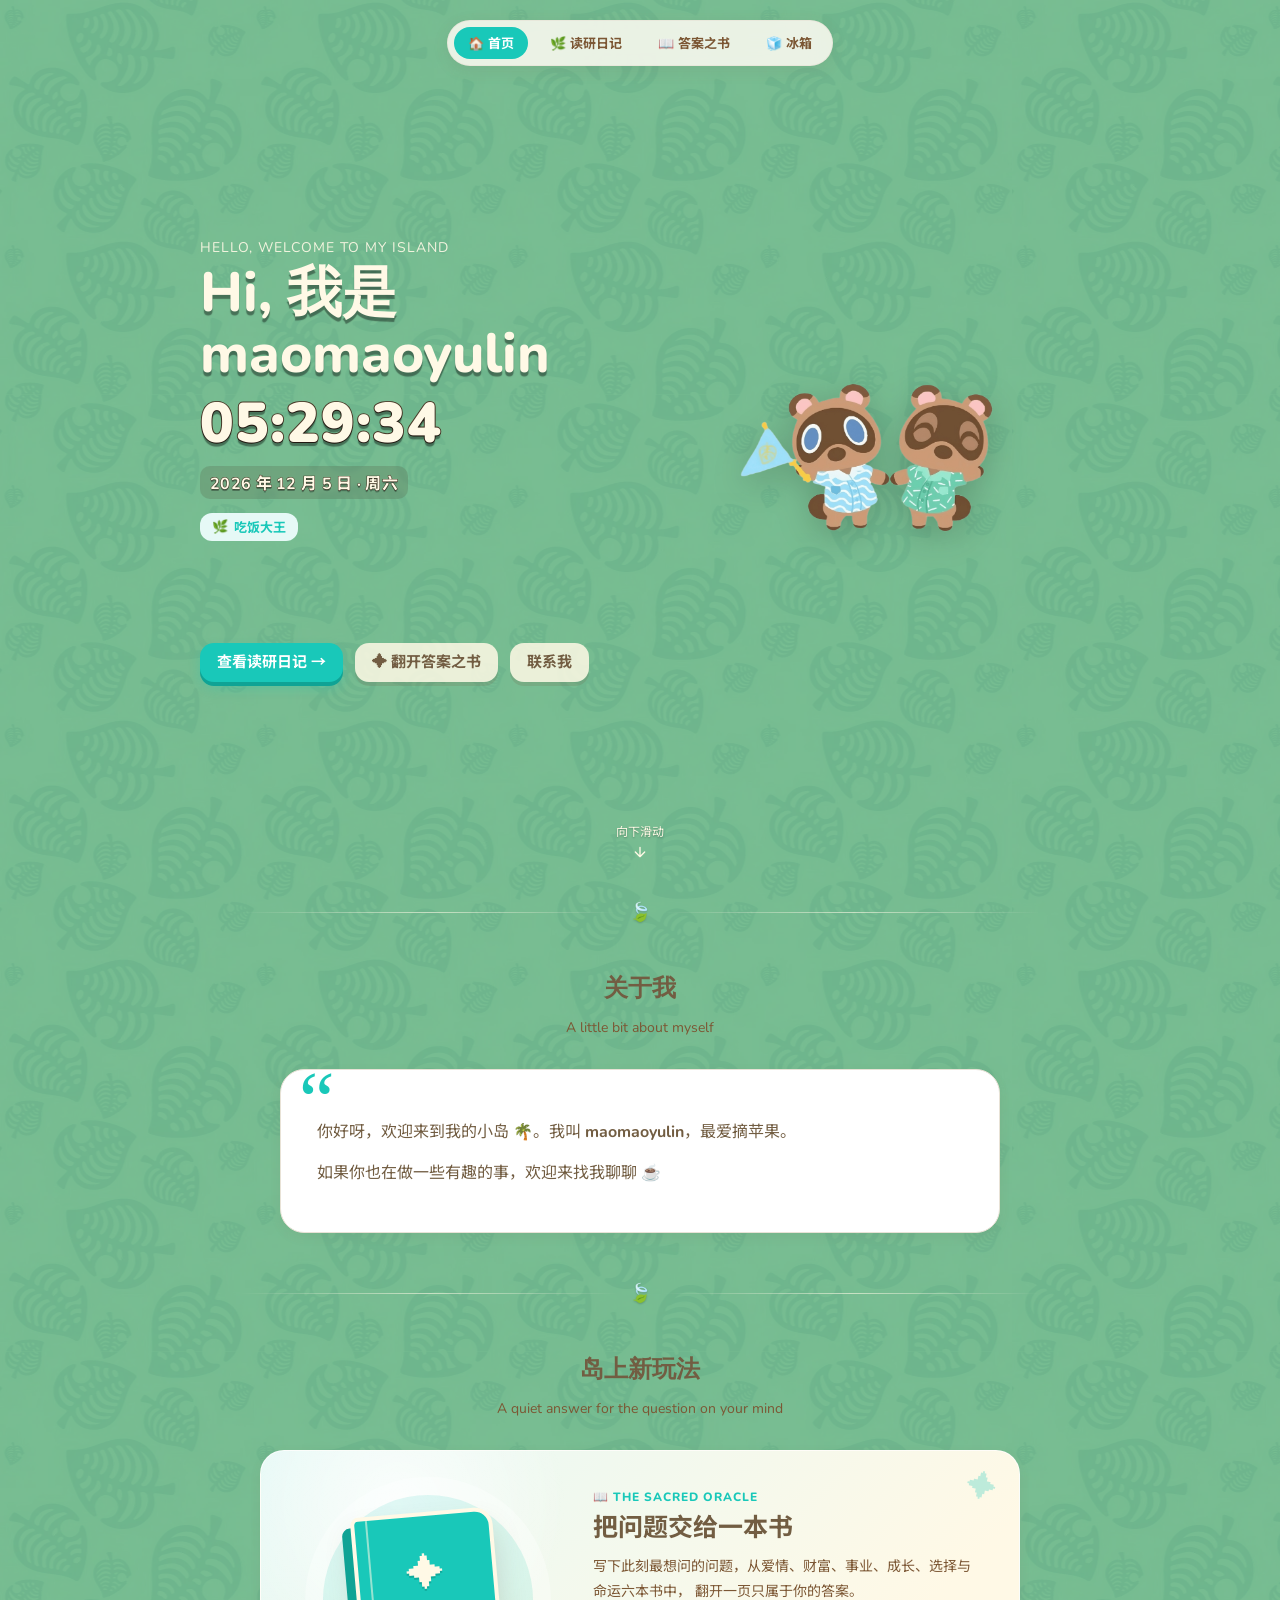
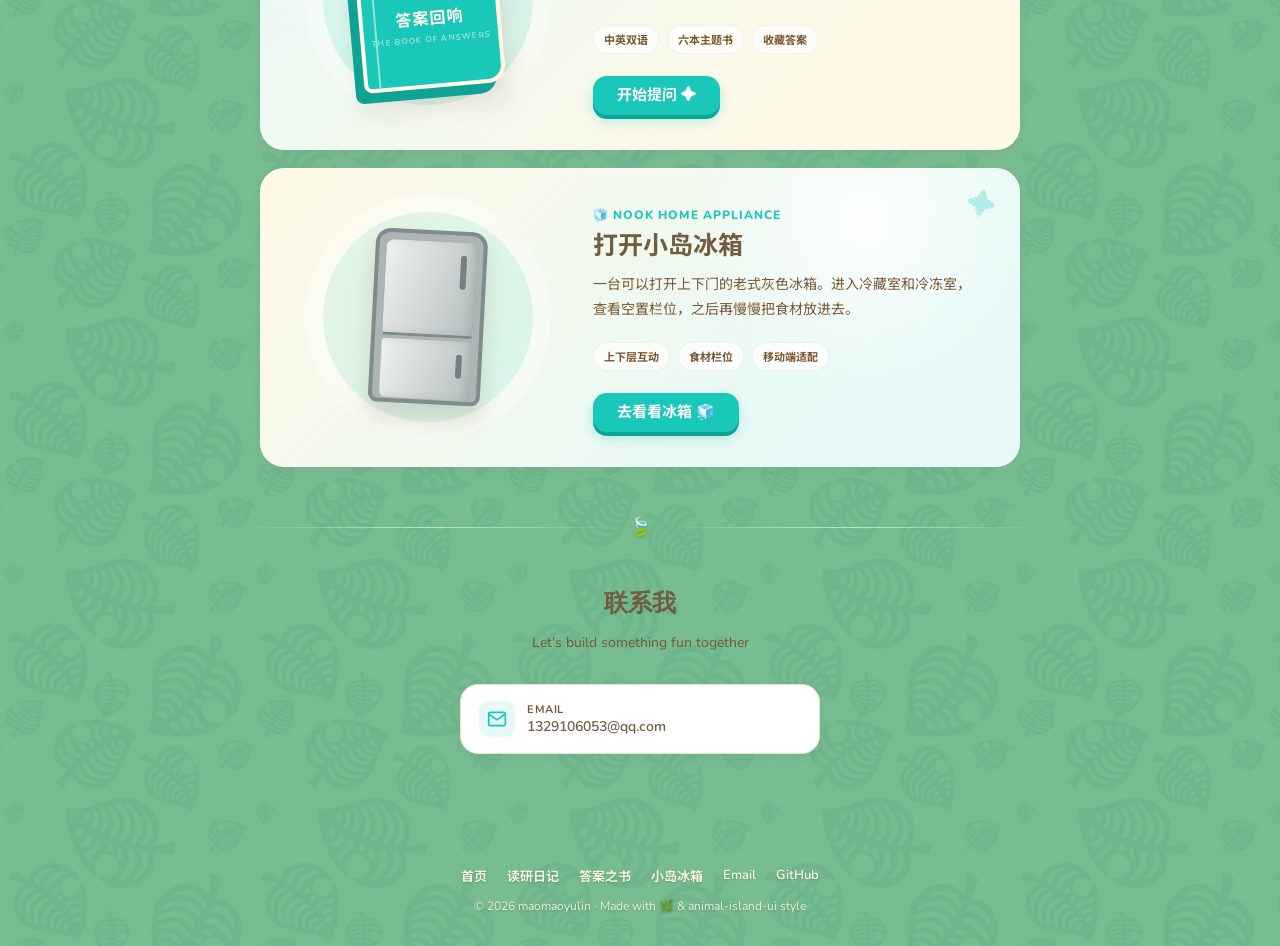
<file: index.html>
<!doctype html>
<html lang="zh-CN">
<head>
    <meta charset="UTF-8" />
    <meta name="viewport" content="width=device-width, initial-scale=1.0" />
    <link rel="icon" href="./assets/favicon.ico" />
    <title>Hi, 我是maomaoyulin</title>

    <!-- Fonts: 与原项目保持一致 -->
    <link rel="preconnect" href="https://fonts.googleapis.com" />
    <link rel="preconnect" href="https://fonts.gstatic.com" crossorigin />
    <link
        href="https://fonts.googleapis.com/css2?family=Nunito:wght@500;700;800;900&family=Noto+Sans+SC:wght@400;500;700&display=swap"
        rel="stylesheet"
    />

    <style>
        /* ============================================
           Design Tokens (与 animal-island-ui 对齐)
           ============================================ */
        :root {
            --animal-primary: #19c8b9;
            --animal-text: #725d42;
            --animal-text-soft: #7c5734;
            --animal-cream: #fff9e6;
            --animal-bg-soft: #faf8f3;
            --animal-border: #e8e2d6;
            --animal-card: #fff;
            --animal-shadow: 0 4px 12px rgba(114, 93, 66, 0.08);
            --animal-shadow-hover: 0 8px 24px rgba(114, 93, 66, 0.15);
            --animal-radius: 18px;
            --animal-radius-lg: 24px;
        }

        * { box-sizing: border-box; }

        html, body {
            margin: 0;
            padding: 0;
            width: 100%;
            min-height: 100vh;
        }

        body {
            font-family: "Nunito", "Noto Sans SC", "Zen Maru Gothic",
                -apple-system, "PingFang SC", "Hiragino Sans GB",
                "Microsoft YaHei", sans-serif;
            color: var(--animal-text);
            background: url("./assets/home_bg.webp") 0 0 / auto repeat, #7DC395;
            animation: bgScroll 80s linear infinite;
            overflow-x: hidden;
        }

        @keyframes bgScroll {
            0%   { background-position: 100% 0%; }
            100% { background-position: 0% 100%; }
        }

        *::-webkit-scrollbar { display: none; }
        html { scrollbar-width: none; }

        a { color: inherit; text-decoration: none; }

        /* ============================================
           Layout
           ============================================ */
        .page {
            width: 100%;
            min-height: 100vh;
            overflow-y: auto;
            overflow-x: hidden;
        }

        .section {
            padding: 48px 40px;
            max-width: 960px;
            margin: 0 auto;
        }

        .section-title {
            font-family: "Nunito", "Zen Maru Gothic", sans-serif;
            font-size: 24px;
            font-weight: 700;
            color: var(--animal-text);
            margin: 0 0 8px;
            text-align: center;
        }

        .section-desc {
            font-size: 14px;
            color: var(--animal-text-soft);
            text-align: center;
            margin-bottom: 32px;
        }

        /* ============================================
           Hero
           ============================================ */
        .hero {
            display: flex;
            flex-direction: column;
            align-items: center;
            justify-content: center;
            min-height: 100vh;
            padding: 60px 40px 40px;
            position: relative;
        }

        .hero-content {
            display: grid;
            grid-template-columns: 1fr 1fr;
            gap: 100px;
            align-items: center;
            max-width: 880px;
            width: 100%;
        }

        .hero-text { text-align: left; }

        .hero-greeting {
            font-size: 14px;
            color: var(--animal-cream);
            opacity: 0.9;
            letter-spacing: 1px;
            margin-bottom: 6px;
        }

        .hero-title {
            font-family: "Nunito", "Zen Maru Gothic", sans-serif;
            font-size: 55px;
            font-weight: 800;
            line-height: 1.1;
            color: #fff9e6;
            text-shadow: 0 4px 1px rgba(0, 0, 0, 0.4);
            margin: 0 0 12px;
        }

        /* ============================================
           Live Clock (描边字样式 — 模仿 maomaoyulin 视觉)
           ============================================ */
        .clock-row {
            display: flex;
            align-items: baseline;
            gap: 14px;
            margin: 4px 0 14px;
            flex-wrap: wrap;
        }
        .clock-time {
            font-family: "Nunito", "Zen Maru Gothic", sans-serif;
            font-size: 56px;
            font-weight: 900;
            line-height: 1;
            color: #fff9e6;
            -webkit-text-stroke: 2px #4a3a28;
            paint-order: stroke fill;
            text-shadow:
                0 4px 1px rgba(0, 0, 0, 0.4),
                0 1px 0 rgba(0, 0, 0, 0.25);
            letter-spacing: 1px;
            font-variant-numeric: tabular-nums;
        }
        .clock-date {
            font-family: "Nunito", "Noto Sans SC", sans-serif;
            font-size: 16px;
            font-weight: 700;
            color: #fff9e6;
            -webkit-text-stroke: 1px #4a3a28;
            paint-order: stroke fill;
            text-shadow: 0 2px 0 rgba(0, 0, 0, 0.3);
            letter-spacing: 0.3px;
            padding: 4px 10px;
            background: rgba(74, 58, 40, 0.18);
            border-radius: 10px;
            backdrop-filter: blur(2px);
        }
        /* 冒号常亮，静态 */

        .hero-role {
            display: inline-flex;
            align-items: center;
            gap: 6px;
            font-size: 13px;
            font-weight: 700;
            padding: 4px 12px;
            border-radius: 12px;
            background: #e6f9f6;
            color: #19c8b9;
            margin-bottom: 18px;
        }

        .hero-subtitle {
            font-size: 17px;
            color: #fff9e6;
            line-height: 1.7;
            margin: 0 0 28px;
            max-width: 520px;
            min-height: 56px;
            text-shadow: 0 1px 2px rgba(0, 0, 0, 0.25);
        }

        .hero-actions {
            display: flex;
            gap: 12px;
            align-items: center;
            flex-wrap: wrap;
        }
        .hero-actions .btn { padding-inline: 17px; }

        .hero-avatar {
            text-align: center;
            position: relative;
        }

        .hero-avatar img {
            width: 320px;
            height: 200px;
            filter: drop-shadow(0 8px 16px rgba(0, 0, 0, 0.18));
            animation: floaty 4s ease-in-out infinite;
        }

        @keyframes floaty {
            0%, 100% { transform: translateY(0); }
            50%      { transform: translateY(-10px); }
        }

        /* ============================================
           Buttons
           ============================================ */
        .btn {
            display: inline-flex;
            align-items: center;
            justify-content: center;
            gap: 6px;
            font-family: inherit;
            font-weight: 700;
            font-size: 15px;
            line-height: 1;
            padding: 12px 24px;
            border-radius: 14px;
            border: none;
            cursor: pointer;
            transition: transform 0.15s ease, box-shadow 0.2s ease,
                background 0.2s ease;
            user-select: none;
        }

        .btn-primary {
            background: var(--animal-primary);
            color: #fff;
            box-shadow: 0 4px 0 #0fa395, 0 6px 12px rgba(25, 200, 185, 0.3);
        }
        .btn-primary:hover {
            transform: translateY(-2px);
            box-shadow: 0 6px 0 #0fa395, 0 10px 20px rgba(25, 200, 185, 0.35);
        }
        .btn-primary:active {
            transform: translateY(2px);
            box-shadow: 0 2px 0 #0fa395, 0 3px 6px rgba(25, 200, 185, 0.3);
        }

        .btn-ghost {
            background: rgba(255, 249, 230, 0.85);
            color: var(--animal-text);
            box-shadow: 0 4px 0 rgba(114, 93, 66, 0.18);
        }
        .btn-ghost:hover {
            transform: translateY(-2px);
            background: #fff;
            box-shadow: 0 6px 0 rgba(114, 93, 66, 0.2);
        }
        .btn-ghost:active {
            transform: translateY(2px);
            box-shadow: 0 2px 0 rgba(114, 93, 66, 0.18);
        }

        /* ============================================
           Scroll Hint
           ============================================ */
        .scroll-hint {
            position: absolute;
            bottom: 40px;
            left: 50%;
            transform: translateX(-50%);
            display: flex;
            flex-direction: column;
            align-items: center;
            gap: 4px;
            cursor: pointer;
            animation: bounce 2s ease-in-out infinite;
        }

        .scroll-hint span {
            color: #fff9e6;
            font-size: 12px;
            text-shadow: 0 1px 2px rgba(0, 0, 0, 0.3);
        }

        @keyframes bounce {
            0%, 100% { transform: translateX(-50%) translateY(0);   opacity: 1; }
            50%      { transform: translateX(-50%) translateY(-8px); opacity: 0.7; }
        }

        /* ============================================
           Cards (用于技能/关于我)
           ============================================ */
        .feature-grid {
            display: grid;
            grid-template-columns: repeat(auto-fit, minmax(200px, 1fr));
            gap: 16px;
        }

        .card {
            background: var(--animal-card);
            border: 1px solid var(--animal-border);
            border-radius: var(--animal-radius);
            padding: 24px 20px;
            text-align: center;
            box-shadow: var(--animal-shadow);
            transition: transform 0.3s ease, box-shadow 0.3s ease;
        }

        .card:hover {
            transform: translateY(-4px);
            box-shadow: var(--animal-shadow-hover);
        }

        .card img {
            width: 42px;
            height: 42px;
            transition: transform 0.3s ease;
        }

        .card:hover img {
            transform: scale(1.1) rotate(-4deg);
            animation: iconBounce 0.4s ease forwards;
        }

        @keyframes iconBounce {
            0%   { transform: scale(1)   rotate(0deg); }
            50%  { transform: scale(1.2) rotate(-5deg); }
            100% { transform: scale(1.1) rotate(-4deg); }
        }

        .card-title {
            font-size: 15px;
            font-weight: 700;
            color: var(--animal-text);
            margin: 12px 0 6px;
        }

        .card-desc {
            font-size: 13px;
            color: var(--animal-text-soft);
            line-height: 1.6;
            display: -webkit-box;
            -webkit-line-clamp: 3;
            -webkit-box-orient: vertical;
            overflow: hidden;
            text-overflow: ellipsis;
        }

        /* ============================================
           Divider
           ============================================ */
        .divider {
            display: flex;
            align-items: center;
            justify-content: center;
            gap: 12px;
            margin: 0 auto;
            max-width: 800px;
        }
        .divider::before,
        .divider::after {
            content: "";
            flex: 1;
            height: 1px;
            background: linear-gradient(
                90deg,
                transparent,
                rgba(255, 249, 230, 0.6),
                transparent
            );
        }
        .divider span {
            color: #fff9e6;
            font-size: 18px;
            text-shadow: 0 1px 2px rgba(0, 0, 0, 0.2);
        }

        /* ============================================
           About
           ============================================ */
        .about-card {
            background: var(--animal-card);
            border: 1px solid var(--animal-border);
            border-radius: var(--animal-radius-lg);
            padding: 32px 36px;
            max-width: 720px;
            margin: 0 auto;
            box-shadow: var(--animal-shadow);
            position: relative;
        }
        .about-card::before {
            content: "“";
            position: absolute;
            top: -10px;
            left: 18px;
            font-size: 80px;
            color: var(--animal-primary);
            line-height: 1;
            font-family: Georgia, serif;
        }
        .about-text {
            font-size: 15px;
            color: var(--animal-text-soft);
            line-height: 1.9;
            margin: 0;
        }
        .about-text p { margin: 0 0 14px; }
        .about-text p:last-child { margin-bottom: 0; }
        .about-text strong {
            color: var(--animal-text);
            background: linear-gradient(transparent 65%, rgba(25, 200, 185, 0.22) 65%);
            padding: 0 2px;
        }

        /* ============================================
           Island Feature · 答案之书
           ============================================ */
        .island-feature {
            display: grid;
            grid-template-columns: minmax(220px, 0.8fr) minmax(300px, 1.2fr);
            align-items: center;
            gap: 36px;
            overflow: hidden;
            background:
                radial-gradient(circle at 18% 18%, rgba(255,255,255,0.78), transparent 25%),
                linear-gradient(135deg, #e6f9f6 0%, #fff9e6 78%);
            border: 1px solid rgba(255, 255, 255, 0.72);
            border-radius: var(--animal-radius-lg);
            padding: 34px 38px;
            max-width: 760px;
            margin: 0 auto;
            box-shadow: var(--animal-shadow);
            position: relative;
        }
        .island-feature::after {
            content: "✦";
            position: absolute;
            right: 22px;
            top: 16px;
            color: rgba(25, 200, 185, 0.28);
            font-size: 30px;
            transform: rotate(12deg);
        }
        .oracle-art {
            min-height: 220px;
            display: grid;
            place-items: center;
            position: relative;
        }
        .oracle-art::before {
            content: "";
            position: absolute;
            width: 210px;
            height: 210px;
            border-radius: 50%;
            background: rgba(25, 200, 185, 0.12);
            box-shadow: 0 0 0 18px rgba(255,255,255,0.3);
        }
        .oracle-book {
            width: 142px;
            height: 176px;
            position: relative;
            z-index: 1;
            border-radius: 8px 18px 18px 8px;
            background: #19c8b9;
            border: 4px solid #fff9e6;
            box-shadow: -9px 10px 0 #0fa395, 0 18px 28px rgba(114,93,66,0.2);
            transform: rotate(-5deg);
            display: flex;
            flex-direction: column;
            align-items: center;
            justify-content: center;
            color: #fff9e6;
        }
        .oracle-book::before {
            content: "";
            position: absolute;
            left: 11px;
            top: 0;
            bottom: 0;
            width: 2px;
            background: rgba(255,249,230,0.55);
        }
        .oracle-book-star {
            font-size: 38px;
            line-height: 1;
            text-shadow: 0 2px 0 rgba(15,163,149,0.8);
        }
        .oracle-book strong {
            margin-top: 12px;
            font-size: 16px;
            letter-spacing: 0.08em;
        }
        .oracle-book small {
            margin-top: 4px;
            font-size: 8px;
            letter-spacing: 0.16em;
            opacity: 0.82;
        }
        .feature-kicker {
            display: inline-flex;
            align-items: center;
            gap: 6px;
            color: var(--animal-primary);
            font-size: 12px;
            font-weight: 800;
            letter-spacing: 0.08em;
            margin-bottom: 8px;
        }
        .feature-copy h3 {
            margin: 0 0 10px;
            color: var(--animal-text);
            font-size: 25px;
            line-height: 1.25;
        }
        .feature-copy p {
            margin: 0 0 20px;
            color: var(--animal-text-soft);
            font-size: 14px;
            line-height: 1.8;
        }

        /* ============================================
           Island Feature · 小岛冰箱
           ============================================ */
        .fridge-feature {
            margin-top: 18px;
            background:
                radial-gradient(circle at 80% 18%, rgba(255,255,255,0.82), transparent 26%),
                linear-gradient(135deg, #fff9e6 0%, #e6f9f6 78%);
        }
        .mini-fridge-art {
            min-height: 220px;
            display: grid;
            place-items: center;
            position: relative;
        }
        .mini-fridge-art::before {
            content: "";
            position: absolute;
            width: 210px;
            height: 210px;
            border-radius: 50%;
            background: rgba(25, 200, 185, 0.1);
            box-shadow: 0 0 0 18px rgba(255,255,255,0.3);
        }
        .mini-fridge {
            position: relative;
            z-index: 1;
            width: 112px;
            height: 174px;
            padding: 7px;
            border: 4px solid #7f8b8c;
            border-radius: 15px 15px 9px 9px;
            background: #aab5b4;
            box-shadow: 0 15px 23px rgba(114,93,66,0.2);
            transform: rotate(3deg);
        }
        .mini-fridge span {
            position: relative;
            display: block;
            border-radius: 8px 8px 3px 3px;
            background: linear-gradient(110deg, #eef1ef, #b6c0bf);
            box-shadow: inset -5px 0 7px rgba(83,93,94,.14);
        }
        .mini-fridge span:first-child { height: 96px; border-bottom: 3px solid #7f8b8c; }
        .mini-fridge span:last-child { height: 59px; margin-top: 3px; border-radius: 3px 3px 6px 6px; }
        .mini-fridge span::after {
            content: "";
            position: absolute;
            right: 9px;
            top: 13px;
            width: 6px;
            height: 34px;
            border-radius: 5px;
            background: #748081;
        }
        .mini-fridge span:last-child::after { height: 24px; }
        .feature-meta {
            display: flex;
            flex-wrap: wrap;
            gap: 8px;
            margin: 0 0 22px;
        }
        .feature-meta span {
            padding: 5px 10px;
            border-radius: 999px;
            background: rgba(255,255,255,0.72);
            color: var(--animal-text-soft);
            font-size: 11px;
            font-weight: 700;
            border: 1px solid rgba(114,93,66,0.08);
        }

        /* ============================================
           Timeline
           ============================================ */
        .timeline {
            position: relative;
            max-width: 720px;
            margin: 0 auto;
            padding-left: 32px;
        }
        .timeline::before {
            content: "";
            position: absolute;
            left: 8px;
            top: 8px;
            bottom: 8px;
            width: 2px;
            background: linear-gradient(180deg, #19c8b9, #5abf98);
            border-radius: 2px;
        }
        .tl-item {
            position: relative;
            padding: 0 0 28px 24px;
        }
        .tl-item:last-child { padding-bottom: 0; }
        .tl-item::before {
            content: "";
            position: absolute;
            left: -28px;
            top: 6px;
            width: 14px;
            height: 14px;
            border-radius: 50%;
            background: #fff;
            border: 3px solid #19c8b9;
            box-shadow: 0 0 0 4px rgba(25, 200, 185, 0.15);
        }
        .tl-period {
            font-size: 12px;
            font-weight: 700;
            color: #19c8b9;
            letter-spacing: 0.5px;
            margin-bottom: 2px;
        }
        .tl-title {
            font-size: 16px;
            font-weight: 700;
            color: var(--animal-text);
            margin: 0 0 2px;
        }
        .tl-company {
            font-size: 13px;
            color: var(--animal-text-soft);
            font-weight: 600;
            margin-bottom: 6px;
        }
        .tl-desc {
            font-size: 13px;
            color: var(--animal-text-soft);
            line-height: 1.7;
            margin: 0;
        }

        /* ============================================
           Contact
           ============================================ */
        .contact-grid {
            display: grid;
            grid-template-columns: repeat(auto-fit, minmax(220px, 1fr));
            gap: 14px;
            max-width: 720px;
            margin: 0 auto;
        }
        .contact-card {
            display: flex;
            align-items: center;
            gap: 12px;
            background: var(--animal-card);
            border: 1px solid var(--animal-border);
            border-radius: var(--animal-radius);
            padding: 16px 18px;
            box-shadow: var(--animal-shadow);
            transition: transform 0.2s ease, box-shadow 0.2s ease;
        }
        .contact-card:hover {
            transform: translateY(-2px);
            box-shadow: var(--animal-shadow-hover);
        }
        .contact-icon {
            flex-shrink: 0;
            width: 36px;
            height: 36px;
            border-radius: 10px;
            background: #e6f9f6;
            color: #19c8b9;
            display: flex;
            align-items: center;
            justify-content: center;
        }
        .contact-icon svg { width: 20px; height: 20px; }
        .contact-text { display: flex; flex-direction: column; }
        .contact-label {
            font-size: 11px;
            color: var(--animal-text-soft);
            text-transform: uppercase;
            letter-spacing: 0.5px;
            font-weight: 700;
        }
        .contact-value {
            font-size: 14px;
            color: var(--animal-text);
            font-weight: 600;
        }

        /* ============================================
           Footer
           ============================================ */
        .footer {
            padding: 32px 40px;
            text-align: center;
            font-size: 12px;
            color: rgba(255, 249, 230, 0.9);
            margin-top: 32px;
            text-shadow: 0 1px 2px rgba(0, 0, 0, 0.2);
        }
        .footer-links {
            display: flex;
            justify-content: center;
            gap: 20px;
            margin-bottom: 12px;
        }
        .footer-link {
            font-size: 13px;
            color: #fff9e6;
            cursor: pointer;
            font-weight: 600;
            transition: opacity 0.2s ease;
        }
        .footer-link:hover { opacity: 0.7; }

        /* ============================================
           Top Nav
           ============================================ */
        .top-nav {
            position: fixed;
            top: 20px;
            left: 50%;
            transform: translateX(-50%);
            z-index: 50;
            display: flex;
            gap: 8px;
            background: rgba(255, 252, 244, 0.85);
            backdrop-filter: blur(12px);
            -webkit-backdrop-filter: blur(12px);
            border: 1px solid rgba(232, 226, 214, 0.6);
            border-radius: 999px;
            padding: 6px;
            box-shadow: 0 4px 16px rgba(114, 93, 66, 0.1);
            white-space: nowrap;
        }
        .top-nav a {
            display: inline-flex;
            align-items: center;
            gap: 6px;
            padding: 6px 14px;
            border-radius: 999px;
            font-size: 13px;
            font-weight: 700;
            color: var(--animal-text-soft);
            transition: background 0.2s ease, color 0.2s ease;
        }
        .top-nav a:hover { background: #f0e8d8; color: var(--animal-text); }
        .top-nav a.active {
            background: var(--animal-primary);
            color: #fff;
        }

        /* ============================================
           Responsive
           ============================================ */
        @media (max-width: 768px) {
            .hero-content {
                grid-template-columns: 1fr;
                gap: 24px;
                text-align: center;
            }
            .hero-text { text-align: center; }
            .hero-title { font-size: 38px; }
            .hero-subtitle { font-size: 14px; margin: 0 auto 24px; }
            .hero-actions { justify-content: center; }
            .hero-avatar img { width: 200px; height: 124px; }
            .section { padding: 32px 16px; }
            .about-card { padding: 24px 20px; }
            .top-nav { top: 12px; font-size: 12px; }
            .top-nav a { padding: 5px 10px; }
            .island-feature {
                grid-template-columns: 1fr;
                gap: 8px;
                padding: 26px 22px 28px;
                text-align: center;
            }
            .oracle-art { min-height: 190px; }
            .mini-fridge-art { min-height: 190px; }
            .feature-meta { justify-content: center; }
            .feature-copy .btn { width: 100%; }
        }

        @media (max-width: 390px) {
            .top-nav { gap: 2px; padding: 5px; }
            .top-nav a { gap: 3px; padding: 5px 7px; font-size: 11px; }
        }
    </style>
</head>
<body>
    <!-- 顶部导航 -->
    <nav class="top-nav">
        <a href="./index.html" class="active">🏠 首页</a>
        <a href="./diary.html">🌿 读研日记</a>
        <a href="./book-of-answers/">📖 答案之书</a>
        <a href="./fridge.html">🧊 冰箱</a>
    </nav>

    <div class="page">
        <!-- Hero -->
        <section class="hero">
            <div class="hero-content">
                <div class="hero-text">
                    <div class="hero-greeting">HELLO, WELCOME TO MY ISLAND</div>
                    <h1 class="hero-title">Hi, 我是<br />maomaoyulin</h1>

                    <!-- Live clock — 描边字样式 -->
                    <div class="clock-row">
                        <div class="clock-time" id="clockTime">--:--:--</div>
                        <div class="clock-date" id="clockDate">--</div>
                    </div>

                    <span class="hero-role">
                        <span>🌿</span> 吃饭大王
                    </span>
                    <p class="hero-subtitle" id="typewriter"></p>
                    <div class="hero-actions">
                        <a class="btn btn-primary" href="./diary.html">
                            查看读研日记 →
                        </a>
                        <a class="btn btn-ghost" href="./book-of-answers/">
                            ✦ 翻开答案之书
                        </a>
                        <a class="btn btn-ghost" href="#contact">
                            联系我
                        </a>
                    </div>
                </div>
                <div class="hero-avatar">
                    <img
                        src="./assets/animal_icon.png"
                        alt="avatar"
                        decoding="async"
                    />
                </div>
            </div>

            <div class="scroll-hint" onclick="window.scrollTo({ top: window.innerHeight, behavior: 'smooth' })">
                <span>向下滑动</span>
                <svg width="16" height="16" viewBox="0 0 24 24" fill="none">
                    <path
                        d="M12 5v14M5 12l7 7 7-7"
                        stroke="#fff9e6"
                        stroke-width="2"
                        stroke-linecap="round"
                        stroke-linejoin="round"
                    />
                </svg>
            </div>
        </section>

        <div class="divider"><span>🍃</span></div>

        <!-- 关于我 -->
        <section class="section" id="about">
            <h2 class="section-title">关于我</h2>
            <p class="section-desc">A little bit about myself</p>
            <div class="about-card">
                <p class="about-text">
                    <p>你好呀，欢迎来到我的小岛 🌴。我叫 <strong>maomaoyulin</strong>，最爱摘苹果。</p>
                    <p>如果你也在做一些有趣的事，欢迎来找我聊聊 ☕️</p>
                </p>
            </div>
        </section>

        <div class="divider"><span>🍃</span></div>

        <!-- 岛上新玩法 -->
        <section class="section" id="book-of-answers">
            <h2 class="section-title">岛上新玩法</h2>
            <p class="section-desc">A quiet answer for the question on your mind</p>
            <article class="island-feature">
                <div class="oracle-art" aria-hidden="true">
                    <div class="oracle-book">
                        <span class="oracle-book-star">✦</span>
                        <strong>答案回响</strong>
                        <small>THE BOOK OF ANSWERS</small>
                    </div>
                </div>
                <div class="feature-copy">
                    <span class="feature-kicker">📖 THE SACRED ORACLE</span>
                    <h3>把问题交给一本书</h3>
                    <p>
                        写下此刻最想问的问题，从爱情、财富、事业、成长、选择与命运六本书中，
                        翻开一页只属于你的答案。
                    </p>
                    <div class="feature-meta" aria-label="功能特点">
                        <span>中英双语</span>
                        <span>六本主题书</span>
                        <span>收藏答案</span>
                    </div>
                    <a class="btn btn-primary" href="./book-of-answers/">
                        开始提问 ✦
                    </a>
                </div>
            </article>
            <article class="island-feature fridge-feature">
                <div class="mini-fridge-art" aria-hidden="true">
                    <div class="mini-fridge"><span></span><span></span></div>
                </div>
                <div class="feature-copy">
                    <span class="feature-kicker">🧊 NOOK HOME APPLIANCE</span>
                    <h3>打开小岛冰箱</h3>
                    <p>一台可以打开上下门的老式灰色冰箱。进入冷藏室和冷冻室，查看空置栏位，之后再慢慢把食材放进去。</p>
                    <div class="feature-meta">
                        <span>上下层互动</span>
                        <span>食材栏位</span>
                        <span>移动端适配</span>
                    </div>
                    <a class="btn btn-primary" href="./fridge.html">去看看冰箱 🧊</a>
                </div>
            </article>
        </section>

        <div class="divider"><span>🍃</span></div>

    
        <!-- 联系 -->
 <section class="section" id="contact">
            <h2 class="section-title">联系我</h2>
            <p class="section-desc">Let's build something fun together</p>
            
            <div class="contact-grid" style="display: flex; justify-content: center;">
                
                <a class="contact-card" href="mailto:1329106053@qq.com" style="width: 100%; max-width: 360px; box-sizing: border-box;">
                    <div class="contact-icon">
                        <svg viewBox="0 0 24 24" fill="none" stroke="currentColor" stroke-width="2">
                            <path d="M4 4h16c1.1 0 2 .9 2 2v12c0 1.1-.9 2-2 2H4c-1.1 0-2-.9-2-2V6c0-1.1.9-2 2-2z"/>
                            <polyline points="22,6 12,13 2,6"/>
                        </svg>
                    </div>
                    <div class="contact-text">
                        <span class="contact-label">Email</span>
                        <span class="contact-value">1329106053@qq.com</span>
                    </div>
                </a>
            </div>
        </section>

        <!-- Footer -->
        <footer class="footer">
            <div class="footer-links">
                <a class="footer-link" href="./index.html">首页</a>
                <a class="footer-link" href="./diary.html">读研日记</a>
                <a class="footer-link" href="./book-of-answers/">答案之书</a>
                <a class="footer-link" href="./fridge.html">小岛冰箱</a>
                <a class="footer-link" href="mailto:1329106053@qq.com">Email</a>
                <a class="footer-link" href="https://github.com" target="_blank" rel="noopener">GitHub</a>
            </div>
            <div>© 2026 maomaoyulin · Made with 🌿 & animal-island-ui style</div>
        </footer>
    </div>

    <script>
        // ============================================
        // 实时时间 + 日期 (描边字样式)
        // ============================================
        (function () {
            const tEl = document.getElementById("clockTime");
            const dEl = document.getElementById("clockDate");
            if (!tEl || !dEl) return;

            const WEEK = ["周日", "周一", "周二", "周三", "周四", "周五", "周六"];

            const pad = (n) => String(n).padStart(2, "0");

            function render() {
                const d = new Date();
                const hh = pad(d.getHours());
                const mm = pad(d.getMinutes());
                const ss = pad(d.getSeconds());
                tEl.innerHTML = `${hh}<span class="colon">:</span>${mm}<span class="colon">:</span>${ss}`;

                const y = d.getFullYear();
                const m = d.getMonth() + 1;
                const day = d.getDate();
                const w = WEEK[d.getDay()];
                dEl.textContent = `${y} 年 ${m} 月 ${day} 日 · ${w}`;
            }

            render();
            setInterval(render, 1000);
        })();

        // 简易 Typewriter 效果
        (function () {
            const el = document.getElementById("typewriter");
            if (!el) return;
            const lines = [
                "在键盘上写代码，也在小岛上种花 🌻。",
                "开始读研。",
                "想一起做点好玩的事？👉 翻到底联系我 ☕️",
            ];
            let li = 0, ci = 0, deleting = false;
            function tick() {
                const cur = lines[li];
                if (!deleting) {
                    ci++;
                    el.textContent = cur.slice(0, ci);
                    if (ci === cur.length) {
                        deleting = true;
                        setTimeout(tick, 1800);
                        return;
                    }
                    setTimeout(tick, 60);
                } else {
                    ci--;
                    el.textContent = cur.slice(0, ci);
                    if (ci === 0) {
                        deleting = false;
                        li = (li + 1) % lines.length;
                        setTimeout(tick, 300);
                        return;
                    }
                    setTimeout(tick, 30);
                }
            }
            tick();
        })();
    </script>
</body>
</html>
</file>
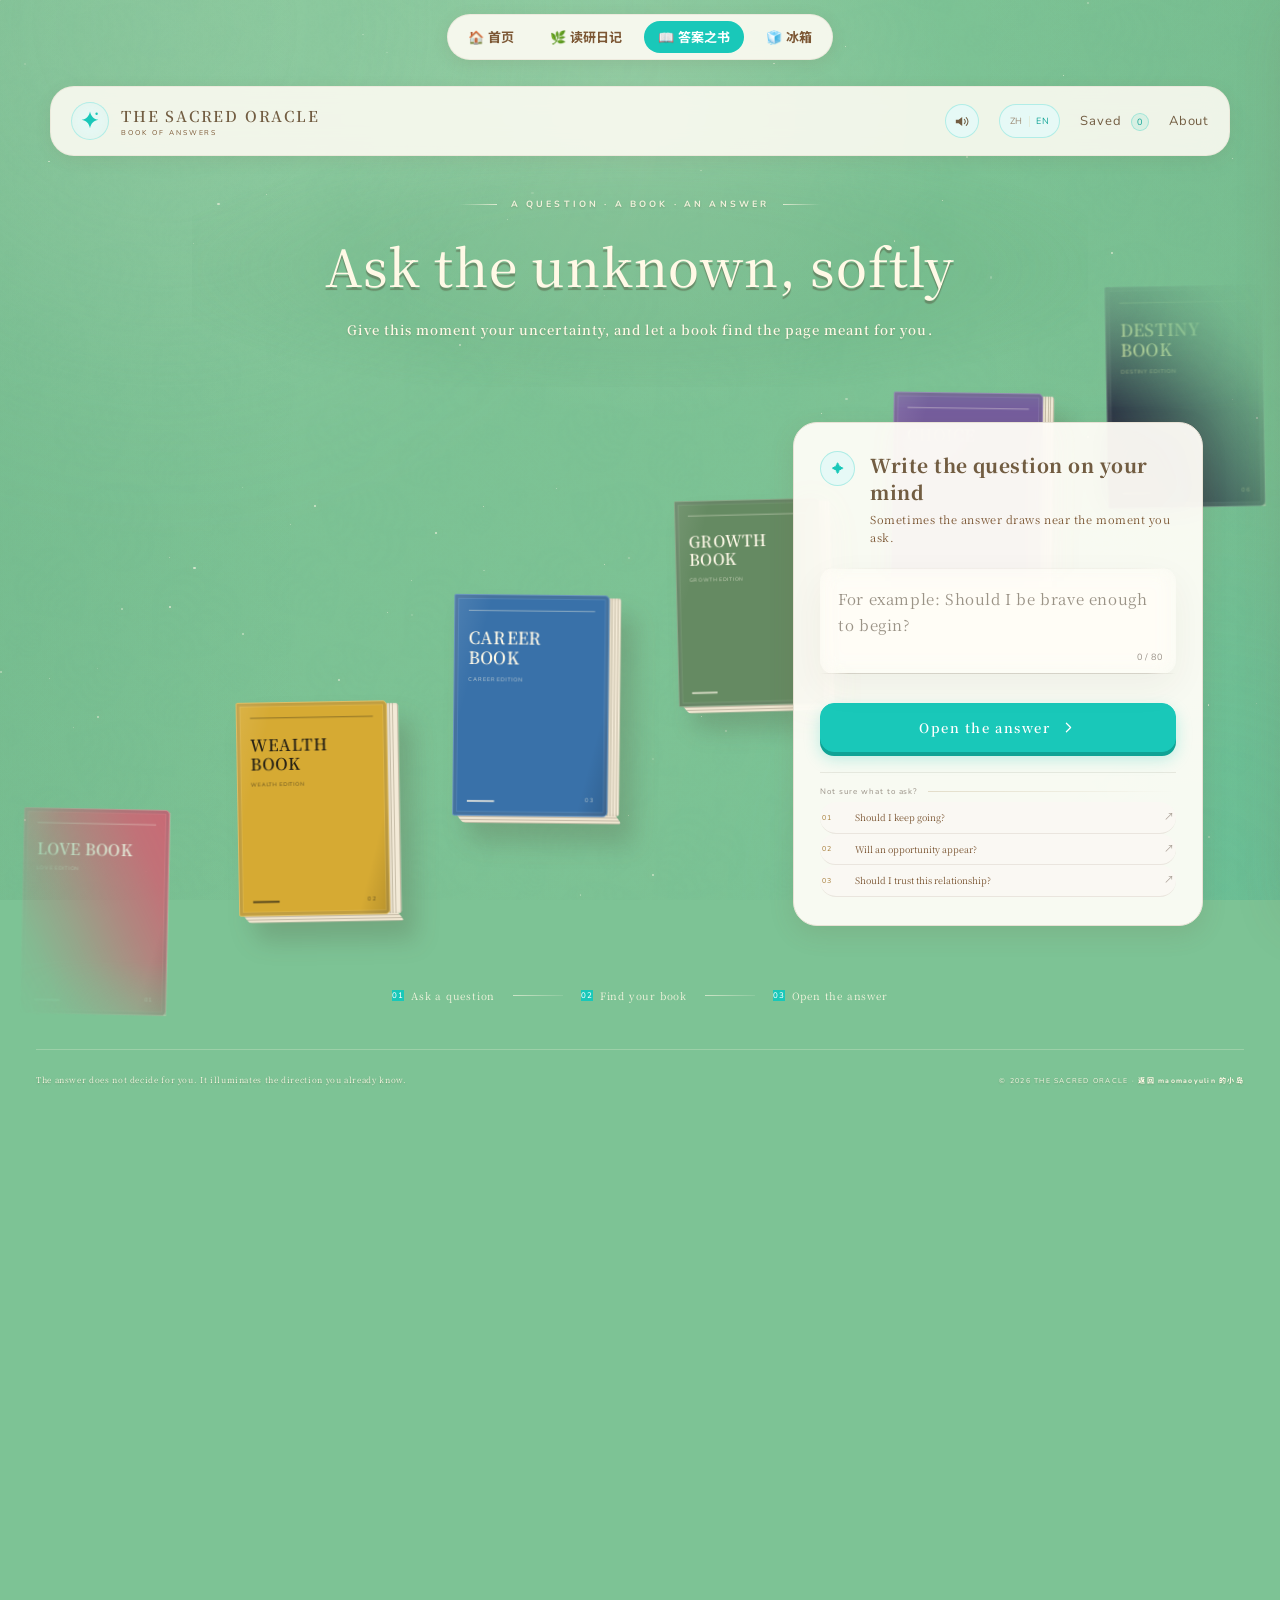
<file: book-of-answers/index.html>
<!doctype html>
<html lang="zh-CN">
  <head>
    <meta charset="UTF-8" />
    <meta name="viewport" content="width=device-width, initial-scale=1.0" />
    <meta name="theme-color" content="#7dc395" />
    <meta
      name="description"
      content="答案回响——问出心中的问题，翻开一本书，获得一句答案。"
    />
    <title>答案之书 · maomaoyulin</title>
    <link rel="icon" href="../assets/favicon.ico" />
    <link rel="preconnect" href="https://fonts.googleapis.com" />
    <link rel="preconnect" href="https://fonts.gstatic.com" crossorigin />
    <link
      href="https://fonts.googleapis.com/css2?family=Nunito:wght@500;700;800;900&family=Noto+Sans+SC:wght@400;500;700&family=Noto+Serif+SC:wght@400;500;600;700&display=swap"
      rel="stylesheet"
    />
    <link rel="stylesheet" href="./styles.css" />
  </head>
  <body>
    <nav class="island-nav" aria-label="个人网站导航">
      <a href="../index.html">🏠 首页</a>
      <a href="../diary.html">🌿 读研日记</a>
      <a href="./index.html" class="active">📖 答案之书</a>
      <a href="../fridge.html">🧊 冰箱</a>
    </nav>

    <div class="sky" aria-hidden="true">
      <div class="aurora aurora-one"></div>
      <div class="aurora aurora-two"></div>
      <div class="grain"></div>
      <div id="stars" class="stars"></div>
    </div>

    <header class="site-header">
      <a class="brand" href="#" aria-label="答案回响首页" data-i18n-aria="homeAria" data-reset>
        <span class="brand-mark" aria-hidden="true">
          <svg viewBox="0 0 40 40" role="img">
            <path d="M20 4c1.7 8 6.3 12.6 14 14-7.7 1.4-12.3 6-14 14-1.6-8-6.2-12.6-14-14 7.8-1.4 12.4-6 14-14Z" />
            <circle cx="31" cy="8" r="2" />
          </svg>
        </span>
        <span>
          <strong data-i18n="brandTitle">答案回响</strong>
          <small data-i18n="brandSubtitle">AI ORACLE OF ANSWERS</small>
        </span>
      </a>

      <nav class="site-nav" aria-label="主导航" data-i18n-aria="navAria">
        <button id="soundToggle" class="header-icon-button sound-toggle" type="button" aria-label="关闭音效" aria-pressed="true" title="音效：开">
          <svg viewBox="0 0 24 24" aria-hidden="true">
            <path class="speaker-body" d="M4 9.5v5h4l5 4V5.5l-5 4H4Z" />
            <path class="audio-waves" d="M16 9a4 4 0 0 1 0 6M18.7 6.5a7.5 7.5 0 0 1 0 11" />
            <path class="audio-slash" d="m16 10 5 5m0-5-5 5" />
          </svg>
        </button>
        <div class="language-switch" role="group" aria-label="语言选择" data-i18n-aria="languageAria">
          <button class="language-option is-active" type="button" data-language="zh" data-i18n="languageZh" aria-pressed="true">中</button>
          <i></i>
          <button class="language-option" type="button" data-language="en" aria-pressed="false">EN</button>
        </div>
        <button id="openSaved" class="nav-button" type="button">
          <span data-i18n="savedNav">我的收藏</span>
          <span id="savedCount" class="count-badge" hidden>0</span>
        </button>
        <button id="openAbout" class="nav-button" type="button" data-i18n="aboutNav">关于</button>
      </nav>
    </header>

    <main>
      <section id="homeScreen" class="screen home-screen is-active" aria-labelledby="homeTitle">
        <div class="hero-copy">
          <p class="eyebrow"><span></span> A QUESTION · A BOOK · AN ANSWER <span></span></p>
          <h1 id="homeTitle" data-i18n-html="heroTitle">向未知，<em>轻声问一句</em></h1>
          <p class="hero-description" data-i18n="heroDescription">
            把困惑交给此刻，让一本书替你翻到答案所在的那一页。
          </p>
        </div>

        <div class="home-content">
          <div class="book-stage home-book-stage" aria-hidden="true">
            <div id="homeBookLoop" class="home-book-loop">
              <div id="homeLoopTrack" class="home-loop-track"></div>
            </div>
            <div class="orbit orbit-one"><i></i><i></i><i></i></div>
            <div class="orbit orbit-two"><i></i><i></i></div>
            <div class="floor-glow"></div>
            <div class="closed-book">
              <div class="book-edge"></div>
              <div class="book-spine"></div>
              <div class="book-cover">
                <span class="cover-corner corner-tl"></span>
                <span class="cover-corner corner-tr"></span>
                <span class="cover-corner corner-bl"></span>
                <span class="cover-corner corner-br"></span>
                <div class="cover-sigil">
                  <svg viewBox="0 0 120 120">
                    <circle cx="60" cy="60" r="46" />
                    <circle cx="60" cy="60" r="34" />
                    <path d="M60 12v16M60 92v16M12 60h16M92 60h16M26 26l11 11M83 83l11 11M94 26 83 37M37 83 26 94" />
                    <path class="sigil-star" d="M60 34c3.3 15.5 11.7 23.9 27 27-15.3 3.1-23.7 11.5-27 27-3.2-15.5-11.6-23.9-27-27 15.4-3.1 23.8-11.5 27-27Z" />
                  </svg>
                </div>
                <div class="cover-title">
                  <small>THE</small>
                  <strong data-i18n="coverTitle">答案回响</strong>
                  <span data-i18n="coverSubtitle">AI ORACLE OF ANSWERS</span>
                </div>
                <div class="cover-motto">ASK · OPEN · BELIEVE</div>
              </div>
            </div>
            <div class="floating-symbol symbol-heart">♡</div>
            <div class="floating-symbol symbol-coin">◉</div>
            <div class="floating-symbol symbol-star">✦</div>
            <div class="floating-symbol symbol-moon">☾</div>
          </div>

          <div class="question-card">
            <div class="question-heading">
              <span class="mini-spark">✦</span>
              <div>
                <h2 data-i18n="questionHeading">写下你此刻的问题</h2>
                <p data-i18n="questionHint">答案，往往在你问出口时就已经靠近。</p>
              </div>
            </div>

            <form id="questionForm" novalidate>
              <label class="sr-only" for="questionInput" data-i18n="inputLabel">输入你想问的问题</label>
              <div class="input-shell">
                <textarea
                  id="questionInput"
                  name="question"
                  rows="2"
                  maxlength="80"
                  placeholder="例如：我应该勇敢地开始吗？"
                  data-i18n-placeholder="inputPlaceholder"
                  required
                ></textarea>
                <span id="questionCounter" class="question-counter">0 / 80</span>
              </div>
              <p id="inputError" class="input-error" role="alert"></p>
              <button class="primary-button" type="submit">
                <span data-i18n="openAnswer">开启答案</span>
                <svg viewBox="0 0 24 24" aria-hidden="true"><path d="m9 6 6 6-6 6" /></svg>
              </button>
            </form>

            <div class="suggestions" aria-label="问题示例" data-i18n-aria="suggestionsAria">
              <span data-i18n="suggestionLead">不知道问什么？</span>
              <button type="button" data-i18n="suggestionOne" data-question-zh="我应该坚持现在的选择吗？" data-question-en="Should I stay with my current choice?">我应该坚持吗？</button>
              <button type="button" data-i18n="suggestionTwo" data-question-zh="新的机会会在近期出现吗？" data-question-en="Will a new opportunity appear soon?">机会会出现吗？</button>
              <button type="button" data-i18n="suggestionThree" data-question-zh="我该相信这段关系吗？" data-question-en="Should I trust this relationship?">该相信这段关系吗？</button>
            </div>
          </div>
        </div>

        <div class="ritual-steps" aria-label="体验步骤" data-i18n-aria="stepsAria">
          <span><b>01</b><span data-i18n="stepOne">写下问题</span></span><i></i>
          <span><b>02</b><span data-i18n="stepTwo">寻找对应之书</span></span><i></i>
          <span><b>03</b><span data-i18n="stepThree">翻开你的答案</span></span>
        </div>
      </section>

      <section id="readingScreen" class="screen reading-screen" aria-live="polite" aria-labelledby="readingTitle">
        <div class="reading-head">
          <p class="eyebrow"><span></span> YOUR QUESTION HAS BEEN HEARD <span></span></p>
          <h2 id="readingTitle">正在阅读你的问题</h2>
          <p id="questionEcho" class="question-echo"></p>
        </div>

        <div class="reading-visual">
          <div id="readingAura" class="reading-aura"></div>
          <div class="constellation" aria-hidden="true">
            <i></i><i></i><i></i><i></i><i></i><i></i>
          </div>

          <div id="bookUniverse" class="book-universe" aria-hidden="true">
            <div id="bookFieldCamera" class="book-field-camera">
              <div id="bookField" class="book-field"></div>
            </div>
          </div>

          <div id="ritualBook" class="ritual-book" aria-label="正在打开答案之书" data-i18n-aria="ritualBookAria">
            <div class="book-shadow"></div>
            <div class="book-half left-half">
              <div class="page page-left">
                <span class="page-lines"></span>
                <span class="page-flourish">✦</span>
              </div>
            </div>
            <div class="book-half right-half">
              <div class="page page-right">
                <span class="page-lines"></span>
                <span class="page-flourish">✦</span>
              </div>
            </div>
            <div class="turning-pages" aria-hidden="true">
              <span></span><span></span><span></span><span></span>
            </div>
            <div class="book-cover-leaf">
              <div class="book-cover-face book-cover-front">
                <div class="mini-sigil">✦</div>
                <strong id="ritualBookTitle">答案回响</strong>
                <small id="ritualBookEn">AI ORACLE OF ANSWERS</small>
              </div>
              <div class="book-cover-face book-cover-back" aria-hidden="true">
                <div class="inside-frame"><span>✦</span></div>
              </div>
            </div>
          </div>

          <div class="reading-status">
            <div class="status-orb"><span></span></div>
            <p id="readingStatus">正在聆听问题背后的声音...</p>
          </div>
        </div>

        <div class="analysis-track" aria-hidden="true">
          <span class="analysis-step is-active"><i></i><span data-i18n="analysisUnderstand">理解问题</span></span>
          <span class="analysis-line"></span>
          <span class="analysis-step"><i></i><span data-i18n="analysisChoose">选择之书</span></span>
          <span class="analysis-line"></span>
          <span class="analysis-step"><i></i><span data-i18n="analysisFind">寻找答案</span></span>
        </div>
      </section>

      <section id="resultScreen" class="screen result-screen" aria-live="polite" aria-labelledby="answerText">
        <div class="result-topline">
          <p class="eyebrow"><span></span> THE BOOK HAS SPOKEN <span></span></p>
          <div id="selectedBookBadge" class="selected-book-badge">
            <span id="selectedBookIcon">🧭</span>
            <span><strong id="selectedBookName">选择之书</strong><small id="selectedBookEnglish">CHOICE BOOK</small></span>
          </div>
        </div>

        <div class="result-book-wrap">
          <div class="result-glow"></div>
          <div class="open-book-result">
            <div class="result-page result-page-left">
              <div class="page-number">AI · 24</div>
              <div class="page-decoration"><span></span><b>✦</b><span></span></div>
              <p class="answer-label" data-i18n="answerLabel">给此刻的你</p>
              <blockquote id="answerText">勇敢开始。</blockquote>
              <p id="answerTranslation" class="answer-translation">Begin bravely.</p>
              <div class="answer-mark">✦</div>
              <p class="answer-footnote" data-i18n="answerFootnote">有些答案，只在你愿意相信时出现。</p>
            </div>
            <div class="result-page result-page-right" aria-hidden="true">
              <div class="celestial-chart">
                <span class="chart-orbit orbit-a"></span>
                <span class="chart-orbit orbit-b"></span>
                <span class="chart-orbit orbit-c"></span>
                <b>✦</b>
                <i class="dot-a"></i><i class="dot-b"></i><i class="dot-c"></i>
              </div>
              <p>ASK WITHIN<br />LISTEN BEYOND</p>
              <div class="page-number right-number">25 · ANSWER</div>
            </div>
            <div class="book-center-shadow"></div>
          </div>
        </div>

        <p id="resultQuestion" class="result-question"></p>

        <div class="result-actions">
          <button id="saveAnswer" class="secondary-button" type="button">
            <svg viewBox="0 0 24 24" aria-hidden="true"><path d="M6 4h12v16l-6-4-6 4V4Z" /></svg>
            <span data-i18n="saveAnswer">收藏答案</span>
          </button>
          <button class="primary-button ask-again" type="button" data-reset>
            <span data-i18n="askAgain">再问一次</span>
            <svg viewBox="0 0 24 24" aria-hidden="true"><path d="M5 12a7 7 0 1 0 2-4.9M5 4v5h5" /></svg>
          </button>
        </div>
      </section>
    </main>

    <footer>
      <p data-i18n="footerLine">答案不替你决定，它只是照亮你已经知道的方向。</p>
      <span>© 2026 THE SACRED ORACLE · <a href="../index.html">返回 maomaoyulin 的小岛</a></span>
    </footer>

    <div id="overlay" class="overlay" hidden></div>

    <aside id="savedDrawer" class="drawer" aria-labelledby="savedTitle" aria-hidden="true">
      <div class="drawer-header">
        <div>
          <p class="drawer-kicker">YOUR MOMENTS</p>
          <h2 id="savedTitle" data-i18n="savedTitle">我的答案收藏</h2>
        </div>
        <button class="icon-button close-panel" type="button" aria-label="关闭收藏" data-i18n-aria="closeSaved">×</button>
      </div>
      <div id="savedList" class="saved-list"></div>
      <div id="emptySaved" class="empty-saved">
        <span>✦</span>
        <h3 data-i18n="savedEmptyTitle">还没有被收藏的答案</h3>
        <p data-i18n="savedEmptyText">当某句话触动你时，把它留在这里。</p>
      </div>
    </aside>

    <section id="aboutModal" class="modal" role="dialog" aria-modal="true" aria-labelledby="aboutTitle" aria-hidden="true">
      <button class="icon-button close-panel" type="button" aria-label="关闭关于" data-i18n-aria="closeAbout">×</button>
      <div class="modal-sigil">✦</div>
      <p class="drawer-kicker">ABOUT THE BOOK</p>
      <h2 id="aboutTitle" data-i18n="aboutTitle">不是预言，是一次与内心的相遇。</h2>
      <p data-i18n="aboutText">
        答案回响从爱情、财富、事业、成长、选择与命运六个方向，找到与你此刻最接近的一句话。
        它不解释，也不替你决定；只留下一束足够继续前行的微光。
      </p>
      <div class="book-types" aria-label="六类答案之书" data-i18n-aria="bookTypesAria">
        <span data-i18n="typeLove">♡ 爱情</span><span data-i18n="typeWealth">◉ 财富</span><span data-i18n="typeCareer">↗ 事业</span>
        <span data-i18n="typeGrowth">⌁ 成长</span><span data-i18n="typeChoice">⌖ 选择</span><span data-i18n="typeDestiny">☾ 命运</span>
      </div>
    </section>

    <div id="toast" class="toast" role="status" aria-live="polite">
      <span>✦</span><p data-i18n="savedToast">答案已收藏</p>
    </div>

    <script type="module" src="./app.mjs"></script>
  </body>
</html>
</file>
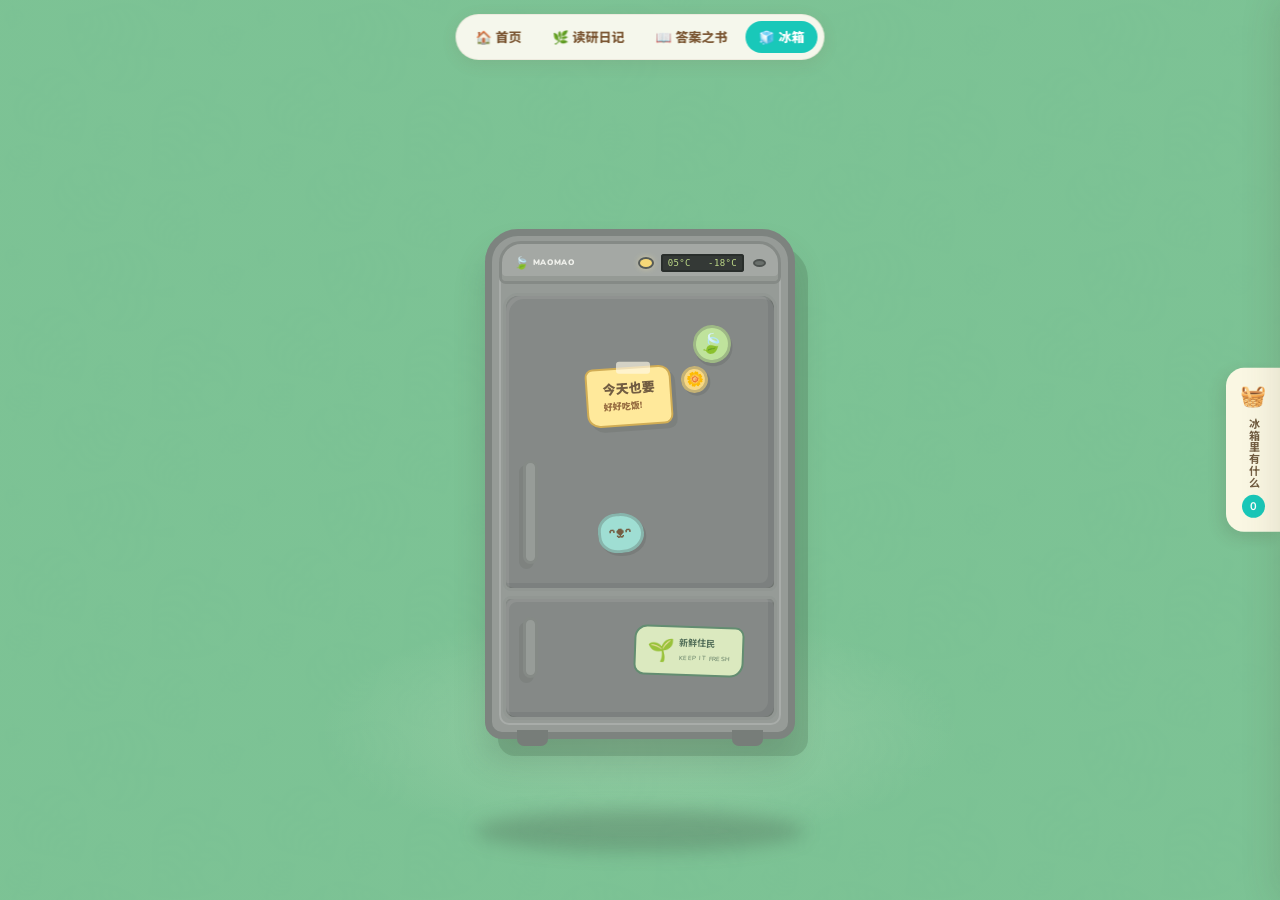
<file: fridge.html>
<!doctype html>
<html lang="zh-CN">
<head>
    <meta charset="UTF-8" />
    <meta name="viewport" content="width=device-width, initial-scale=1.0" />
    <meta name="description" content="maomaoyulin 的小岛冰箱，查看冷藏室与冷冻室。" />
    <link rel="icon" href="./assets/favicon.ico" />
    <link rel="preconnect" href="https://fonts.googleapis.com" />
    <link rel="preconnect" href="https://fonts.gstatic.com" crossorigin />
    <link href="https://fonts.googleapis.com/css2?family=Nunito:wght@500;700;800;900&family=Noto+Sans+SC:wght@400;500;700&display=swap" rel="stylesheet" />
    <link rel="stylesheet" href="./fridge.css" />
    <title>小岛冰箱 · maomaoyulin</title>
</head>
<body>
    <nav class="top-nav" aria-label="个人网站导航">
        <a href="./index.html">🏠 首页</a>
        <a href="./diary.html">🌿 读研日记</a>
        <a href="./book-of-answers/">📖 答案之书</a>
        <a href="./fridge.html" class="active" aria-current="page">🧊 冰箱</a>
    </nav>

    <main class="fridge-page">
        <section class="fridge-app" aria-live="polite">
            <div class="scene-panel">
                <div class="scene-toolbar">
                    <button class="round-button back-button" type="button" aria-label="返回整台冰箱" title="返回整台冰箱">←</button>
                    <span class="toolbar-spacer"></span>
                    <button class="round-button sound-button" type="button" aria-label="切换冰箱提示音" aria-pressed="true" title="提示音：开">♪</button>
                </div>

                <div class="fridge-stage" id="fridgeStage">
                    <div class="floor-shadow" aria-hidden="true"></div>

                    <div class="fridge-front" id="fridgeFront" aria-label="一台立式老式灰色双门冰箱">
                        <div class="control-deck" aria-hidden="true">
                            <span class="deck-brand"><i>🍃</i> MAOMAO</span>
                            <span class="deck-light"></span>
                            <span class="deck-screen">05°C&nbsp;&nbsp; -18°C</span>
                            <span class="deck-button"></span>
                        </div>
                        <div class="door-cavity upper-cavity" aria-hidden="true">
                            <span class="cavity-lamp"></span>
                            <span class="cavity-shelf shelf-a"></span>
                            <span class="cavity-shelf shelf-b"></span>
                            <span class="cavity-bin"></span>
                        </div>
                        <button class="fridge-door upper-door" type="button" data-open="upper" aria-label="打开上层冷藏室">
                            <span class="door-front-face">
                                <span class="leaf-magnet">🍃</span>
                                <span class="flower-magnet">🌼</span>
                                <span class="face-magnet">ᵔᴥᵔ</span>
                                <span class="door-note">今天也要<br /><small>好好吃饭!</small></span>
                                <span class="door-handle"></span>
                                <span class="door-label"><b>冷藏室</b><small>点击打开</small></span>
                            </span>
                            <span class="door-back-face" aria-hidden="true"></span>
                        </button>
                        <div class="door-cavity lower-cavity" aria-hidden="true">
                            <span class="mini-freezer-drawer"></span>
                            <span class="mini-freezer-drawer"></span>
                            <span class="mini-freezer-drawer"></span>
                        </div>
                        <button class="fridge-door lower-door" type="button" data-open="lower" aria-label="打开下层冷冻室">
                            <span class="door-front-face">
                                <span class="door-handle"></span>
                                <span class="energy-sticker"><i>🌱</i><b>新鲜住民</b><small>KEEP IT FRESH</small></span>
                                <span class="door-label"><b>冷冻室</b><small>点击打开</small></span>
                            </span>
                            <span class="door-back-face" aria-hidden="true"></span>
                        </button>
                        <span class="fridge-foot foot-left"></span>
                        <span class="fridge-foot foot-right"></span>
                    </div>

                    <div class="interior-view upper-interior" id="upperInterior" aria-hidden="true">
                        <div class="cold-chamber">
                            <div class="lamp"><span></span></div>
                            <div class="thermostat"><span></span><span></span><span></span></div>
                            <div class="glass-shelf shelf-one"></div>
                            <div class="glass-shelf shelf-two"></div>
                            <div class="crisper-drawer"><span>FRESH BOX</span></div>
                        </div>
                        <div class="door-liner">
                            <div class="door-rack top-rack"></div>
                            <div class="door-rack split-rack"><i></i></div>
                            <div class="door-rack bottom-rack"></div>
                        </div>
                    </div>

                    <div class="interior-view lower-interior" id="lowerInterior" aria-hidden="true">
                        <div class="freezer-shell">
                            <div class="frost-mark">❄</div>
                            <div class="freezer-drawer"><span>FREEZER BOX · 01</span><i></i></div>
                            <div class="freezer-drawer"><span>FREEZER BOX · 02</span><i></i></div>
                            <div class="freezer-drawer"><span>FREEZER BOX · 03</span><i></i></div>
                        </div>
                    </div>

                    <div class="stage-hint" id="stageHint">
                        <span>👆</span>
                        <p>点击上门或下门<br />看看里面吧</p>
                    </div>
                </div>

            </div>

            <button class="inventory-toggle" id="inventoryToggle" type="button" aria-controls="inventoryPanel" aria-expanded="false">
                <span>🧺</span><strong>冰箱里有什么</strong><b>0</b>
            </button>
            <div class="inventory-backdrop" id="inventoryBackdrop"></div>

            <aside class="inventory-panel" id="inventoryPanel" aria-hidden="true">
                <div class="inventory-heading">
                    <span class="inventory-icon">🧺</span>
                    <div>
                        <small>MY FRIDGE LIST</small>
                        <h2>冰箱里有什么</h2>
                    </div>
                    <span class="item-count" id="itemCount">0</span>
                    <button class="inventory-close" id="inventoryClose" type="button" aria-label="收起冰箱清单">×</button>
                </div>

                <div class="temperature-card" aria-label="区域温度信息">
                    <div><span>当前区域</span><strong id="areaName">全部</strong></div>
                    <div><span>建议温度</span><strong id="temperature">—</strong></div>
                </div>

                <div class="empty-inventory">
                    <div class="empty-basket" aria-hidden="true"><span></span><i></i><i></i><i></i></div>
                    <strong>冰箱还是空空的</strong>
                    <p id="emptyMessage">选择一个区域，之后这里会显示存放的食材。</p>
                </div>

                <div class="future-slots" aria-label="预留的食材栏位">
                    <div class="slot"><small>栏位 01</small><span>等待食材</span><b>＋</b></div>
                    <div class="slot"><small>栏位 02</small><span>等待食材</span><b>＋</b></div>
                    <div class="slot"><small>栏位 03</small><span>等待食材</span><b>＋</b></div>
                    <div class="slot"><small>栏位 04</small><span>等待食材</span><b>＋</b></div>
                </div>
                <p class="inventory-note">第二阶段可在这里加入食材名称、数量与保质期。</p>
            </aside>
        </section>
    </main>

    <script src="./fridge.js"></script>
</body>
</html>
</file>
<file: book-of-answers/styles.css>
:root {
  --bg: #08080f;
  --bg-deep: #05050a;
  --surface: rgba(19, 18, 31, 0.72);
  --surface-strong: rgba(24, 22, 38, 0.94);
  --line: rgba(223, 202, 154, 0.17);
  --line-strong: rgba(232, 207, 150, 0.38);
  --gold: #d8b86a;
  --gold-light: #f2d999;
  --paper: #f1e7ce;
  --ink: #24202a;
  --text: #f5f0e7;
  --muted: #a9a2b3;
  --theme: #a782f7;
  --theme-rgb: 167, 130, 247;
  --theme-deep: #372264;
  --serif: "Noto Serif SC", "Songti SC", serif;
  --sans: "Plus Jakarta Sans", "PingFang SC", "Microsoft YaHei", sans-serif;
}

* {
  box-sizing: border-box;
}

html {
  scroll-behavior: smooth;
}

body {
  margin: 0;
  min-width: 320px;
  min-height: 100vh;
  overflow-x: hidden;
  color: var(--text);
  background: var(--bg);
  font-family: var(--sans);
  -webkit-font-smoothing: antialiased;
}

button,
textarea {
  font: inherit;
}

button,
a {
  -webkit-tap-highlight-color: transparent;
}

button {
  color: inherit;
}

button:focus-visible,
textarea:focus-visible,
a:focus-visible {
  outline: 2px solid var(--gold-light);
  outline-offset: 4px;
}

.sr-only {
  position: absolute;
  width: 1px;
  height: 1px;
  padding: 0;
  margin: -1px;
  overflow: hidden;
  clip: rect(0, 0, 0, 0);
  white-space: nowrap;
  border: 0;
}

.sky {
  position: fixed;
  inset: 0;
  z-index: -2;
  overflow: hidden;
  background:
    radial-gradient(circle at 52% 22%, rgba(87, 66, 133, 0.16), transparent 28%),
    linear-gradient(145deg, #06060c 0%, #0e0c19 46%, #07070d 100%);
}

.sky::after {
  content: "";
  position: absolute;
  inset: 0;
  background: linear-gradient(90deg, rgba(4, 4, 8, 0.45), transparent 27%, transparent 73%, rgba(4, 4, 8, 0.45));
}

.aurora {
  position: absolute;
  width: 650px;
  height: 650px;
  border-radius: 50%;
  filter: blur(110px);
  opacity: 0.18;
  animation: aurora-drift 15s ease-in-out infinite alternate;
}

.aurora-one {
  top: -300px;
  left: -160px;
  background: #65509c;
}

.aurora-two {
  right: -240px;
  bottom: -340px;
  background: var(--theme);
  animation-delay: -7s;
  transition: background 800ms ease;
}

.grain {
  position: absolute;
  inset: 0;
  opacity: 0.035;
  background-image: url("data:image/svg+xml,%3Csvg viewBox='0 0 180 180' xmlns='http://www.w3.org/2000/svg'%3E%3Cfilter id='n'%3E%3CfeTurbulence type='fractalNoise' baseFrequency='.8' numOctaves='3' stitchTiles='stitch'/%3E%3C/filter%3E%3Crect width='100%25' height='100%25' filter='url(%23n)' opacity='.9'/%3E%3C/svg%3E");
}

.stars {
  position: absolute;
  inset: 0;
}

.star-dot {
  position: absolute;
  width: var(--size);
  height: var(--size);
  border-radius: 50%;
  background: rgba(255, 244, 217, var(--alpha));
  box-shadow: 0 0 calc(var(--size) * 4) rgba(240, 218, 167, 0.44);
  animation: twinkle var(--duration) ease-in-out infinite alternate;
  animation-delay: var(--delay);
}

.site-header {
  width: min(1440px, calc(100% - 72px));
  height: 94px;
  margin: 0 auto;
  display: flex;
  align-items: center;
  justify-content: space-between;
  border-bottom: 1px solid rgba(236, 220, 184, 0.09);
  position: relative;
  z-index: 20;
}

.brand {
  display: inline-flex;
  align-items: center;
  gap: 12px;
  color: inherit;
  text-decoration: none;
}

.brand-mark {
  width: 38px;
  height: 38px;
  display: grid;
  place-items: center;
  border: 1px solid var(--line-strong);
  border-radius: 50%;
  background: rgba(216, 184, 106, 0.05);
  box-shadow: inset 0 0 16px rgba(216, 184, 106, 0.08);
}

.brand-mark svg {
  width: 24px;
  fill: var(--gold-light);
}

.brand > span:last-child {
  display: flex;
  flex-direction: column;
  gap: 2px;
}

.brand strong {
  font-family: var(--serif);
  font-size: 15px;
  font-weight: 600;
  letter-spacing: 0.12em;
}

.brand small {
  color: #8f8796;
  font-size: 7px;
  letter-spacing: 0.28em;
}

.site-nav {
  display: flex;
  align-items: center;
  gap: 20px;
}

.header-icon-button {
  display: grid;
  width: 34px;
  height: 34px;
  padding: 0;
  place-items: center;
  border: 1px solid rgba(216, 184, 106, 0.18);
  border-radius: 50%;
  color: #bdb4c4;
  background: rgba(216, 184, 106, 0.025);
  cursor: pointer;
  transition: color 180ms ease, border-color 180ms ease, background 180ms ease;
}

.header-icon-button:hover {
  border-color: rgba(216, 184, 106, 0.42);
  color: var(--gold-light);
  background: rgba(216, 184, 106, 0.07);
}

.header-icon-button svg {
  width: 17px;
  height: 17px;
  fill: none;
  stroke: currentColor;
  stroke-width: 1.5;
  stroke-linecap: round;
  stroke-linejoin: round;
}

.speaker-body {
  fill: currentColor;
  stroke: none;
}

.audio-slash {
  display: none;
}

.sound-toggle.is-muted .audio-waves {
  display: none;
}

.sound-toggle.is-muted .audio-slash {
  display: block;
}

.language-switch {
  display: flex;
  height: 34px;
  align-items: center;
  gap: 6px;
  padding: 0 10px;
  border: 1px solid rgba(216, 184, 106, 0.15);
  border-radius: 20px;
  background: rgba(255, 255, 255, 0.018);
}

.language-switch i {
  width: 1px;
  height: 11px;
  background: rgba(216, 184, 106, 0.18);
}

.language-option {
  border: 0;
  padding: 0;
  color: #68626f;
  background: none;
  font-size: 9px;
  letter-spacing: .08em;
  cursor: pointer;
  transition: color 180ms ease;
}

.language-option.is-active {
  color: var(--gold-light);
}

.nav-button {
  border: 0;
  padding: 8px 0;
  color: #b9b2c1;
  background: none;
  font-size: 13px;
  letter-spacing: 0.06em;
  cursor: pointer;
  transition: color 180ms ease;
}

.nav-button:hover {
  color: var(--gold-light);
}

.count-badge {
  display: inline-grid;
  min-width: 18px;
  height: 18px;
  margin-left: 6px;
  padding: 0 5px;
  place-items: center;
  border: 1px solid rgba(216, 184, 106, 0.35);
  border-radius: 20px;
  color: var(--gold-light);
  background: rgba(216, 184, 106, 0.1);
  font-size: 9px;
}

main {
  width: 100%;
}

.screen {
  display: none;
  min-height: calc(100vh - 154px);
  width: min(1320px, calc(100% - 48px));
  margin: 0 auto;
  padding: 56px 0 72px;
  opacity: 0;
}

.screen.is-active {
  display: block;
  animation: screen-in 700ms ease forwards;
}

.hero-copy {
  position: relative;
  z-index: 4;
  text-align: center;
}

.eyebrow {
  display: flex;
  align-items: center;
  justify-content: center;
  gap: 14px;
  margin: 0 0 18px;
  color: #9d8b66;
  font-size: 9px;
  font-weight: 500;
  letter-spacing: 0.35em;
}

.eyebrow > span {
  width: 38px;
  height: 1px;
  background: linear-gradient(90deg, transparent, rgba(216, 184, 106, 0.48));
}

.eyebrow > span:last-child {
  transform: rotate(180deg);
}

.hero-copy h1 {
  margin: 0;
  font-family: var(--serif);
  font-size: clamp(34px, 4vw, 54px);
  font-weight: 500;
  letter-spacing: 0.06em;
}

.hero-copy h1 em {
  color: var(--gold-light);
  font-style: normal;
  text-shadow: 0 0 34px rgba(216, 184, 106, 0.2);
}

.hero-description {
  margin: 18px 0 0;
  color: #9e97a8;
  font-family: var(--serif);
  font-size: 13px;
  letter-spacing: 0.08em;
}

.home-content {
  display: grid;
  grid-template-columns: minmax(360px, 0.94fr) minmax(420px, 1.06fr);
  align-items: center;
  gap: clamp(36px, 7vw, 110px);
  width: min(1050px, 100%);
  min-height: 470px;
  margin: 20px auto 4px;
}

.book-stage {
  position: relative;
  display: grid;
  place-items: center;
  min-height: 450px;
  perspective: 1200px;
}

.floor-glow {
  position: absolute;
  top: 67%;
  left: 50%;
  width: 360px;
  height: 105px;
  border: 1px solid rgba(216, 184, 106, 0.18);
  border-radius: 50%;
  background: radial-gradient(ellipse, rgba(216, 184, 106, 0.17), rgba(95, 68, 127, 0.05) 45%, transparent 70%);
  filter: blur(2px);
  transform: translate(-50%, -50%) rotateX(65deg);
}

.closed-book {
  position: relative;
  z-index: 3;
  width: 234px;
  height: 326px;
  border-radius: 4px 12px 12px 4px;
  transform: rotateY(-13deg) rotateX(2deg) rotateZ(-1.5deg);
  transform-style: preserve-3d;
  animation: book-float 5s ease-in-out infinite;
}

.book-cover {
  position: absolute;
  inset: 0;
  overflow: hidden;
  border: 1px solid #8d6f3b;
  border-radius: inherit;
  background:
    linear-gradient(90deg, rgba(255,255,255,.04), transparent 7%, transparent 92%, rgba(0,0,0,.28)),
    radial-gradient(circle at 50% 35%, #383046 0%, #1c1828 55%, #12101b 100%);
  box-shadow:
    -12px 14px 35px rgba(0, 0, 0, 0.62),
    0 0 45px rgba(204, 171, 91, 0.13),
    inset 0 0 0 6px #15121e,
    inset 0 0 0 7px rgba(216, 184, 106, 0.34),
    inset 0 0 38px rgba(0, 0, 0, 0.5);
}

.book-cover::before {
  content: "";
  position: absolute;
  inset: 13px;
  border: 1px solid rgba(216, 184, 106, 0.45);
  border-radius: 3px 8px 8px 3px;
}

.book-cover::after {
  content: "";
  position: absolute;
  inset: 20px;
  border: 1px solid rgba(216, 184, 106, 0.14);
  border-radius: 90px 90px 5px 5px;
}

.book-spine {
  position: absolute;
  z-index: 5;
  top: 3px;
  bottom: 3px;
  left: -14px;
  width: 24px;
  border: 1px solid #755c34;
  border-radius: 6px 1px 1px 6px;
  background: linear-gradient(90deg, #0c0a12, #292234 46%, #14101c);
  box-shadow: inset -3px 0 rgba(216, 184, 106, 0.12), -6px 9px 16px rgba(0,0,0,.4);
  transform: translateZ(-6px);
}

.book-edge {
  position: absolute;
  z-index: -1;
  top: 8px;
  right: -11px;
  bottom: -9px;
  left: 6px;
  border-radius: 3px 12px 11px 4px;
  background: repeating-linear-gradient(0deg, #bfae87 0 1px, #e1d4b6 1px 3px);
  box-shadow: 8px 9px 16px rgba(0,0,0,.45);
  transform: translateZ(-10px);
}

.cover-corner {
  position: absolute;
  z-index: 2;
  width: 34px;
  height: 34px;
  border-color: rgba(216, 184, 106, 0.5);
}

.corner-tl { top: 20px; left: 20px; border-top: 1px solid; border-left: 1px solid; border-radius: 4px 0 0; }
.corner-tr { top: 20px; right: 20px; border-top: 1px solid; border-right: 1px solid; border-radius: 0 4px 0 0; }
.corner-bl { bottom: 20px; left: 20px; border-bottom: 1px solid; border-left: 1px solid; border-radius: 0 0 0 4px; }
.corner-br { right: 20px; bottom: 20px; border-right: 1px solid; border-bottom: 1px solid; border-radius: 0 0 4px; }

.cover-sigil {
  position: absolute;
  z-index: 2;
  top: 38px;
  left: 50%;
  width: 108px;
  height: 108px;
  transform: translateX(-50%);
}

.cover-sigil svg {
  width: 100%;
  overflow: visible;
  fill: none;
  stroke: rgba(232, 205, 139, 0.65);
  stroke-width: 0.8;
  filter: drop-shadow(0 0 9px rgba(216, 184, 106, 0.16));
}

.cover-sigil .sigil-star {
  fill: rgba(242, 217, 153, 0.82);
  stroke-width: 0;
}

.cover-title {
  position: absolute;
  z-index: 3;
  top: 157px;
  right: 0;
  left: 0;
  display: flex;
  flex-direction: column;
  align-items: center;
  text-align: center;
}

.cover-title small {
  margin-bottom: 6px;
  color: #9e8959;
  font-size: 7px;
  letter-spacing: 0.5em;
}

.cover-title strong {
  color: #ead39c;
  font-family: var(--serif);
  font-size: 23px;
  font-weight: 500;
  letter-spacing: 0.11em;
}

.cover-title span {
  margin-top: 10px;
  color: #9e8a63;
  font-size: 7px;
  letter-spacing: 0.33em;
}

.cover-motto {
  position: absolute;
  z-index: 2;
  right: 0;
  bottom: 45px;
  left: 0;
  color: #74684f;
  text-align: center;
  font-size: 6px;
  letter-spacing: 0.34em;
}

.orbit {
  position: absolute;
  top: 50%;
  left: 50%;
  border: 1px solid rgba(218, 195, 139, 0.12);
  border-radius: 50%;
  transform: translate(-50%, -50%) rotate(-16deg);
  animation: orbit-rotate 22s linear infinite;
}

.orbit-one {
  width: 390px;
  height: 390px;
}

.orbit-two {
  width: 320px;
  height: 320px;
  border-style: dashed;
  animation-direction: reverse;
  animation-duration: 28s;
}

.orbit i {
  position: absolute;
  width: 4px;
  height: 4px;
  border-radius: 50%;
  background: #e3c578;
  box-shadow: 0 0 12px #d8b86a;
}

.orbit-one i:nth-child(1) { top: 12%; left: 18%; }
.orbit-one i:nth-child(2) { right: 3%; bottom: 38%; }
.orbit-one i:nth-child(3) { bottom: 8%; left: 27%; }
.orbit-two i:nth-child(1) { top: -2px; left: 54%; }
.orbit-two i:nth-child(2) { right: 8%; bottom: 18%; }

.floating-symbol {
  position: absolute;
  z-index: 4;
  display: grid;
  width: 30px;
  height: 30px;
  place-items: center;
  border: 1px solid rgba(216, 184, 106, 0.17);
  border-radius: 50%;
  color: rgba(237, 211, 149, 0.65);
  background: rgba(12, 11, 19, 0.58);
  box-shadow: 0 0 24px rgba(216, 184, 106, 0.08);
  font-family: var(--serif);
  animation: symbol-float 5s ease-in-out infinite;
}

.symbol-heart { top: 19%; left: 5%; animation-delay: -1s; }
.symbol-coin { top: 24%; right: 5%; animation-delay: -3s; }
.symbol-star { bottom: 15%; left: 11%; animation-delay: -2s; }
.symbol-moon { right: 8%; bottom: 18%; animation-delay: -4s; }

.question-card {
  position: relative;
  z-index: 5;
  width: 100%;
  padding: 32px;
  border: 1px solid var(--line);
  border-radius: 4px;
  background:
    linear-gradient(135deg, rgba(255,255,255,.025), transparent 35%),
    rgba(16, 15, 26, 0.76);
  box-shadow: 0 24px 70px rgba(0, 0, 0, 0.32), inset 0 1px rgba(255,255,255,.025);
  backdrop-filter: blur(18px);
}

.question-card::before,
.question-card::after {
  content: "";
  position: absolute;
  width: 18px;
  height: 18px;
  border-color: rgba(216, 184, 106, 0.45);
}

.question-card::before {
  top: -1px;
  left: -1px;
  border-top: 1px solid;
  border-left: 1px solid;
}

.question-card::after {
  right: -1px;
  bottom: -1px;
  border-right: 1px solid;
  border-bottom: 1px solid;
}

.question-heading {
  display: flex;
  align-items: flex-start;
  gap: 15px;
  margin-bottom: 22px;
}

.mini-spark {
  display: grid;
  width: 35px;
  height: 35px;
  flex: 0 0 auto;
  place-items: center;
  border: 1px solid rgba(216, 184, 106, 0.28);
  border-radius: 50%;
  color: var(--gold-light);
  font-size: 12px;
}

.question-heading h2 {
  margin: 0 0 5px;
  font-family: var(--serif);
  font-size: 19px;
  font-weight: 500;
  letter-spacing: 0.06em;
}

.question-heading p {
  margin: 0;
  color: #898390;
  font-family: var(--serif);
  font-size: 11px;
  letter-spacing: 0.05em;
}

.input-shell {
  position: relative;
}

textarea {
  display: block;
  width: 100%;
  min-height: 94px;
  padding: 18px 18px 30px;
  resize: none;
  border: 1px solid rgba(219, 201, 162, 0.14);
  border-radius: 3px;
  color: #eee8dd;
  background: rgba(4, 4, 9, 0.42);
  font-family: var(--serif);
  font-size: 15px;
  line-height: 1.7;
  letter-spacing: 0.04em;
  transition: border-color 180ms ease, box-shadow 180ms ease;
}

textarea::placeholder {
  color: #5f5a67;
}

textarea:focus {
  border-color: rgba(216, 184, 106, 0.45);
  outline: none;
  box-shadow: 0 0 0 3px rgba(216, 184, 106, 0.05);
}

.question-counter {
  position: absolute;
  right: 12px;
  bottom: 9px;
  color: #5f5a66;
  font-size: 9px;
}

.input-error {
  min-height: 18px;
  margin: 5px 0 6px;
  color: #d58e91;
  font-size: 10px;
}

.primary-button,
.secondary-button {
  display: inline-flex;
  height: 49px;
  align-items: center;
  justify-content: center;
  gap: 10px;
  border-radius: 3px;
  cursor: pointer;
  transition: transform 180ms ease, box-shadow 180ms ease, background 180ms ease;
}

.primary-button {
  width: 100%;
  border: 1px solid #e1c57e;
  color: #17131b;
  background: linear-gradient(110deg, #b99448, #ead18c 46%, #c5a052);
  box-shadow: 0 10px 28px rgba(166, 125, 43, 0.17), inset 0 1px rgba(255,255,255,.38);
  font-family: var(--serif);
  font-size: 13px;
  font-weight: 600;
  letter-spacing: 0.12em;
}

.primary-button:hover,
.secondary-button:hover {
  transform: translateY(-2px);
}

.primary-button:hover {
  box-shadow: 0 14px 36px rgba(202, 162, 77, 0.25), inset 0 1px rgba(255,255,255,.45);
}

.primary-button svg,
.secondary-button svg {
  width: 17px;
  height: 17px;
  fill: none;
  stroke: currentColor;
  stroke-width: 1.7;
  stroke-linecap: round;
  stroke-linejoin: round;
}

.suggestions {
  display: flex;
  flex-wrap: wrap;
  align-items: center;
  gap: 8px;
  margin-top: 18px;
}

.suggestions > span {
  margin-right: 2px;
  color: #66616c;
  font-size: 9px;
}

.suggestions button {
  border: 1px solid rgba(219, 201, 162, 0.12);
  border-radius: 20px;
  padding: 6px 9px;
  color: #8f8996;
  background: rgba(255, 255, 255, 0.018);
  font-family: var(--serif);
  font-size: 9px;
  cursor: pointer;
  transition: color 180ms ease, border-color 180ms ease, background 180ms ease;
}

.suggestions button:hover {
  border-color: rgba(216, 184, 106, 0.32);
  color: var(--gold-light);
  background: rgba(216, 184, 106, 0.06);
}

.ritual-steps {
  display: flex;
  align-items: center;
  justify-content: center;
  gap: 18px;
  color: #67616d;
  font-family: var(--serif);
  font-size: 10px;
  letter-spacing: 0.08em;
}

.ritual-steps span {
  display: flex;
  align-items: center;
  gap: 7px;
}

.ritual-steps b {
  color: #a18b5b;
  font-family: var(--sans);
  font-size: 8px;
  font-weight: 500;
}

.ritual-steps > i {
  width: 50px;
  height: 1px;
  background: linear-gradient(90deg, rgba(216, 184, 106, 0.25), rgba(216, 184, 106, 0.04));
}

/* Reading ritual */
.reading-screen {
  min-height: calc(100vh - 94px);
  padding-top: 40px;
  text-align: center;
}

.reading-head h2 {
  margin: 0;
  font-family: var(--serif);
  font-size: clamp(28px, 3vw, 40px);
  font-weight: 500;
  letter-spacing: 0.08em;
}

.reading-head h2::after {
  content: "...";
  display: inline-block;
  width: 24px;
  overflow: hidden;
  vertical-align: bottom;
  animation: ellipsis 1.4s steps(4, end) infinite;
}

.question-echo {
  max-width: 620px;
  margin: 14px auto 0;
  color: #928b9b;
  font-family: var(--serif);
  font-size: 13px;
}

.question-echo::before,
.question-echo::after {
  color: #655d6b;
  content: "「";
}

.question-echo::after {
  content: "」";
}

.reading-visual {
  position: relative;
  display: flex;
  min-height: 440px;
  align-items: center;
  justify-content: center;
  margin-top: -6px;
  perspective: 1500px;
}

.reading-aura {
  position: absolute;
  top: 50%;
  left: 50%;
  width: 540px;
  height: 360px;
  border-radius: 50%;
  background: radial-gradient(ellipse, rgba(var(--theme-rgb), .23), rgba(var(--theme-rgb), .06) 45%, transparent 72%);
  filter: blur(28px);
  opacity: .5;
  transform: translate(-50%, -50%);
  transition: background 800ms ease;
  animation: aura-pulse 3s ease-in-out infinite;
}

.constellation {
  position: absolute;
  top: 50%;
  left: 50%;
  width: 500px;
  height: 340px;
  border: 1px solid rgba(var(--theme-rgb), 0.1);
  border-radius: 50%;
  transform: translate(-50%, -50%) rotate(-8deg);
  transition: border-color 800ms ease;
}

.constellation::before,
.constellation::after {
  content: "";
  position: absolute;
  inset: 30px;
  border: 1px dashed rgba(var(--theme-rgb), .08);
  border-radius: 50%;
}

.constellation::after {
  inset: 72px;
}

.constellation i {
  position: absolute;
  width: 4px;
  height: 4px;
  border-radius: 50%;
  background: var(--theme);
  box-shadow: 0 0 12px var(--theme);
  transition: background 800ms ease;
}

.constellation i:nth-child(1) { top: 8%; left: 22%; }
.constellation i:nth-child(2) { top: 22%; right: 8%; }
.constellation i:nth-child(3) { right: 4%; bottom: 26%; }
.constellation i:nth-child(4) { bottom: 4%; left: 35%; }
.constellation i:nth-child(5) { bottom: 22%; left: 4%; }
.constellation i:nth-child(6) { top: 27%; left: 9%; }

.book-universe {
  position: absolute;
  z-index: 4;
  top: 50%;
  left: 50%;
  width: 700px;
  height: 420px;
  opacity: 1;
  perspective: 1200px;
  pointer-events: none;
  transform: translate(-50%, -50%);
  transition: opacity 520ms ease, filter 520ms ease, transform 800ms cubic-bezier(.16,.8,.25,1);
}

.book-field {
  position: absolute;
  inset: 0;
  transform-style: preserve-3d;
  transform: translate3d(var(--field-x, 0), var(--field-y, 0), 0) rotateX(var(--field-rx, 0deg)) rotateY(var(--field-ry, 0deg));
  transition: transform 180ms cubic-bezier(.2,.7,.2,1);
}

.category-volume {
  position: absolute;
  top: 50%;
  left: 50%;
  width: 122px;
  height: 174px;
  opacity: 0;
  filter: blur(7px);
  transform: translate3d(-61px, 110px, -520px) rotateY(0deg) rotateZ(0deg) scale(.42);
  transform-style: preserve-3d;
  transition:
    transform 1.05s cubic-bezier(.16,.82,.24,1),
    opacity 720ms ease,
    filter 720ms ease;
  transition-delay: var(--delay, 0ms);
  will-change: transform, opacity;
}

.book-universe.is-visible .category-volume {
  opacity: .92;
  filter: blur(0);
  transform: translate3d(var(--x), var(--y), var(--z)) rotateY(var(--book-ry)) rotateZ(var(--book-rz)) scale(var(--scale, 1));
}

.volume-book {
  position: absolute;
  inset: 0;
  transform: rotateY(-5deg);
  transform-style: preserve-3d;
  transition: transform 260ms cubic-bezier(.16,.82,.24,1), filter 260ms ease;
  filter: drop-shadow(12px 18px 14px rgba(0, 0, 0, .28));
}

.volume-book::before {
  content: "";
  position: absolute;
  z-index: -1;
  top: 3px;
  right: -12px;
  width: 13px;
  height: calc(100% - 4px);
  border-radius: 0 3px 3px 0;
  background: repeating-linear-gradient(90deg, #c8bea9 0 1px, #f3ead7 1px 3px);
  box-shadow: inset 2px 0 3px rgba(77, 60, 42, .15);
  transform: rotateY(7deg);
  transform-origin: left center;
}

.volume-book::after {
  content: "";
  position: absolute;
  z-index: -2;
  right: -8px;
  bottom: -7px;
  left: 4px;
  height: 9px;
  border-radius: 0 0 3px 3px;
  background: repeating-linear-gradient(0deg, #c7bda9 0 1px, #eee4cf 1px 3px);
  transform: skewX(36deg);
  transform-origin: top;
}

.volume-cover {
  position: absolute;
  inset: 0;
  display: flex;
  flex-direction: column;
  overflow: hidden;
  padding: 15px 14px 13px;
  border: 1px solid color-mix(in srgb, var(--book-color), white 26%);
  border-radius: 2px 5px 5px 2px;
  color: var(--book-ink);
  background:
    linear-gradient(105deg, rgba(255,255,255,.1), transparent 18%, transparent 85%, rgba(0,0,0,.14)),
    var(--book-color);
  box-shadow: inset 0 0 0 3px rgba(12, 10, 17, .12), inset 0 0 0 4px rgba(255, 255, 255, .1);
}

.volume-cover::before {
  content: "";
  width: 100%;
  height: 1px;
  margin-bottom: 17px;
  opacity: .42;
  background: currentColor;
}

.volume-index {
  position: absolute;
  right: 13px;
  bottom: 12px;
  opacity: .62;
  font-family: var(--sans);
  font-size: 6px;
  letter-spacing: .16em;
}

.volume-cover strong {
  max-width: 90px;
  font-family: var(--serif);
  font-size: 14px;
  font-weight: 600;
  letter-spacing: .025em;
  line-height: 1.28;
}

.volume-cover small {
  margin-top: 8px;
  opacity: .68;
  font-family: var(--sans);
  font-size: 5px;
  letter-spacing: .18em;
}

.volume-accent {
  width: 28px;
  height: 2px;
  margin-top: auto;
  opacity: .72;
  background: currentColor;
}

.book-universe.has-selection .category-volume:not(.is-selected) {
  opacity: 0;
  filter: blur(5px);
  transform: translate3d(var(--out-x), var(--out-y), -520px) rotateY(var(--book-ry)) rotateZ(var(--book-rz)) scale(.62);
  transition-delay: 0ms;
}

.book-universe.has-selection .category-volume.is-selected {
  z-index: 20;
  opacity: 1;
  filter: blur(0) drop-shadow(0 0 30px rgba(var(--theme-rgb), .18));
  transform: translate3d(-61px, -87px, 240px) rotateY(0deg) rotateZ(0deg) scale(1.22);
  transition-delay: 0ms;
}

.book-universe.has-selection .category-volume.is-selected .volume-book {
  transform: rotateY(-3deg) translateY(-4px);
}

.book-universe.is-morphing {
  opacity: 0;
  filter: blur(8px);
  transform: translate(-50%, -50%) scale(1.16);
  pointer-events: none;
}

.ritual-book {
  position: relative;
  z-index: 3;
  width: 520px;
  height: 320px;
  opacity: 0;
  visibility: hidden;
  transform-style: preserve-3d;
  transform: rotateX(3deg) rotateY(-4deg) scale(.9);
  transition: transform 1.4s cubic-bezier(.16,.8,.25,1), opacity 420ms ease, visibility 0s linear 420ms;
}

.ritual-book.is-revealed {
  z-index: 6;
  opacity: 1;
  visibility: visible;
  transform: rotateX(3deg) rotateY(-4deg) scale(1);
  transition: transform 1.4s cubic-bezier(.16,.8,.25,1), opacity 420ms ease, visibility 0s;
}

.book-shadow {
  position: absolute;
  z-index: -2;
  bottom: -32px;
  left: 50%;
  width: 300px;
  height: 60px;
  border-radius: 50%;
  background: rgba(0,0,0,.58);
  filter: blur(16px);
  transform: translateX(-50%) rotateX(70deg);
  transition: width 1.4s ease;
}

.book-half {
  position: absolute;
  z-index: 8;
  top: 0;
  width: 230px;
  height: 100%;
  opacity: 0;
  transition: opacity 520ms ease 360ms;
}

.left-half { left: 30px; transform-origin: right center; }
.right-half { left: 260px; transform-origin: left center; }

.page {
  position: absolute;
  inset: 0;
  overflow: hidden;
  background:
    linear-gradient(90deg, transparent 94%, rgba(42,32,29,.13)),
    radial-gradient(circle at 25% 30%, #fff9e9, #e7d9b9 75%);
  box-shadow: inset 0 0 28px rgba(66,46,29,.12);
}

.page-left { border-radius: 9px 2px 2px 10px; }
.page-right { border-radius: 2px 9px 10px 2px; transform: scaleX(-1); }

.page-lines {
  position: absolute;
  top: 40px;
  right: 26px;
  bottom: 42px;
  left: 26px;
  opacity: .22;
  background: repeating-linear-gradient(0deg, transparent 0 19px, #776a56 20px, transparent 21px);
}

.page-flourish {
  position: absolute;
  top: 50%;
  left: 50%;
  color: #9e8456;
  font-size: 30px;
  transform: translate(-50%, -50%);
}

.book-cover-leaf {
  position: absolute;
  z-index: 7;
  top: 0;
  left: 50%;
  width: 230px;
  height: 320px;
  transform: translateX(-50%) rotateY(0deg);
  transform-origin: left center;
  transform-style: preserve-3d;
  transition: transform 1.4s cubic-bezier(.2,.78,.24,1);
}

.book-cover-face {
  position: absolute;
  inset: 0;
  display: flex;
  flex-direction: column;
  align-items: center;
  justify-content: center;
  overflow: hidden;
  backface-visibility: hidden;
  -webkit-backface-visibility: hidden;
  border: 1px solid rgba(var(--theme-rgb), .75);
  border-radius: 4px 11px 11px 4px;
}

.book-cover-front {
  background:
    linear-gradient(105deg, rgba(255,255,255,.06), transparent 18%, transparent 85%, rgba(0,0,0,.35)),
    radial-gradient(circle at 50% 30%, color-mix(in srgb, var(--theme-deep), #2b2735 35%), #13101c 75%);
  box-shadow:
    13px 17px 35px rgba(0, 0, 0, 0.5),
    0 0 42px rgba(var(--theme-rgb), .2),
    inset 0 0 0 7px rgba(5,5,9,.38),
    inset 0 0 0 8px rgba(var(--theme-rgb), .25);
  transition: background 800ms ease, border-color 800ms ease;
}

.book-cover-front::before {
  content: "";
  position: absolute;
  inset: 18px;
  border: 1px solid rgba(var(--theme-rgb), .35);
  border-radius: 80px 80px 4px 4px;
}

.book-cover-back {
  padding: 18px;
  background:
    radial-gradient(circle at 50% 50%, rgba(var(--theme-rgb), .12), transparent 42%),
    linear-gradient(105deg, #17131f, color-mix(in srgb, var(--theme-deep), #17131f 58%));
  box-shadow: inset 0 0 0 7px rgba(5,5,9,.32), inset 0 0 0 8px rgba(var(--theme-rgb), .22);
  transform: rotateY(180deg);
}

.inside-frame {
  display: grid;
  width: 100%;
  height: 100%;
  place-items: center;
  border: 1px solid rgba(var(--theme-rgb), .3);
  border-radius: 80px 80px 4px 4px;
  color: var(--theme);
  font-size: 25px;
  box-shadow: inset 0 0 35px rgba(var(--theme-rgb), .06);
}

.mini-sigil {
  display: grid;
  width: 82px;
  height: 82px;
  margin-bottom: 27px;
  place-items: center;
  border: 1px solid rgba(var(--theme-rgb), .6);
  border-radius: 50%;
  color: var(--theme);
  font-size: 25px;
  box-shadow: 0 0 24px rgba(var(--theme-rgb), .14), inset 0 0 18px rgba(var(--theme-rgb), .08);
}

.book-cover-front strong {
  color: #f0e5ce;
  font-family: var(--serif);
  font-size: 20px;
  font-weight: 500;
  letter-spacing: .1em;
}

.book-cover-front small {
  margin-top: 9px;
  color: var(--theme);
  font-size: 7px;
  letter-spacing: .34em;
}

.turning-pages {
  position: absolute;
  z-index: 5;
  top: 0;
  left: 260px;
  width: 230px;
  height: 100%;
  opacity: 0;
  transform-style: preserve-3d;
  pointer-events: none;
}

.turning-pages span {
  position: absolute;
  inset: 3px 3px 3px 0;
  border-radius: 2px 9px 9px 2px;
  background: linear-gradient(90deg, #d1c4a6, #f3ead2 18%, #e7dabd);
  box-shadow: inset 15px 0 18px rgba(72,54,36,.1);
  transform-origin: left center;
}

.ritual-book.is-opening {
  transform: rotateX(10deg) rotateY(0deg) translateY(10px);
}

.ritual-book.is-opening .book-cover-leaf {
  transform: translateX(0) rotateY(-180deg);
}

.ritual-book.is-opening .book-half {
  opacity: 1;
}

.ritual-book.is-opening .book-shadow {
  width: 500px;
}

.ritual-book.is-flipping .turning-pages {
  opacity: 1;
}

.ritual-book.is-flipping .turning-pages span:nth-child(1) { animation: flip-page .65s ease-in-out 0s 2; }
.ritual-book.is-flipping .turning-pages span:nth-child(2) { animation: flip-page .75s ease-in-out .18s 2; }
.ritual-book.is-flipping .turning-pages span:nth-child(3) { animation: flip-page .58s ease-in-out .38s 2; }
.ritual-book.is-flipping .turning-pages span:nth-child(4) { animation: flip-page .7s ease-in-out .62s 2; }

.reading-status {
  position: absolute;
  bottom: 8px;
  left: 50%;
  display: flex;
  align-items: center;
  gap: 10px;
  transform: translateX(-50%);
}

.reading-status p {
  margin: 0;
  color: #aaa3b2;
  font-family: var(--serif);
  font-size: 11px;
  letter-spacing: .08em;
  white-space: nowrap;
}

.status-orb {
  position: relative;
  display: grid;
  width: 16px;
  height: 16px;
  place-items: center;
  border: 1px solid rgba(var(--theme-rgb), .42);
  border-radius: 50%;
}

.status-orb::before {
  content: "";
  position: absolute;
  inset: -4px;
  border-top: 1px solid var(--theme);
  border-radius: 50%;
  animation: spin 1.2s linear infinite;
}

.status-orb span {
  width: 3px;
  height: 3px;
  border-radius: 50%;
  background: var(--theme);
  box-shadow: 0 0 7px var(--theme);
}

.analysis-track {
  display: flex;
  max-width: 600px;
  align-items: center;
  justify-content: center;
  margin: 5px auto 0;
}

.analysis-step {
  display: flex;
  align-items: center;
  gap: 8px;
  color: #595461;
  font-size: 9px;
  letter-spacing: .09em;
  transition: color 500ms ease;
}

.analysis-step i {
  display: block;
  width: 6px;
  height: 6px;
  border: 1px solid #5e5965;
  border-radius: 50%;
  transition: all 500ms ease;
}

.analysis-step.is-active,
.analysis-step.is-done {
  color: #c9bdad;
}

.analysis-step.is-active i,
.analysis-step.is-done i {
  border-color: var(--theme);
  background: var(--theme);
  box-shadow: 0 0 8px rgba(var(--theme-rgb), .6);
}

.analysis-line {
  width: 90px;
  height: 1px;
  margin: 0 15px;
  background: #302c36;
}

/* Result */
.result-screen {
  min-height: calc(100vh - 94px);
  padding-top: 42px;
  text-align: center;
}

.result-topline {
  position: relative;
  z-index: 3;
}

.selected-book-badge {
  display: inline-flex;
  align-items: center;
  gap: 11px;
  padding: 8px 15px 8px 10px;
  border: 1px solid rgba(var(--theme-rgb), .3);
  border-radius: 30px;
  background: rgba(var(--theme-rgb), .07);
  box-shadow: 0 0 24px rgba(var(--theme-rgb), .06);
}

.selected-book-badge > span:first-child {
  display: grid;
  width: 31px;
  height: 31px;
  place-items: center;
  border: 1px solid rgba(var(--theme-rgb), .28);
  border-radius: 50%;
  font-size: 14px;
}

.selected-book-badge > span:last-child {
  display: flex;
  flex-direction: column;
  align-items: flex-start;
  gap: 1px;
}

.selected-book-badge strong {
  font-family: var(--serif);
  font-size: 12px;
  font-weight: 500;
  letter-spacing: .08em;
}

.selected-book-badge small {
  color: var(--theme);
  font-size: 6px;
  letter-spacing: .22em;
}

.result-book-wrap {
  position: relative;
  display: grid;
  min-height: 390px;
  place-items: center;
  margin-top: -6px;
  perspective: 1500px;
}

.result-glow {
  position: absolute;
  top: 49%;
  left: 50%;
  width: 750px;
  height: 380px;
  border-radius: 50%;
  background: radial-gradient(ellipse, rgba(var(--theme-rgb), .22), rgba(var(--theme-rgb), .04) 45%, transparent 71%);
  filter: blur(35px);
  transform: translate(-50%, -50%);
  animation: aura-pulse 4s ease-in-out infinite;
}

.open-book-result {
  position: relative;
  z-index: 2;
  display: grid;
  grid-template-columns: 1fr 1fr;
  width: min(720px, 78vw);
  height: 350px;
  transform: rotateX(8deg) translateY(4px);
  transform-style: preserve-3d;
  filter: drop-shadow(0 24px 21px rgba(0, 0, 0, .48));
  animation: result-book-in 1.1s cubic-bezier(.16,.82,.28,1) both;
}

.open-book-result::before {
  content: "";
  position: absolute;
  z-index: -1;
  inset: -7px;
  border-radius: 11px;
  background: linear-gradient(90deg, #19141e 0 49.5%, #0b090e 49.5% 50.5%, #19141e 50.5%);
  box-shadow: 0 0 0 1px rgba(var(--theme-rgb), .34), 0 0 50px rgba(var(--theme-rgb), .13);
}

.result-page {
  position: relative;
  overflow: hidden;
  color: var(--ink);
  background:
    radial-gradient(circle at 30% 28%, rgba(255,255,255,.85), transparent 32%),
    linear-gradient(105deg, #e4d7b9, #f4ecd9 42%, #dfd0af);
  box-shadow: inset 0 0 30px rgba(83,58,34,.13);
}

.result-page::after {
  content: "";
  position: absolute;
  inset: 10px;
  border: 1px solid rgba(112, 86, 50, 0.19);
  pointer-events: none;
}

.result-page-left {
  border-radius: 8px 2px 2px 9px;
  padding: 34px 48px 30px;
}

.result-page-right {
  border-radius: 2px 8px 9px 2px;
  padding: 35px;
  background:
    radial-gradient(circle at 65% 25%, rgba(var(--theme-rgb), .17), transparent 34%),
    linear-gradient(105deg, #ddcead, #f1e7cf 62%, #d7c6a3);
}

.page-number {
  position: absolute;
  top: 22px;
  left: 27px;
  color: rgba(65,50,44,.4);
  font-family: var(--sans);
  font-size: 6px;
  letter-spacing: .25em;
}

.right-number {
  right: 27px;
  bottom: 22px;
  left: auto;
  top: auto;
}

.page-decoration {
  display: flex;
  align-items: center;
  justify-content: center;
  gap: 11px;
  margin-top: 16px;
  color: #9b7a46;
}

.page-decoration span {
  width: 38px;
  height: 1px;
  background: rgba(111, 81, 41, 0.27);
}

.page-decoration b {
  font-size: 9px;
}

.answer-label {
  margin: 34px 0 14px;
  color: rgba(55,42,38,.52);
  font-family: var(--serif);
  font-size: 9px;
  letter-spacing: .28em;
}

blockquote {
  display: flex;
  min-height: 76px;
  align-items: center;
  justify-content: center;
  margin: 0;
  color: #322b31;
  font-family: var(--serif);
  font-size: clamp(23px, 2.5vw, 33px);
  font-weight: 600;
  letter-spacing: .07em;
  line-height: 1.55;
  text-shadow: 0 1px rgba(255,255,255,.4);
}

.answer-translation {
  min-height: 18px;
  margin: 1px 0 0;
  color: rgba(55, 42, 38, .5);
  font-family: var(--serif);
  font-size: 10px;
  letter-spacing: .045em;
  line-height: 1.5;
}

body[data-language="en"] blockquote {
  font-size: clamp(21px, 2.25vw, 30px);
  letter-spacing: .025em;
}

.answer-mark {
  margin-top: 7px;
  color: #987746;
  font-size: 11px;
}

.answer-footnote {
  position: absolute;
  right: 0;
  bottom: 26px;
  left: 0;
  margin: 0;
  color: rgba(55,42,38,.38);
  font-family: var(--serif);
  font-size: 7px;
  letter-spacing: .12em;
}

.book-center-shadow {
  position: absolute;
  z-index: 5;
  top: 0;
  bottom: 0;
  left: 50%;
  width: 28px;
  background: linear-gradient(90deg, transparent, rgba(60,42,28,.2) 46%, rgba(255,255,255,.15) 54%, transparent);
  transform: translateX(-50%);
  pointer-events: none;
}

.celestial-chart {
  position: absolute;
  top: 48%;
  left: 50%;
  width: 205px;
  height: 205px;
  transform: translate(-50%, -50%);
}

.chart-orbit {
  position: absolute;
  border: 1px solid rgba(73, 59, 57, .23);
  border-radius: 50%;
}

.orbit-a { inset: 0; }
.orbit-b { inset: 26px; border-style: dashed; }
.orbit-c { inset: 58px; }

.celestial-chart::before,
.celestial-chart::after {
  content: "";
  position: absolute;
  top: 50%;
  left: 0;
  width: 100%;
  height: 1px;
  background: rgba(73,59,57,.16);
}

.celestial-chart::after {
  transform: rotate(90deg);
}

.celestial-chart b {
  position: absolute;
  top: 50%;
  left: 50%;
  display: grid;
  width: 45px;
  height: 45px;
  place-items: center;
  border: 1px solid rgba(var(--theme-rgb), .55);
  border-radius: 50%;
  color: var(--theme-deep);
  background: rgba(var(--theme-rgb), .08);
  font-size: 16px;
  transform: translate(-50%, -50%);
}

.celestial-chart i {
  position: absolute;
  width: 5px;
  height: 5px;
  border-radius: 50%;
  background: var(--theme-deep);
  box-shadow: 0 0 8px rgba(var(--theme-rgb), .6);
}

.dot-a { top: 9px; left: 50%; }
.dot-b { right: 24px; bottom: 39px; }
.dot-c { bottom: 19px; left: 34px; }

.result-page-right > p {
  position: absolute;
  right: 0;
  bottom: 31px;
  left: 0;
  margin: 0;
  color: rgba(55,42,38,.32);
  font-size: 6px;
  letter-spacing: .28em;
  line-height: 1.7;
}

.result-question {
  margin: 0 auto 20px;
  color: #77717e;
  font-family: var(--serif);
  font-size: 10px;
  letter-spacing: .07em;
}

.result-actions {
  display: flex;
  align-items: center;
  justify-content: center;
  gap: 12px;
}

.result-actions .primary-button,
.result-actions .secondary-button {
  width: 155px;
}

.secondary-button {
  border: 1px solid rgba(216,184,106,.33);
  color: #d8c9a8;
  background: rgba(216,184,106,.045);
  font-family: var(--serif);
  font-size: 11px;
  letter-spacing: .08em;
}

.secondary-button:hover {
  border-color: rgba(216,184,106,.55);
  background: rgba(216,184,106,.09);
}

.secondary-button.is-saved {
  border-color: rgba(var(--theme-rgb), .38);
  color: var(--theme);
  background: rgba(var(--theme-rgb), .07);
}

footer {
  display: flex;
  width: min(1440px, calc(100% - 72px));
  min-height: 60px;
  align-items: center;
  justify-content: space-between;
  margin: 0 auto;
  border-top: 1px solid rgba(236, 220, 184, 0.07);
  color: #56515d;
  font-family: var(--serif);
  font-size: 8px;
  letter-spacing: .08em;
}

footer span {
  font-family: var(--sans);
  font-size: 7px;
  letter-spacing: .18em;
}

/* Drawer, modal, toast */
.overlay {
  position: fixed;
  z-index: 50;
  inset: 0;
  opacity: 0;
  background: rgba(3, 3, 7, .72);
  backdrop-filter: blur(7px);
  transition: opacity 250ms ease;
}

.overlay.is-visible {
  opacity: 1;
}

.drawer {
  position: fixed;
  z-index: 60;
  top: 0;
  right: 0;
  width: min(440px, 94vw);
  height: 100vh;
  padding: 32px;
  overflow-y: auto;
  border-left: 1px solid rgba(216,184,106,.19);
  background:
    radial-gradient(circle at 100% 0, rgba(100,74,141,.18), transparent 34%),
    #0d0c14;
  box-shadow: -20px 0 70px rgba(0,0,0,.46);
  transform: translateX(102%);
  transition: transform 350ms cubic-bezier(.16,.75,.25,1);
}

.drawer.is-open {
  transform: translateX(0);
}

.drawer-header {
  display: flex;
  align-items: flex-start;
  justify-content: space-between;
  padding-bottom: 24px;
  border-bottom: 1px solid var(--line);
}

.drawer-kicker {
  margin: 0 0 8px;
  color: #9e8757;
  font-size: 7px;
  letter-spacing: .32em;
}

.drawer h2 {
  margin: 0;
  font-family: var(--serif);
  font-size: 22px;
  font-weight: 500;
  letter-spacing: .05em;
}

.icon-button {
  display: grid;
  width: 34px;
  height: 34px;
  place-items: center;
  border: 1px solid rgba(216,184,106,.18);
  border-radius: 50%;
  color: #aaa2b0;
  background: transparent;
  font-size: 22px;
  font-weight: 200;
  line-height: 1;
  cursor: pointer;
}

.icon-button:hover {
  border-color: rgba(216,184,106,.4);
  color: var(--gold-light);
}

.saved-list {
  display: grid;
  gap: 14px;
  padding: 22px 0;
}

.saved-card {
  position: relative;
  padding: 20px 44px 20px 20px;
  border: 1px solid rgba(var(--card-rgb), .2);
  border-radius: 3px;
  background: linear-gradient(135deg, rgba(var(--card-rgb), .07), rgba(255,255,255,.015));
}

.saved-card-head {
  display: flex;
  align-items: center;
  gap: 8px;
  color: rgb(var(--card-rgb));
  font-family: var(--serif);
  font-size: 10px;
  letter-spacing: .07em;
}

.saved-card-head small {
  color: #746c7b;
  font-family: var(--sans);
  font-size: 6px;
  letter-spacing: .14em;
}

.saved-card time {
  margin-left: auto;
  color: #625d69;
  font-family: var(--sans);
  font-size: 7px;
}

.saved-question {
  margin: 15px 0 9px;
  color: #827b88;
  font-family: var(--serif);
  font-size: 10px;
  line-height: 1.6;
}

.saved-answer {
  margin: 0;
  color: #eee7da;
  font-family: var(--serif);
  font-size: 18px;
  letter-spacing: .06em;
}

.saved-answer-translation {
  margin: 6px 0 0;
  color: #77717e;
  font-family: var(--serif);
  font-size: 10px;
  letter-spacing: .035em;
  line-height: 1.55;
}

html[lang="en"] .question-echo::before {
  content: "“";
}

html[lang="en"] .question-echo::after {
  content: "”";
}

body[data-language="en"] .hero-copy h1 {
  letter-spacing: .015em;
}

body[data-language="en"] .cover-title strong {
  max-width: 180px;
  font-size: 15px;
  letter-spacing: .075em;
  line-height: 1.35;
}

body[data-language="en"] .cover-title span {
  letter-spacing: .22em;
}

body[data-language="en"] .question-heading h2,
body[data-language="en"] .reading-head h2 {
  letter-spacing: .025em;
}

.delete-saved {
  position: absolute;
  top: 50%;
  right: 15px;
  display: grid;
  width: 25px;
  height: 25px;
  place-items: center;
  border: 0;
  border-radius: 50%;
  color: #5f5965;
  background: transparent;
  cursor: pointer;
  transform: translateY(-50%);
}

.delete-saved:hover {
  color: #d58e91;
  background: rgba(213,142,145,.07);
}

.empty-saved {
  display: flex;
  min-height: 60vh;
  flex-direction: column;
  align-items: center;
  justify-content: center;
  color: #645f6b;
  text-align: center;
}

.empty-saved > span {
  display: grid;
  width: 58px;
  height: 58px;
  margin-bottom: 20px;
  place-items: center;
  border: 1px solid rgba(216,184,106,.2);
  border-radius: 50%;
  color: #927b4e;
}

.empty-saved h3 {
  margin: 0 0 8px;
  color: #aaa2af;
  font-family: var(--serif);
  font-size: 14px;
  font-weight: 500;
}

.empty-saved p {
  margin: 0;
  font-family: var(--serif);
  font-size: 10px;
}

.modal {
  position: fixed;
  z-index: 60;
  top: 50%;
  left: 50%;
  width: min(560px, calc(100% - 32px));
  padding: 46px;
  border: 1px solid rgba(216,184,106,.24);
  border-radius: 4px;
  opacity: 0;
  background:
    radial-gradient(circle at 50% 0, rgba(89,65,129,.18), transparent 42%),
    #100e18;
  box-shadow: 0 30px 100px rgba(0,0,0,.62), inset 0 0 50px rgba(216,184,106,.025);
  text-align: center;
  pointer-events: none;
  transform: translate(-50%, -47%) scale(.98);
  transition: opacity 250ms ease, transform 250ms ease;
}

.modal.is-open {
  opacity: 1;
  pointer-events: auto;
  transform: translate(-50%, -50%) scale(1);
}

.modal .icon-button {
  position: absolute;
  top: 16px;
  right: 16px;
}

.modal-sigil {
  display: grid;
  width: 64px;
  height: 64px;
  margin: 0 auto 24px;
  place-items: center;
  border: 1px solid rgba(216,184,106,.3);
  border-radius: 50%;
  color: var(--gold-light);
  box-shadow: 0 0 30px rgba(216,184,106,.08), inset 0 0 18px rgba(216,184,106,.05);
}

.modal h2 {
  max-width: 380px;
  margin: 0 auto 20px;
  font-family: var(--serif);
  font-size: 24px;
  font-weight: 500;
  line-height: 1.6;
}

.modal > p:not(.drawer-kicker) {
  margin: 0;
  color: #928b9a;
  font-family: var(--serif);
  font-size: 12px;
  line-height: 2;
}

.book-types {
  display: grid;
  grid-template-columns: repeat(3, 1fr);
  gap: 8px;
  margin-top: 26px;
}

.book-types span {
  padding: 9px;
  border: 1px solid rgba(216,184,106,.12);
  color: #aaa2af;
  font-family: var(--serif);
  font-size: 10px;
}

.toast {
  position: fixed;
  z-index: 80;
  right: 24px;
  bottom: 24px;
  display: flex;
  align-items: center;
  gap: 10px;
  padding: 12px 18px;
  border: 1px solid rgba(216,184,106,.25);
  border-radius: 3px;
  opacity: 0;
  color: #e3dac9;
  background: #15121d;
  box-shadow: 0 12px 40px rgba(0,0,0,.35);
  pointer-events: none;
  transform: translateY(15px);
  transition: all 250ms ease;
}

.toast.is-visible {
  opacity: 1;
  transform: translateY(0);
}

.toast span {
  color: var(--gold-light);
}

.toast p {
  margin: 0;
  font-family: var(--serif);
  font-size: 11px;
}

body.panel-open {
  overflow: hidden;
}

/* Themes */
body[data-theme="love"] { --theme: #e996ad; --theme-rgb: 233, 150, 173; --theme-deep: #9f4964; }
body[data-theme="wealth"] { --theme: #e1ba5b; --theme-rgb: 225, 186, 91; --theme-deep: #85631d; }
body[data-theme="career"] { --theme: #72b8f4; --theme-rgb: 114, 184, 244; --theme-deep: #245f99; }
body[data-theme="growth"] { --theme: #83c99a; --theme-rgb: 131, 201, 154; --theme-deep: #39794e; }
body[data-theme="choice"] { --theme: #a782f7; --theme-rgb: 167, 130, 247; --theme-deep: #6741ad; }
body[data-theme="destiny"] { --theme: #8d9de9; --theme-rgb: 141, 157, 233; --theme-deep: #354784; }

/* Animations */
@keyframes screen-in {
  from { opacity: 0; transform: translateY(10px); }
  to { opacity: 1; transform: translateY(0); }
}

@keyframes book-float {
  0%, 100% { transform: rotateY(-13deg) rotateX(2deg) rotateZ(-1.5deg) translateY(0); }
  50% { transform: rotateY(-10deg) rotateX(1deg) rotateZ(-.5deg) translateY(-9px); }
}

@keyframes orbit-rotate {
  to { transform: translate(-50%, -50%) rotate(344deg); }
}

@keyframes symbol-float {
  0%, 100% { transform: translateY(0); opacity: .6; }
  50% { transform: translateY(-9px); opacity: 1; }
}

@keyframes twinkle {
  from { opacity: .2; transform: scale(.7); }
  to { opacity: 1; transform: scale(1.25); }
}

@keyframes aurora-drift {
  to { transform: translate(75px, 45px) scale(1.12); }
}

@keyframes ellipsis {
  from { width: 0; }
  to { width: 24px; }
}

@keyframes aura-pulse {
  0%, 100% { opacity: .42; transform: translate(-50%, -50%) scale(.94); }
  50% { opacity: .7; transform: translate(-50%, -50%) scale(1.07); }
}

@keyframes spin {
  to { transform: rotate(360deg); }
}

@keyframes flip-page {
  0% { transform: rotateY(0deg); }
  48% { box-shadow: inset 35px 0 24px rgba(71,51,35,.14); }
  100% { transform: rotateY(-178deg); }
}

@keyframes result-book-in {
  from { opacity: 0; transform: rotateX(18deg) translateY(24px) scale(.9); }
  to { opacity: 1; transform: rotateX(8deg) translateY(4px) scale(1); }
}

@keyframes result-book-in-mobile {
  from { opacity: 0; transform: rotateX(18deg) translateY(16px) scale(.94); }
  to { opacity: 1; transform: rotateX(8deg) translateY(0) scale(1); }
}

@media (max-width: 900px) {
  .site-header,
  footer {
    width: calc(100% - 36px);
  }

  .screen {
    width: min(700px, calc(100% - 32px));
  }

  .home-screen {
    padding-top: 42px;
  }

  .home-content {
    grid-template-columns: 1fr;
    gap: 8px;
    margin-top: 18px;
  }

  .book-stage {
    min-height: 365px;
  }

  .closed-book {
    width: 188px;
    height: 262px;
  }

  .cover-sigil {
    top: 29px;
    width: 86px;
    height: 86px;
  }

  .cover-title { top: 127px; }
  .cover-title strong { font-size: 18px; }
  .cover-title span { margin-top: 7px; }
  .cover-motto { bottom: 34px; }
  .orbit-one { width: 320px; height: 320px; }
  .orbit-two { width: 260px; height: 260px; }
  .floor-glow { width: 310px; }

  .question-card {
    width: min(580px, 100%);
    margin: 0 auto;
  }

  .ritual-steps {
    margin-top: 28px;
  }

  .reading-visual {
    transform: scale(.86);
    margin-top: -35px;
    margin-bottom: -42px;
  }

  .result-book-wrap {
    min-height: 350px;
  }

  .open-book-result {
    width: min(660px, 90vw);
    height: 320px;
  }

  .result-page-left { padding: 30px 38px; }
}

@media (max-width: 620px) {
  .site-header {
    height: 76px;
  }

  .brand strong { font-size: 13px; }
  .brand-mark { width: 34px; height: 34px; }
  .site-nav { gap: 8px; }
  .nav-button { font-size: 11px; }
  .header-icon-button { width: 30px; height: 30px; }
  .language-switch { height: 30px; padding: 0 8px; gap: 5px; }

  .screen {
    min-height: calc(100vh - 136px);
    padding-top: 36px;
  }

  .eyebrow {
    gap: 7px;
    font-size: 7px;
    letter-spacing: .2em;
  }

  .eyebrow > span { width: 20px; }
  .hero-copy h1 { font-size: 31px; }
  .hero-description { font-size: 11px; line-height: 1.8; }

  .book-stage { min-height: 330px; }
  .question-card { padding: 24px 20px; }
  .suggestions > span { width: 100%; }
  .ritual-steps { gap: 8px; font-size: 8px; }
  .ritual-steps > i { width: 18px; }

  .reading-screen { padding-top: 42px; }
  .reading-head h2 { font-size: 26px; }
  .question-echo { font-size: 11px; }
  .reading-visual { min-height: 410px; transform: scale(.62); margin-top: -68px; margin-bottom: -90px; }
  .reading-status { bottom: 42px; }
  .analysis-track { margin-top: 12px; transform: scale(.82); }
  .analysis-line { width: 45px; margin: 0 9px; }

  .result-screen { padding-top: 36px; }
  .result-book-wrap {
    display: grid;
    min-height: 260px;
    margin-top: 8px;
  }
  .open-book-result {
    position: relative;
    top: auto;
    left: auto;
    width: min(100%, 430px);
    height: 224px;
    margin: 0 auto;
    transform: rotateX(8deg);
    animation-name: result-book-in-mobile;
  }
  .result-glow { width: 480px; height: 250px; }
  .result-page-left { padding: 24px 18px; }
  .page-number { top: 18px; left: 20px; }
  .page-decoration { gap: 7px; margin-top: 8px; }
  .page-decoration span { width: 22px; }
  .answer-label { margin: 22px 0 6px; font-size: 7px; }
  blockquote { min-height: 52px; font-size: clamp(16px, 5vw, 21px); }
  .answer-translation { min-height: 12px; margin-top: 0; font-size: 6px; }
  .answer-mark { margin-top: 2px; }
  .answer-footnote { bottom: 19px; font-size: 5px; }
  .celestial-chart { width: 135px; height: 135px; }
  .orbit-b { inset: 19px; }
  .orbit-c { inset: 42px; }
  .result-page-right { padding: 20px; }
  .result-question { margin-top: -6px; }
  .result-actions { gap: 8px; }
  .result-actions .primary-button,
  .result-actions .secondary-button { width: 140px; }

  footer {
    min-height: 60px;
    justify-content: center;
    text-align: center;
  }

  footer span { display: none; }
  .modal { padding: 40px 24px 30px; }
  .modal h2 { font-size: 20px; }
  .book-types { grid-template-columns: repeat(2, 1fr); }
  .drawer { padding: 26px 20px; }
}

@media (max-width: 440px) {
  #openAbout {
    display: none;
  }

  .site-nav {
    gap: 8px;
  }

  .brand small {
    display: none;
  }

  body[data-language="en"] .brand strong {
    max-width: 105px;
    font-size: 9px;
    letter-spacing: .07em;
    line-height: 1.35;
  }

  .language-switch {
    padding: 0 6px;
  }
}

/* Detail polish: diagonal fades, page-like question field, ordered prompt list. */
.home-book-loop {
  -webkit-mask-image: linear-gradient(
    64deg,
    transparent 0%,
    rgba(0,0,0,.08) 7%,
    rgba(0,0,0,.28) 14%,
    rgba(0,0,0,.58) 21%,
    rgba(0,0,0,.86) 28%,
    #000 35%,
    #000 65%,
    rgba(0,0,0,.86) 72%,
    rgba(0,0,0,.58) 79%,
    rgba(0,0,0,.28) 86%,
    rgba(0,0,0,.08) 93%,
    transparent 100%
  );
  mask-image: linear-gradient(
    64deg,
    transparent 0%,
    rgba(0,0,0,.08) 7%,
    rgba(0,0,0,.28) 14%,
    rgba(0,0,0,.58) 21%,
    rgba(0,0,0,.86) 28%,
    #000 35%,
    #000 65%,
    rgba(0,0,0,.86) 72%,
    rgba(0,0,0,.58) 79%,
    rgba(0,0,0,.28) 86%,
    rgba(0,0,0,.08) 93%,
    transparent 100%
  );
}

.question-card::before {
  inset: -138px -176px;
  background: rgba(246, 242, 233, .22);
  -webkit-backdrop-filter: blur(7px) saturate(.92);
  backdrop-filter: blur(7px) saturate(.92);
  -webkit-mask-image: radial-gradient(
    ellipse at center,
    #000 0%,
    rgba(0,0,0,.94) 22%,
    rgba(0,0,0,.72) 43%,
    rgba(0,0,0,.42) 61%,
    rgba(0,0,0,.16) 78%,
    transparent 94%
  );
  mask-image: radial-gradient(
    ellipse at center,
    #000 0%,
    rgba(0,0,0,.94) 22%,
    rgba(0,0,0,.72) 43%,
    rgba(0,0,0,.42) 61%,
    rgba(0,0,0,.16) 78%,
    transparent 94%
  );
}

.input-shell {
  overflow: hidden;
  border-radius: 0;
  background: linear-gradient(90deg, transparent, rgba(255,255,255,.3) 9%, rgba(255,255,255,.3) 91%, transparent);
  box-shadow: none;
}

.input-shell::before,
.input-shell::after {
  content: "";
  position: absolute;
  z-index: 2;
  right: 0;
  left: 0;
  height: 1px;
  pointer-events: none;
}

.input-shell::before {
  top: 0;
  background: linear-gradient(90deg, transparent, rgba(91,77,56,.13) 13%, rgba(91,77,56,.13) 87%, transparent);
}

.input-shell::after {
  bottom: 0;
  background: linear-gradient(90deg, transparent, rgba(91,77,56,.2) 8%, rgba(91,77,56,.2) 92%, transparent);
}

textarea {
  min-height: 106px;
  border: 0;
  border-radius: 0;
  color: #38342d;
  background: rgba(255, 254, 250, .22);
  box-shadow: inset 0 16px 34px rgba(255,255,255,.14);
  -webkit-backdrop-filter: blur(7px);
  backdrop-filter: blur(7px);
}

textarea::placeholder { color: #979087; }

textarea:focus {
  border: 0;
  background: rgba(255, 254, 250, .34);
  box-shadow: inset 3px 0 rgba(158,119,50,.42), inset 0 16px 34px rgba(255,255,255,.2);
}

.question-counter {
  right: 14px;
  bottom: 11px;
  color: #8d857b;
  letter-spacing: .06em;
}

.suggestions {
  display: grid;
  grid-template-columns: 1fr;
  gap: 0;
  margin-top: 20px;
  padding-top: 13px;
  border-top: 1px solid rgba(80,69,52,.1);
}

.suggestions > span {
  display: flex;
  width: 100%;
  align-items: center;
  gap: 10px;
  margin: 0 0 5px;
  color: #8e867b;
  font-size: 8px;
  letter-spacing: .12em;
}

.suggestions > span::after {
  content: "";
  height: 1px;
  flex: 1;
  background: linear-gradient(90deg, rgba(143,105,42,.2), transparent);
}

.suggestions button {
  display: grid;
  grid-template-columns: 26px minmax(0, 1fr) 18px;
  align-items: center;
  gap: 7px;
  width: 100%;
  padding: 8px 2px;
  border: 0;
  border-bottom: 1px solid rgba(80,69,52,.085);
  border-radius: 0;
  color: #625d55;
  background: transparent;
  text-align: left;
  line-height: 1.45;
}

.suggestions button::before {
  color: #a47b35;
  font-family: var(--sans);
  font-size: 7px;
  letter-spacing: .08em;
}

.suggestions button:nth-of-type(1)::before { content: "01"; }
.suggestions button:nth-of-type(2)::before { content: "02"; }
.suggestions button:nth-of-type(3)::before { content: "03"; }

.suggestions button::after {
  content: "↗";
  color: #aaa196;
  font-family: var(--sans);
  font-size: 10px;
  text-align: right;
  transition: color 180ms ease, transform 180ms ease;
}

.suggestions button:hover {
  border-color: rgba(143,105,42,.2);
  color: #775922;
  background: linear-gradient(90deg, rgba(158,119,50,.045), transparent 80%);
}

.suggestions button:hover::after {
  color: #9e7732;
  transform: translate(2px, -2px);
}

@media (max-width: 620px) {
  .question-card::before { inset: -86px -58px; }
  .suggestions button { padding-block: 9px; }
}

/* Softer overlap treatment after visual QA. */
.hero-copy::before {
  inset: -96px 3%;
  background: rgba(247, 244, 237, .1);
  -webkit-backdrop-filter: blur(4px) saturate(.96);
  backdrop-filter: blur(4px) saturate(.96);
  -webkit-mask-image: radial-gradient(ellipse at center, #000 0%, rgba(0,0,0,.78) 32%, rgba(0,0,0,.4) 58%, rgba(0,0,0,.12) 80%, transparent 96%);
  mask-image: radial-gradient(ellipse at center, #000 0%, rgba(0,0,0,.78) 32%, rgba(0,0,0,.4) 58%, rgba(0,0,0,.12) 80%, transparent 96%);
}

.question-card::before {
  inset: -176px -216px;
  background: rgba(246, 242, 233, .08);
  -webkit-backdrop-filter: blur(3px) saturate(.97);
  backdrop-filter: blur(3px) saturate(.97);
  -webkit-mask-image: radial-gradient(ellipse at center, #000 0%, rgba(0,0,0,.68) 30%, rgba(0,0,0,.38) 56%, rgba(0,0,0,.14) 78%, transparent 96%);
  mask-image: radial-gradient(ellipse at center, #000 0%, rgba(0,0,0,.68) 30%, rgba(0,0,0,.38) 56%, rgba(0,0,0,.14) 78%, transparent 96%);
}

.input-shell {
  overflow: visible;
  background: transparent;
}

.input-shell::before {
  opacity: .42;
}

.input-shell::after {
  background: linear-gradient(90deg, transparent, rgba(91,77,56,.24) 8%, rgba(91,77,56,.24) 92%, transparent);
}

textarea {
  background: transparent;
  box-shadow: none;
  -webkit-backdrop-filter: none;
  backdrop-filter: none;
}

textarea:focus {
  background: linear-gradient(90deg, transparent, rgba(255,255,255,.19) 12%, rgba(255,255,255,.19) 88%, transparent);
  box-shadow: inset 2px 0 rgba(158,119,50,.38);
}

@media (max-width: 620px) {
  .question-card::before { inset: -108px -76px; }
}

/* Fade only the actual loop endpoints, keeping every central cover intact. */
.home-book-loop {
  -webkit-mask-image: none;
  mask-image: none;
}

.home-loop-volume[data-cycle="-1"][data-slot="5"],
.home-loop-volume[data-cycle="0"][data-slot="0"] {
  -webkit-mask-image: linear-gradient(64deg, transparent 0%, rgba(0,0,0,.1) 18%, rgba(0,0,0,.34) 38%, rgba(0,0,0,.66) 61%, rgba(0,0,0,.9) 82%, #000 100%);
  mask-image: linear-gradient(64deg, transparent 0%, rgba(0,0,0,.1) 18%, rgba(0,0,0,.34) 38%, rgba(0,0,0,.66) 61%, rgba(0,0,0,.9) 82%, #000 100%);
}

.home-loop-volume[data-cycle="0"][data-slot="5"],
.home-loop-volume[data-cycle="1"][data-slot="0"] {
  -webkit-mask-image: linear-gradient(64deg, #000 0%, rgba(0,0,0,.9) 18%, rgba(0,0,0,.66) 39%, rgba(0,0,0,.34) 62%, rgba(0,0,0,.1) 82%, transparent 100%);
  mask-image: linear-gradient(64deg, #000 0%, rgba(0,0,0,.9) 18%, rgba(0,0,0,.66) 39%, rgba(0,0,0,.34) 62%, rgba(0,0,0,.1) 82%, transparent 100%);
}

textarea {
  -webkit-appearance: none;
  appearance: none;
  background-color: transparent !important;
  background-image: none !important;
  mix-blend-mode: multiply;
}

.suggestions button {
  -webkit-appearance: none;
  appearance: none;
  background-color: transparent !important;
  mix-blend-mode: multiply;
}

.book-universe.is-visible:not(.has-selection) .category-volume.is-matched .volume-book {
  animation: matched-book-pulse 1.15s ease-in-out infinite;
}

@keyframes matched-book-pulse {
  0%, 100% {
    filter: drop-shadow(17px 22px 13px rgba(57, 47, 33, .22)) brightness(1);
  }
  50% {
    filter: drop-shadow(0 0 24px rgba(var(--theme-rgb), .28)) drop-shadow(17px 22px 13px rgba(57, 47, 33, .18)) brightness(1.06);
  }
}

@media (prefers-reduced-motion: reduce) {
  *,
  *::before,
  *::after {
    scroll-behavior: auto !important;
    animation-duration: .01ms !important;
    animation-iteration-count: 1 !important;
    transition-duration: .01ms !important;
  }
}

/* Warm gallery redesign: diagonal book loop, light surfaces, full-screen ritual. */
:root {
  --bg: #f3f0e8;
  --bg-deep: #e9e4d9;
  --surface: rgba(255, 253, 247, .84);
  --surface-strong: #fbf8f0;
  --line: rgba(61, 55, 45, .14);
  --line-strong: rgba(153, 117, 52, .42);
  --gold: #9e7732;
  --gold-light: #ba9147;
  --text: #292721;
  --muted: #777168;
}

body {
  color: var(--text);
  background: var(--bg);
}

.sky {
  background:
    radial-gradient(circle at 13% 10%, rgba(255, 255, 255, .92), transparent 28%),
    radial-gradient(circle at 86% 82%, rgba(210, 195, 165, .22), transparent 34%),
    linear-gradient(135deg, #f8f6f1 0%, #f0ece3 52%, #e9e4da 100%);
}

.sky::after {
  background: linear-gradient(90deg, rgba(137, 117, 82, .035), transparent 25%, transparent 75%, rgba(137, 117, 82, .045));
}

.aurora {
  opacity: .11;
  filter: blur(125px);
}

.aurora-one { background: #d7bd94; }
.aurora-two { opacity: .08; }
.grain { opacity: .018; mix-blend-mode: multiply; }
.star-dot {
  background: rgba(86, 73, 51, var(--alpha));
  box-shadow: 0 0 calc(var(--size) * 3) rgba(137, 104, 46, .2);
}

.site-header {
  width: min(1540px, calc(100% - 56px));
  border-bottom-color: rgba(55, 49, 40, .1);
}

.brand strong { color: #28251f; }
.brand small { color: #817a6e; }
.brand-mark,
.header-icon-button,
.language-switch {
  border-color: rgba(116, 91, 47, .23);
  background: rgba(255, 255, 255, .42);
}
.header-icon-button,
.nav-button { color: #6d675f; }
.language-option { color: #989188; }
.language-option.is-active,
.header-icon-button:hover,
.nav-button:hover { color: #8e692b; }
.count-badge { background: rgba(158, 119, 50, .08); }

.screen {
  width: min(1540px, calc(100% - 48px));
}

.home-screen { padding: 34px 0 46px; }
.hero-copy h1 { color: #2d2a24; }
.hero-copy h1 em { color: #a77e37; text-shadow: none; }
.hero-description { color: #777169; }
.eyebrow { color: #8d7447; }
.eyebrow > span { background: linear-gradient(90deg, transparent, rgba(127, 94, 38, .45)); }

.home-content {
  grid-template-columns: minmax(0, 3fr) minmax(300px, 1fr);
  align-items: stretch;
  gap: clamp(18px, 2.4vw, 38px);
  width: min(1500px, 100%);
  min-height: clamp(520px, 62vh, 680px);
  margin-top: 25px;
}

.home-book-stage {
  min-height: 100%;
  overflow: hidden;
  border: 1px solid rgba(63, 57, 48, .1);
  border-radius: 20px;
  background:
    radial-gradient(circle at 50% 50%, rgba(255,255,255,.84), rgba(255,255,255,.24) 55%, transparent 75%),
    linear-gradient(145deg, rgba(255,255,255,.48), rgba(223,216,203,.2));
  box-shadow: inset 0 1px rgba(255,255,255,.88), 0 22px 65px rgba(72, 61, 43, .07);
  perspective: 1600px;
}

.home-book-stage > .orbit,
.home-book-stage > .floor-glow,
.home-book-stage > .closed-book,
.home-book-stage > .floating-symbol { display: none; }

.home-book-loop {
  position: absolute;
  inset: 0;
  overflow: hidden;
  pointer-events: none;
}

.home-book-loop::before,
.home-book-loop::after {
  content: "";
  position: absolute;
  z-index: 3;
  top: 0;
  bottom: 0;
  width: 12%;
  pointer-events: none;
}

.home-book-loop::before {
  left: 0;
  background: linear-gradient(90deg, rgba(244,241,234,.9), transparent);
}

.home-book-loop::after {
  right: 0;
  background: linear-gradient(-90deg, rgba(239,235,226,.9), transparent);
}

.home-loop-track {
  position: absolute;
  top: 50%;
  left: 50%;
  width: 0;
  height: 0;
  transform-style: preserve-3d;
}

.home-loop-volume {
  position: absolute;
  top: 0;
  left: 0;
  width: 160px;
  height: 224px;
  transform: translate3d(var(--home-x), var(--home-y), 0) rotateY(var(--book-ry)) rotateZ(var(--book-rz)) scale(var(--home-scale));
  transform-style: preserve-3d;
  animation: home-volume-breathe 5.5s ease-in-out infinite;
  animation-delay: calc(var(--delay) * -4);
}

.home-loop-volume .volume-book {
  filter: drop-shadow(15px 20px 12px rgba(67, 55, 36, .19));
}

.home-loop-volume .volume-cover strong {
  max-width: 124px;
  font-size: 17px;
  line-height: 1.2;
}

.home-loop-volume .volume-cover small {
  max-width: 120px;
  font-size: 5.5px;
  line-height: 1.45;
}

.question-card {
  align-self: center;
  width: 100%;
  max-width: 380px;
  margin-left: auto;
  padding: 30px 26px;
  border-color: rgba(68, 60, 48, .16);
  border-radius: 14px;
  color: #2d2a25;
  background: rgba(255, 253, 247, .78);
  box-shadow: 0 24px 65px rgba(73, 62, 45, .09), inset 0 1px rgba(255,255,255,.94);
  backdrop-filter: blur(20px);
}

.question-heading h2 { color: #302c25; }
.question-heading p { color: #817a70; line-height: 1.65; }
.mini-spark { border-color: rgba(143, 104, 39, .27); color: #9b722e; }

textarea {
  color: #302d27;
  border-color: rgba(62, 55, 45, .16);
  background: rgba(255, 255, 255, .58);
}

textarea::placeholder { color: #9a948b; }
textarea:focus {
  border-color: rgba(151, 111, 43, .52);
  box-shadow: 0 0 0 3px rgba(151, 111, 43, .07);
}
.question-counter,
.suggestions > span { color: #999187; }
.suggestions button {
  color: #736d65;
  border-color: rgba(61, 54, 44, .13);
  background: rgba(255,255,255,.48);
}
.suggestions button:hover { color: #815f26; background: rgba(158,119,50,.06); }

.primary-button {
  border-color: #332f28;
  color: #fffaf0;
  background: linear-gradient(115deg, #28251f, #4d4437 48%, #2c2821);
  box-shadow: 0 11px 24px rgba(48, 42, 33, .16), inset 0 1px rgba(255,255,255,.12);
}
.primary-button:hover { box-shadow: 0 15px 32px rgba(48, 42, 33, .22), inset 0 1px rgba(255,255,255,.14); }
.ritual-steps { color: #898278; }
.ritual-steps > i { background: linear-gradient(90deg, rgba(112,85,40,.28), rgba(112,85,40,.05)); }

body.is-ritual-active {
  overflow: hidden;
}

body.is-ritual-active .site-header,
body.is-ritual-active footer { display: none; }

body.is-ritual-active main,
body.is-ritual-active .reading-screen {
  width: 100%;
  min-height: 100vh;
  margin: 0;
}

body.is-ritual-active .reading-screen {
  padding: 24px 0 22px;
}

.reading-head { position: relative; z-index: 8; }
.reading-head h2 { color: #312d27; }
.question-echo { color: #756f66; }
.question-echo::before,
.question-echo::after { color: #a59d92; }

body.is-ritual-active .reading-visual {
  width: 100vw;
  min-height: calc(100vh - 205px);
  margin: -8px 0 0;
  overflow: hidden;
  transform: none;
}

.reading-aura {
  opacity: .14;
  filter: blur(42px);
}

.reading-visual > .constellation { opacity: .18; }

.book-universe {
  z-index: 4;
  width: 100%;
  height: 100%;
  overflow: hidden;
  perspective: 1500px;
  transform: translate(-50%, -50%);
}

.book-field-camera {
  position: absolute;
  inset: 0;
  transform-style: preserve-3d;
  transform: translate3d(var(--field-x, 0), var(--field-y, 0), 0) rotateX(var(--field-rx, 0deg)) rotateY(var(--field-ry, 0deg));
  transition: transform 180ms cubic-bezier(.2,.7,.2,1);
}

.book-field {
  top: 50%;
  left: 50%;
  right: auto;
  bottom: auto;
  width: 0;
  height: 0;
  transform: translate3d(0,0,0);
  transition: transform 650ms cubic-bezier(.18,.78,.24,1);
}

.book-universe.is-visible:not(.has-selection) .book-field {
  animation: diagonal-book-cycle 3.1s linear infinite;
}

.category-volume {
  top: 0;
  left: 0;
  width: 178px;
  height: 250px;
  opacity: 0;
  filter: blur(8px);
  transform: translate3d(var(--x), calc(var(--y) + 170px), calc(var(--z) - 260px)) rotateY(var(--book-ry)) rotateZ(var(--book-rz)) scale(.7);
  transition:
    transform 820ms cubic-bezier(.18,.78,.24,1),
    opacity 520ms ease,
    filter 520ms ease;
  transition-delay: var(--delay);
}

.book-universe.is-visible .category-volume {
  opacity: 1;
  filter: blur(0);
  transform: translate3d(var(--x), var(--y), var(--z)) rotateY(var(--book-ry)) rotateZ(var(--book-rz)) scale(1);
}

.category-volume .volume-book {
  filter: drop-shadow(17px 22px 13px rgba(57, 47, 33, .22));
}

.category-volume .volume-cover strong {
  max-width: 142px;
  font-size: 18px;
  line-height: 1.2;
}

.category-volume .volume-cover small {
  max-width: 135px;
  font-size: 6px;
  line-height: 1.45;
}

.book-universe.has-selection .category-volume:not(.is-selected) {
  opacity: 0;
  filter: blur(6px);
  transform: translate3d(var(--x), var(--y), -420px) rotateY(var(--book-ry)) rotateZ(var(--book-rz)) scale(.76);
  transition-delay: 0ms;
}

.book-universe.has-selection .category-volume.is-selected {
  z-index: 20;
  opacity: 1;
  filter: drop-shadow(0 22px 20px rgba(50, 41, 28, .24));
  transform: translate3d(var(--select-x), var(--select-y), 220px) rotateY(-2deg) rotateZ(0deg) scale(1.14);
  transition-delay: 0ms;
}

.book-universe.has-selection .category-volume.is-selected .volume-book {
  transform: rotateY(-3deg) translateY(-4px);
}

.book-universe.has-selection .category-volume.is-selected.is-clicked .volume-book {
  animation: selected-book-click 520ms cubic-bezier(.18,.82,.22,1) both;
}

.book-universe.has-selection .category-volume.is-selected.is-clicked::after {
  content: "";
  position: absolute;
  inset: -16px;
  border: 1px solid rgba(var(--theme-rgb), .68);
  border-radius: 10px;
  box-shadow: 0 0 22px rgba(var(--theme-rgb), .2);
  pointer-events: none;
  animation: selected-click-ring 520ms ease-out both;
}

.book-universe.has-selection .category-volume.is-selected.is-expanding .volume-book {
  animation: selected-book-expand 640ms cubic-bezier(.16,.76,.2,1) forwards;
}

.book-universe.is-morphing {
  opacity: 0;
  filter: blur(7px);
  transform: translate(-50%, -50%) scale(1.12);
}

.reading-status { z-index: 8; bottom: 12px; }
.reading-status p { color: #706a62; }
.analysis-track { position: relative; z-index: 8; }
.analysis-step { color: #989188; }
.analysis-step.is-active,
.analysis-step.is-done { color: #5f5a52; }
.analysis-line { background: rgba(59,53,45,.14); }

.result-screen { color: #302d27; }
.selected-book-badge { background: rgba(255,255,255,.46); }
.result-question { color: #777169; }
.secondary-button {
  border-color: rgba(66,58,47,.24);
  color: #5b554d;
  background: rgba(255,255,255,.4);
}
.secondary-button:hover { border-color: rgba(126,91,34,.48); background: rgba(158,119,50,.06); }
.open-book-result { filter: drop-shadow(0 24px 21px rgba(74, 59, 37, .24)); }

footer {
  border-top-color: rgba(55,49,40,.09);
  color: #8b847a;
}

.drawer,
.modal {
  color: #302c26;
  background: #f8f5ee;
}
.overlay { background: rgba(55,49,40,.38); }

@keyframes diagonal-book-cycle {
  from { transform: translate3d(0, 0, 0); }
  to { transform: translate3d(-1452px, 696px, 0); }
}

@keyframes selected-book-click {
  0% {
    filter: drop-shadow(17px 22px 13px rgba(57, 47, 33, .22)) brightness(1);
    transform: rotateY(-3deg) translateY(-4px) scale(1);
  }
  24% {
    filter: drop-shadow(8px 10px 7px rgba(57, 47, 33, .18)) brightness(.94);
    transform: rotateY(-1deg) translateY(7px) scale(.92);
  }
  55% {
    filter: drop-shadow(0 0 26px rgba(var(--theme-rgb), .38)) drop-shadow(0 24px 17px rgba(57, 47, 33, .2)) brightness(1.1);
    transform: rotateY(0deg) translateY(-12px) scale(1.13);
  }
  78% {
    transform: rotateY(-2deg) translateY(-6px) scale(1.04);
  }
  100% {
    filter: drop-shadow(17px 22px 13px rgba(57, 47, 33, .22)) brightness(1);
    transform: rotateY(-3deg) translateY(-4px) scale(1);
  }
}

@keyframes selected-click-ring {
  0% { opacity: 0; transform: scale(.78); }
  28% { opacity: .88; transform: scale(.94); }
  100% { opacity: 0; transform: scale(1.28); }
}

@keyframes selected-book-expand {
  0% {
    opacity: 1;
    filter: drop-shadow(17px 22px 13px rgba(57, 47, 33, .22)) brightness(1);
    transform: rotateY(-3deg) translateY(-4px) scale(1);
  }
  62% {
    opacity: 1;
    filter: drop-shadow(0 0 34px rgba(var(--theme-rgb), .34)) drop-shadow(0 30px 22px rgba(57, 47, 33, .22)) brightness(1.08);
    transform: rotateY(-1deg) translateY(-12px) scale(1.42);
  }
  100% {
    opacity: .12;
    filter: blur(2px) drop-shadow(0 0 42px rgba(var(--theme-rgb), .2)) brightness(1.08);
    transform: rotateY(0deg) translateY(-16px) scale(1.62);
  }
}

@keyframes home-volume-breathe {
  0%, 100% { margin-top: 0; }
  50% { margin-top: -8px; }
}

@media (max-width: 1080px) {
  .home-content {
    grid-template-columns: minmax(0, 2fr) minmax(300px, 1fr);
  }
  .home-loop-volume { width: 146px; height: 205px; }
  .home-loop-volume .volume-cover strong { font-size: 15px; }
}

@media (max-width: 900px) {
  .screen { width: min(720px, calc(100% - 30px)); }
  .home-content {
    grid-template-columns: 1fr;
    min-height: 0;
    gap: 20px;
  }
  .home-book-stage { min-height: 430px; }
  .question-card { max-width: 620px; margin: 0 auto; }
  .home-loop-volume { width: 145px; height: 203px; }
  body.is-ritual-active .reading-visual { min-height: calc(100vh - 220px); }
}

@media (max-width: 620px) {
  .site-header { width: calc(100% - 28px); }
  #openSaved,
  #openAbout { display: none; }
  .site-nav { flex: 0 0 auto; }
  .brand { min-width: 0; }
  .brand strong { font-size: 12px; }
  .home-screen { padding-top: 30px; }
  .hero-copy,
  .home-content,
  .home-content > *,
  .question-card,
  .question-card form,
  .question-heading > div { min-width: 0; }
  .hero-copy h1 {
    max-width: 100%;
    font-size: 29px;
    line-height: 1.24;
    overflow-wrap: anywhere;
  }
  body[data-language="en"] .hero-copy h1 em {
    display: block;
    margin-top: 3px;
  }
  .home-book-stage { min-height: 350px; border-radius: 14px; }
  .home-loop-volume { width: 116px; height: 164px; }
  .home-loop-volume .volume-cover { padding: 11px 10px; }
  .home-loop-volume .volume-cover::before { margin-bottom: 11px; }
  .home-loop-volume .volume-cover strong { max-width: 92px; font-size: 12px; }
  .home-loop-volume .volume-cover small { font-size: 4px; }
  .question-card { width: 100%; max-width: 100%; padding: 24px 20px; overflow: hidden; }
  .question-heading h2 { line-height: 1.35; overflow-wrap: anywhere; }
  textarea { min-width: 0; }
  body.is-ritual-active .reading-screen { padding-top: 22px; }
  body.is-ritual-active .reading-visual {
    min-height: calc(100vh - 190px);
    margin-top: -16px;
  }
  .category-volume { width: 142px; height: 199px; }
  .category-volume .volume-cover strong { max-width: 110px; font-size: 14px; }
  .category-volume .volume-cover small { max-width: 108px; font-size: 4.5px; }
  .book-universe.has-selection .category-volume.is-selected {
    transform: translate3d(var(--select-x), var(--select-y), 220px) rotateY(-2deg) scale(.9);
  }
  .reading-status { bottom: 32px; }
  .analysis-track { margin-top: -4px; }
}

/* Borderless home composition: the books live in the page, not inside a card. */
.home-content {
  position: relative;
  grid-template-columns: minmax(0, 3fr) minmax(300px, 1fr);
  gap: clamp(4px, 1.2vw, 18px);
}

.home-book-stage {
  overflow: visible;
  border: 0;
  border-radius: 0;
  background: transparent;
  box-shadow: none;
}

.home-book-loop {
  inset: -155px -250px -115px -130px;
  overflow: visible;
  -webkit-mask-image: linear-gradient(to bottom, transparent 0%, rgba(0,0,0,.34) 10%, #000 23%, #000 84%, rgba(0,0,0,.38) 94%, transparent 100%);
  mask-image: linear-gradient(to bottom, transparent 0%, rgba(0,0,0,.34) 10%, #000 23%, #000 84%, rgba(0,0,0,.38) 94%, transparent 100%);
}

.home-book-loop::before,
.home-book-loop::after { display: none; }

.hero-copy,
.question-card {
  isolation: isolate;
}

.hero-copy::before,
.question-card::before {
  content: "";
  position: absolute;
  z-index: -1;
  border: 0;
  pointer-events: none;
  -webkit-backdrop-filter: blur(13px);
  backdrop-filter: blur(13px);
  -webkit-mask-image: radial-gradient(ellipse at center, #000 32%, rgba(0,0,0,.78) 52%, transparent 78%);
  mask-image: radial-gradient(ellipse at center, #000 32%, rgba(0,0,0,.78) 52%, transparent 78%);
}

.hero-copy::before {
  inset: -48px 12%;
  background: rgba(247, 244, 237, .24);
}

.question-card {
  padding: 30px 18px 30px 26px;
  border: 0;
  border-radius: 0;
  background: transparent;
  box-shadow: none;
  backdrop-filter: none;
}

.question-card::before {
  inset: -72px -84px;
  width: auto;
  height: auto;
  background: rgba(246, 242, 233, .42);
}

.question-card::after { display: none; }

.input-shell {
  border-radius: 4px;
  box-shadow: 0 13px 36px rgba(64, 53, 36, .055);
}

textarea {
  background: rgba(255, 254, 250, .7);
  -webkit-backdrop-filter: blur(10px);
  backdrop-filter: blur(10px);
}

.ritual-steps {
  position: relative;
  z-index: 7;
}

@media (max-width: 1080px) {
  .home-content {
    grid-template-columns: minmax(0, 2fr) minmax(300px, 1fr);
    gap: 0;
  }
  .home-book-loop { right: -190px; }
}

@media (max-width: 900px) {
  .home-content {
    grid-template-columns: 1fr;
    gap: 10px;
  }
  .home-book-loop {
    inset: -95px -110px -60px;
    overflow: hidden;
  }
  .question-card {
    padding-right: 20px;
    padding-left: 20px;
  }
}

@media (max-width: 620px) {
  .home-book-loop { inset: -70px -72px -42px; }
  .question-card { overflow: visible; }
  .question-card::before { inset: -48px -34px; }
  .question-heading { width: 100%; }
  .question-heading > div {
    width: 0;
    flex: 1 1 0;
  }
  .question-heading h2 {
    max-width: 100%;
    font-size: 17px;
  }
}

/* =========================================================
   maomaoyulin island integration
   Keep the oracle interaction, align its shell with the site.
   ========================================================= */
:root {
  --bg: #7dc395;
  --bg-deep: #69b889;
  --surface: rgba(255, 252, 244, 0.92);
  --surface-strong: #fffdf7;
  --line: rgba(114, 93, 66, 0.14);
  --line-strong: rgba(25, 200, 185, 0.42);
  --gold: #19c8b9;
  --gold-light: #19c8b9;
  --text: #725d42;
  --muted: #7c5734;
  --theme: #19c8b9;
  --theme-rgb: 25, 200, 185;
  --theme-deep: #0fa395;
  --sans: "Nunito", "Noto Sans SC", "PingFang SC", "Microsoft YaHei", sans-serif;
}

body {
  color: var(--text);
  background: #7dc395;
}

.sky {
  background:
    linear-gradient(rgba(125, 195, 149, 0.88), rgba(125, 195, 149, 0.88)),
    url("../assets/home_bg.webp") 0 0 / auto repeat,
    #7dc395;
  animation: island-bg-scroll 80s linear infinite;
}

.sky::after {
  background:
    radial-gradient(circle at 50% 12%, rgba(255, 249, 230, 0.18), transparent 31%),
    linear-gradient(90deg, rgba(56, 128, 92, 0.08), transparent 24%, transparent 76%, rgba(56, 128, 92, 0.08));
}

.aurora-one { background: #fff9e6; opacity: 0.13; }
.aurora-two { background: #19c8b9; opacity: 0.13; }
.grain { opacity: 0.015; }
.star-dot {
  background: rgba(255, 249, 230, var(--alpha));
  box-shadow: 0 0 calc(var(--size) * 4) rgba(255, 249, 230, 0.34);
}

@keyframes island-bg-scroll {
  from { background-position: 0 0, 100% 0%, 0 0; }
  to { background-position: 0 0, 0% 100%, 0 0; }
}

.island-nav {
  position: fixed;
  top: 14px;
  left: 50%;
  z-index: 60;
  display: flex;
  gap: 8px;
  padding: 6px;
  border: 1px solid rgba(232, 226, 214, 0.62);
  border-radius: 999px;
  background: rgba(255, 252, 244, 0.9);
  box-shadow: 0 4px 16px rgba(114, 93, 66, 0.12);
  -webkit-backdrop-filter: blur(12px);
  backdrop-filter: blur(12px);
  transform: translateX(-50%);
  white-space: nowrap;
}

.island-nav a {
  display: inline-flex;
  align-items: center;
  gap: 6px;
  padding: 6px 14px;
  border-radius: 999px;
  color: #7c5734;
  font-size: 13px;
  font-weight: 700;
  text-decoration: none;
  transition: color 180ms ease, background 180ms ease, transform 180ms ease;
}

.island-nav a:hover {
  color: #725d42;
  background: #f0e8d8;
  transform: translateY(-1px);
}

.island-nav a.active {
  color: #fff;
  background: #19c8b9;
}

.site-header {
  width: min(1180px, calc(100% - 40px));
  height: 70px;
  margin: 86px auto 0;
  padding: 0 20px;
  border: 1px solid rgba(232, 226, 214, 0.62);
  border-radius: 24px;
  background: rgba(255, 252, 244, 0.88);
  box-shadow: 0 4px 16px rgba(114, 93, 66, 0.1);
  -webkit-backdrop-filter: blur(12px);
  backdrop-filter: blur(12px);
}

.brand strong { color: #725d42; }
.brand small { color: #7c5734; }
.brand-mark,
.header-icon-button,
.language-switch {
  border-color: rgba(25, 200, 185, 0.26);
  background: #e6f9f6;
}
.brand-mark svg { fill: #19c8b9; }
.header-icon-button,
.nav-button { color: #725d42; }
.language-option { color: #9c8a74; }
.language-option.is-active,
.header-icon-button:hover,
.nav-button:hover { color: #0fa395; }
.count-badge {
  color: #0fa395;
  border-color: rgba(25, 200, 185, 0.3);
  background: rgba(25, 200, 185, 0.1);
}

.screen {
  width: min(1180px, calc(100% - 40px));
}

.home-screen { padding-top: 42px; }
.hero-copy h1 {
  color: #fff9e6;
  text-shadow: 0 3px 1px rgba(74, 58, 40, 0.38);
}
.hero-copy h1 em {
  color: #fff9e6;
  text-shadow: 0 3px 1px rgba(74, 58, 40, 0.38);
}
.hero-description {
  color: #fff9e6;
  font-weight: 600;
  text-shadow: 0 1px 2px rgba(74, 58, 40, 0.24);
}
.eyebrow {
  color: rgba(255, 249, 230, 0.9);
  font-weight: 700;
  text-shadow: 0 1px 2px rgba(74, 58, 40, 0.2);
}
.eyebrow > span {
  background: linear-gradient(90deg, transparent, rgba(255, 249, 230, 0.72));
}
.hero-copy::before {
  background: rgba(85, 159, 110, 0.14);
}

.home-content {
  grid-template-columns: minmax(0, 1.6fr) minmax(320px, 0.9fr);
  gap: clamp(24px, 4vw, 54px);
}

@media (min-width: 901px) {
  .home-screen {
    width: 100%;
    max-width: none;
  }

  .home-screen .hero-copy {
    width: min(1180px, calc(100% - 40px));
    margin-inline: auto;
  }

  .home-content {
    display: flex;
    width: 100%;
    max-width: none;
    min-height: clamp(620px, 68vh, 780px);
    align-items: center;
    justify-content: flex-end;
    gap: 0;
    padding: 0 clamp(44px, 6vw, 120px);
  }

  .home-book-stage {
    position: absolute;
    inset: 0;
    width: 100%;
    min-height: 100%;
  }

  .home-book-loop {
    inset: -160px -80px -120px;
  }

  .question-card {
    position: relative;
    z-index: 6;
    flex: 0 0 410px;
    margin: 0;
  }
}

.question-card {
  max-width: 410px;
  padding: 28px 26px;
  overflow: hidden;
  border: 1px solid #e8e2d6;
  border-radius: 24px;
  color: #725d42;
  background: rgba(255, 253, 247, 0.95);
  box-shadow: 0 8px 24px rgba(114, 93, 66, 0.15);
  -webkit-backdrop-filter: blur(14px);
  backdrop-filter: blur(14px);
}
.question-card::before,
.question-card::after { display: none; }
.question-heading h2 { color: #725d42; font-weight: 800; }
.question-heading p { color: #7c5734; }
.mini-spark {
  color: #19c8b9;
  border-color: rgba(25, 200, 185, 0.28);
  background: #e6f9f6;
}
.input-shell { border-radius: 14px; }
textarea {
  color: #725d42;
  border-color: #e8e2d6;
  border-radius: 14px;
  background: #fff;
}
textarea:focus {
  border-color: #19c8b9;
  box-shadow: 0 0 0 3px rgba(25, 200, 185, 0.12);
}
.suggestions button {
  color: #7c5734;
  border-color: rgba(114, 93, 66, 0.12);
  border-radius: 999px;
  background: #faf8f3 !important;
  mix-blend-mode: normal;
}
.suggestions button:hover {
  color: #0fa395;
  border-color: rgba(25, 200, 185, 0.3);
  background: #e6f9f6 !important;
}

.primary-button {
  border-color: #19c8b9;
  border-radius: 14px;
  color: #fff;
  background: #19c8b9;
  box-shadow: 0 4px 0 #0fa395, 0 7px 16px rgba(25, 200, 185, 0.28);
}
.primary-button:hover {
  box-shadow: 0 6px 0 #0fa395, 0 11px 22px rgba(25, 200, 185, 0.32);
  transform: translateY(-2px);
}
.secondary-button {
  border-color: rgba(114, 93, 66, 0.18);
  border-radius: 14px;
  color: #725d42;
  background: rgba(255, 249, 230, 0.9);
  box-shadow: 0 4px 0 rgba(114, 93, 66, 0.14);
}
.secondary-button:hover {
  border-color: rgba(25, 200, 185, 0.3);
  color: #0fa395;
  background: #fff;
}

.ritual-steps { color: rgba(255, 249, 230, 0.9); }
.ritual-steps b {
  color: #fff;
  background: #19c8b9;
}
.ritual-steps > i {
  background: linear-gradient(90deg, rgba(255, 249, 230, 0.62), rgba(255, 249, 230, 0.12));
}

.reading-head h2,
.result-screen { color: #725d42; }
.question-echo,
.result-question,
.reading-status p { color: #7c5734; }
.reading-status,
.selected-book-badge {
  border: 1px solid rgba(232, 226, 214, 0.78);
  border-radius: 18px;
  background: rgba(255, 252, 244, 0.9);
  box-shadow: 0 4px 12px rgba(114, 93, 66, 0.08);
}
.analysis-step.is-active,
.analysis-step.is-done { color: #0fa395; }
.analysis-step.is-active i,
.analysis-step.is-done i { background: #19c8b9; }

.drawer,
.modal {
  color: #725d42;
  background: #fffdf7;
  border-color: #e8e2d6;
  box-shadow: 0 18px 50px rgba(114, 93, 66, 0.18);
}
.modal { border-radius: 24px; }
.saved-card {
  border-color: #e8e2d6;
  border-radius: 18px;
  background: #fff;
  box-shadow: 0 4px 12px rgba(114, 93, 66, 0.08);
}
.book-types span {
  border-color: rgba(25, 200, 185, 0.18);
  border-radius: 999px;
  color: #725d42;
  background: #e6f9f6;
}
.toast {
  border-radius: 14px;
  color: #725d42;
  background: #fffdf7;
  box-shadow: 0 8px 24px rgba(114, 93, 66, 0.15);
}
.overlay { background: rgba(74, 58, 40, 0.34); }

footer {
  color: rgba(255, 249, 230, 0.92);
  border-top-color: rgba(255, 249, 230, 0.24);
  text-shadow: 0 1px 2px rgba(74, 58, 40, 0.24);
}
footer a {
  color: #fff9e6;
  font-weight: 700;
  text-decoration: none;
}
footer a:hover { text-decoration: underline; }

body.is-ritual-active .island-nav { display: none; }

@media (max-width: 900px) {
  .site-header {
    width: calc(100% - 28px);
    margin-top: 78px;
  }
  .home-content {
    grid-template-columns: 1fr;
    gap: 18px;
  }
  .question-card {
    width: min(100%, 620px);
    max-width: 620px;
    margin: 0 auto;
  }
}

@media (max-width: 620px) {
  .island-nav {
    top: 12px;
    gap: 3px;
    padding: 5px;
  }
  .island-nav a {
    gap: 4px;
    padding: 5px 9px;
    font-size: 11px;
  }
  .site-header {
    height: 62px;
    margin-top: 68px;
    padding: 0 13px;
    border-radius: 18px;
  }
  .site-nav { gap: 8px; }
  .screen { width: calc(100% - 28px); }
  .home-screen { padding-top: 30px; }
  .question-card {
    padding: 24px 20px;
    border-radius: 20px;
  }
  .question-card::before { display: none; }
  .hero-copy h1 { font-size: 31px; }
}

@media (max-width: 390px) {
  .island-nav { gap: 2px; }
  .island-nav a { padding: 5px 7px; font-size: 10.5px; }
}
</file>
<file: fridge.css>
:root {
    --animal-primary: #19c8b9;
    --animal-primary-deep: #0fa395;
    --animal-text: #725d42;
    --animal-text-soft: #7c5734;
    --animal-cream: #fff9e6;
    --matte-grey: #aaada9;
    --matte-grey-deep: #8b908c;
    --matte-grey-dark: #707672;
    --cold-blue: #dcefee;
}

* { box-sizing: border-box; }
html { min-width: 320px; scrollbar-width: none; }
html::-webkit-scrollbar { display: none; }

body {
    margin: 0;
    min-height: 100vh;
    color: var(--animal-text);
    font-family: "Nunito", "Noto Sans SC", "PingFang SC", "Microsoft YaHei", sans-serif;
    background:
        linear-gradient(rgba(125, 195, 149, .9), rgba(125, 195, 149, .9)),
        url("./assets/home_bg.webp") 0 0 / auto repeat,
        #7dc395;
    animation: island-bg-scroll 80s linear infinite;
}

button, a { font: inherit; }
a { color: inherit; text-decoration: none; }
button { -webkit-tap-highlight-color: transparent; }

@keyframes island-bg-scroll {
    from { background-position: 0 0, 100% 0%, 0 0; }
    to { background-position: 0 0, 0% 100%, 0 0; }
}

.top-nav {
    position: fixed;
    top: 14px;
    left: 50%;
    z-index: 80;
    display: flex;
    gap: 5px;
    padding: 6px;
    border: 1px solid rgba(232, 226, 214, .62);
    border-radius: 999px;
    background: rgba(255, 252, 244, .92);
    box-shadow: 0 4px 16px rgba(114, 93, 66, .12);
    backdrop-filter: blur(12px);
    transform: translateX(-50%);
    white-space: nowrap;
}
.top-nav a { padding: 6px 13px; border-radius: 999px; color: var(--animal-text-soft); font-size: 13px; font-weight: 800; transition: background 180ms ease, color 180ms ease, transform 180ms ease; }
.top-nav a:hover { background: #f0e8d8; transform: translateY(-1px); }
.top-nav a.active { color: #fff; background: var(--animal-primary); }

.fridge-page { width: min(1160px, calc(100% - 40px)); min-height: calc(100vh - 70px); margin: 0 auto; padding: 92px 0 32px; }
.page-heading { text-align: center; color: var(--animal-cream); }
.eyebrow { display: flex; align-items: center; justify-content: center; gap: 12px; font-size: 10px; font-weight: 900; letter-spacing: .22em; text-shadow: 0 1px 2px rgba(74,58,40,.25); }
.eyebrow i { width: 34px; height: 1px; background: rgba(255,249,230,.65); }
.page-heading h1 { margin: 5px 0 2px; font-size: clamp(34px, 4.5vw, 52px); line-height: 1.12; text-shadow: 0 4px 1px rgba(74,58,40,.38); }
.page-heading p { margin: 0 0 10px; font-size: 14px; font-weight: 700; text-shadow: 0 1px 2px rgba(74,58,40,.24); }

/* Open composition: nothing below the navigation is boxed into a card. */
.fridge-app { display: grid; grid-template-columns: minmax(0, 1fr) 300px; gap: clamp(34px, 5vw, 72px); align-items: center; }
.scene-panel, .inventory-panel { min-width: 0; border: 0; border-radius: 0; background: transparent; box-shadow: none; backdrop-filter: none; }
.scene-panel { position: relative; }
.inventory-panel { position: relative; padding: 18px 0 18px 34px; }
.inventory-panel::before { content: ""; position: absolute; left: 0; top: 3%; bottom: 3%; width: 2px; background: repeating-linear-gradient(to bottom, rgba(255,249,230,.72) 0 7px, transparent 7px 15px); }

.scene-toolbar { position: absolute; z-index: 14; top: 12px; left: 8px; right: 8px; display: flex; align-items: center; gap: 10px; min-height: 42px; }
.round-button { width: 38px; height: 38px; padding: 0; border: 0; border-radius: 50%; color: var(--animal-cream); background: transparent; font-size: 21px; font-weight: 900; text-shadow: 0 2px 0 rgba(74,58,40,.28); cursor: pointer; transition: transform 160ms ease, color 160ms ease; }
.round-button:hover { color: #fff; transform: translateY(-2px) scale(1.08); }
.back-button { opacity: 0; pointer-events: none; }
.scene-panel:not([data-view="closed"]) .back-button { opacity: 1; pointer-events: auto; }
.location-copy { flex: 1; display: flex; flex-direction: column; color: var(--animal-cream); text-shadow: 0 1px 2px rgba(74,58,40,.26); }
.location-copy small { font-size: 8px; font-weight: 900; letter-spacing: .18em; opacity: .82; }
.location-copy strong { font-size: 16px; }
.sound-button[aria-pressed="false"] { color: rgba(255,249,230,.5); }

.fridge-stage { position: relative; display: grid; place-items: center; min-height: 600px; overflow: hidden; perspective: 1500px; }
.fridge-stage::before { content: ""; position: absolute; left: 50%; bottom: 46px; width: min(88%, 680px); height: 250px; border-radius: 50%; background: radial-gradient(ellipse, rgba(255,249,230,.2), transparent 68%); transform: translateX(-50%); pointer-events: none; }
.floor-shadow { position: absolute; left: 50%; bottom: 48px; width: 330px; height: 42px; border-radius: 50%; background: rgba(60,74,63,.25); filter: blur(9px); transform: translateX(-50%); }

/* Matte old refrigerator based on the supplied grey Haier reference. */
.fridge-front { position: relative; z-index: 3; width: 310px; height: 510px; padding: 57px 11px 14px; border: 7px solid var(--matte-grey-dark); border-radius: 33px 33px 17px 17px; background: var(--matte-grey-deep); box-shadow: 13px 17px 0 rgba(70,103,77,.34), 0 23px 32px rgba(56,75,61,.25); transform-origin: center bottom; transition: opacity 320ms ease, transform 580ms cubic-bezier(.2,.8,.2,1); }
.fridge-front::after { content: ""; position: absolute; inset: 7px; border: 2px solid rgba(255,255,255,.11); border-radius: 22px 22px 10px 10px; pointer-events: none; }
.control-deck { position: absolute; z-index: 4; top: 5px; left: 7px; right: 7px; height: 43px; display: flex; align-items: center; gap: 9px; padding: 0 12px; border: 3px solid #555a57; border-radius: 22px 22px 7px 7px; color: #e6e8e3; background: #747976; box-shadow: inset 0 -5px 0 rgba(60,65,62,.28); }
.deck-brand { display: flex; align-items: center; gap: 3px; margin-right: auto; font-size: 8px; font-weight: 900; letter-spacing: .08em; }
.deck-brand i { font-style: normal; font-size: 12px; }
.deck-light { width: 12px; height: 8px; border-radius: 50%; background: #f6d878; box-shadow: 0 0 0 2px #565b58, 0 0 7px #ffe9a5; }
.deck-screen { padding: 4px 7px; border-radius: 3px; color: #bfdb88; background: #343936; font-family: monospace; font-size: 9px; letter-spacing: .04em; box-shadow: inset 0 0 0 2px #292e2b; }
.deck-button { width: 13px; height: 8px; border: 2px solid #4d524f; border-radius: 50%; background: #6a706c; }

.fridge-door { position: relative; display: block; width: 100%; border: 3px solid #656a67; color: var(--animal-cream); background: #858987; box-shadow: inset 3px 3px 0 rgba(255,255,255,.08), inset -6px -5px 0 rgba(63,68,65,.12); cursor: pointer; overflow: hidden; transition: background 170ms ease, transform 170ms ease, outline 170ms ease; }
.fridge-door:hover, .fridge-door:focus-visible { background: #8f9390; transform: translateY(-2px); outline: 4px solid rgba(255,249,230,.6); outline-offset: 3px; }
.upper-door { height: 298px; border-radius: 15px 15px 8px 8px; }
.lower-door { height: 124px; margin-top: 5px; border-radius: 8px 8px 11px 11px; }
.door-handle { position: absolute; left: 17px; width: 15px; border: 3px solid #565b58; border-radius: 9px; background: #6a6f6c; box-shadow: 4px 5px 0 rgba(69,73,70,.2); }
.upper-door .door-handle { bottom: 24px; height: 104px; }
.lower-door .door-handle { top: 18px; height: 61px; }
.leaf-magnet, .flower-magnet, .face-magnet { position: absolute; display: grid; place-items: center; border: 3px solid rgba(80,86,82,.3); border-radius: 50%; box-shadow: 2px 3px 0 rgba(67,72,68,.18); }
.leaf-magnet { top: 29px; right: 43px; width: 38px; height: 38px; background: #bfe39c; font-size: 19px; transform: rotate(9deg); }
.flower-magnet { top: 70px; right: 66px; width: 27px; height: 27px; background: #f8d985; font-size: 14px; transform: rotate(-8deg); }
.face-magnet { left: 92px; bottom: 35px; width: 46px; height: 40px; border-radius: 45% 55% 50% 46%; color: #745d42; background: #9fded3; font-size: 15px; font-weight: 900; transform: rotate(-5deg); }
.door-note { position: absolute; top: 71px; left: 80px; padding: 12px 15px 10px; border: 2px solid #d1ad55; border-radius: 8px 12px 9px 13px; color: #725d42; background: #ffe99b; box-shadow: 4px 5px 0 rgba(80,84,79,.17); font-size: 13px; font-weight: 900; line-height: 1.25; text-align: left; transform: rotate(-4deg); }
.door-note::before { content: ""; position: absolute; top: -7px; left: 36%; width: 34px; height: 12px; border-radius: 3px; background: rgba(255,249,230,.65); transform: rotate(4deg); }
.door-note small { color: #9a7043; font-size: 9px; }
.door-label { position: absolute; right: 44px; bottom: 18px; display: flex; flex-direction: column; align-items: flex-end; opacity: 0; transform: translateX(8px); transition: opacity 160ms ease, transform 160ms ease; }
.lower-door .door-label { bottom: 13px; }
.fridge-door:hover .door-label, .fridge-door:focus-visible .door-label { opacity: 1; transform: none; }
.door-label b { font-size: 12px; }.door-label small { color: #dff7ee; font-size: 8px; }
.energy-sticker { position: absolute; right: 30px; top: 27px; display: grid; grid-template-columns: 32px 1fr; grid-template-rows: auto auto; padding: 8px 11px; border: 2px solid #638d71; border-radius: 13px 9px 14px 10px; color: #55715b; background: #dbe9bf; text-align: left; transform: rotate(2deg); }
.energy-sticker i { grid-row: 1 / 3; align-self: center; font-style: normal; font-size: 22px; }
.energy-sticker b { font-size: 9px; }.energy-sticker small { font-size: 6px; letter-spacing: .08em; }
.fridge-foot { position: absolute; bottom: -14px; width: 31px; height: 16px; border-radius: 0 0 7px 7px; background: #4e5450; }
.foot-left { left: 25px; }.foot-right { right: 25px; }

.stage-hint { position: absolute; z-index: 6; right: 18px; bottom: 52px; display: flex; align-items: center; gap: 7px; color: var(--animal-cream); text-shadow: 0 1px 2px rgba(74,58,40,.3); transition: opacity 250ms ease; }
.stage-hint span { font-size: 21px; animation: point 1.6s ease-in-out infinite; }
.stage-hint p { margin: 0; font-size: 10px; line-height: 1.4; font-weight: 900; }
@keyframes point { 50% { transform: translateY(-4px); } }

.interior-view { position: absolute; z-index: 2; opacity: 0; pointer-events: none; transform: scale(.6) translateY(90px); transition: opacity 420ms ease 160ms, transform 650ms cubic-bezier(.16,.8,.22,1) 100ms; }
.scene-panel[data-view="upper"] .fridge-front, .scene-panel[data-view="lower"] .fridge-front { opacity: 0; transform: scale(1.28) translateY(35px); pointer-events: none; }
.scene-panel:not([data-view="closed"]) .stage-hint { opacity: 0; }
.scene-panel[data-view="upper"] .upper-interior, .scene-panel[data-view="lower"] .lower-interior { z-index: 5; opacity: 1; pointer-events: auto; transform: scale(1) translateY(0); filter: none; }

.upper-interior { display: grid; grid-template-columns: minmax(300px, 1.5fr) minmax(150px, .7fr); gap: 13px; width: min(94%, 670px); height: min(86%, 510px); }
.cold-chamber, .door-liner, .freezer-shell { position: relative; overflow: hidden; border: 12px solid #9ca9a6; background: #edf5f3; box-shadow: inset 0 0 25px rgba(85,111,111,.14), 12px 16px 0 rgba(70,103,77,.28); }
.cold-chamber { border-radius: 24px 15px 15px 24px; }
.cold-chamber::before { content: ""; position: absolute; inset: 0; background: repeating-linear-gradient(90deg, transparent 0 12%, rgba(121,164,162,.08) 12.4% 12.8%); }
.lamp { position: absolute; top: 17px; left: 50%; width: 80px; height: 26px; border-radius: 50%; background: #c5cecc; box-shadow: 0 4px 8px rgba(80,95,96,.16); transform: translateX(-50%); }
.lamp span { position: absolute; inset: 6px 10px; border-radius: 50%; background: #fffbd1; box-shadow: 0 0 30px #fff7ae; }
.thermostat { position: absolute; top: 65px; right: 14px; display: flex; gap: 3px; padding: 5px; border: 1px solid #bac8c5; border-radius: 5px; }
.thermostat span { width: 9px; height: 4px; border-radius: 3px; background: #8da19e; }
.glass-shelf { position: absolute; left: 7%; right: 7%; height: 12px; border: 2px solid #9db6b4; border-radius: 5px; background: rgba(204,239,238,.55); box-shadow: 0 8px 8px rgba(72,112,110,.09); }
.shelf-one { top: 42%; }.shelf-two { top: 68%; }
.crisper-drawer { position: absolute; left: 7%; right: 7%; bottom: 5%; height: 21%; border: 3px solid rgba(113,156,158,.48); border-radius: 8px 8px 14px 14px; background: rgba(191,227,230,.28); }
.crisper-drawer::before { content: ""; position: absolute; top: 8px; left: 50%; width: 44%; height: 6px; border-radius: 0 0 8px 8px; border-bottom: 2px solid rgba(93,140,141,.52); transform: translateX(-50%); }
.crisper-drawer span { position: absolute; left: 50%; bottom: 10px; color: rgba(87,132,130,.58); font-size: 8px; font-weight: 900; letter-spacing: .2em; transform: translateX(-50%); }
.door-liner { border-radius: 15px 24px 24px 15px; }
.door-rack { position: absolute; left: 9%; right: 9%; border: 3px solid rgba(113,156,158,.5); border-top-width: 2px; border-radius: 6px 6px 12px 12px; background: rgba(191,227,230,.23); }
.top-rack { top: 12%; height: 17%; }.split-rack { top: 40%; height: 19%; }.bottom-rack { bottom: 8%; height: 22%; }
.split-rack i { position: absolute; left: 50%; top: 0; bottom: 0; width: 3px; background: rgba(113,156,158,.3); }
.lower-interior { width: min(74%, 450px); height: min(88%, 520px); }
.freezer-shell { width: 100%; height: 100%; padding: 52px 28px 25px; border-radius: 24px; }
.frost-mark { position: absolute; top: 15px; left: 50%; color: rgba(93,160,165,.46); font-size: 26px; transform: translateX(-50%); }
.freezer-drawer { position: relative; height: calc((100% - 24px) / 3); margin-bottom: 12px; border: 4px solid rgba(97,144,151,.48); border-radius: 8px 8px 17px 17px; background: rgba(185,221,224,.3); box-shadow: inset 0 14px 22px rgba(255,255,255,.5), 0 5px 0 rgba(100,139,143,.1); }
.freezer-drawer span { position: absolute; bottom: 12px; left: 50%; color: rgba(72,126,133,.56); font-size: 8px; font-weight: 900; letter-spacing: .18em; white-space: nowrap; transform: translateX(-50%); }
.freezer-drawer i { position: absolute; top: 10px; left: 50%; width: 40%; height: 9px; border-bottom: 3px solid rgba(80,129,135,.4); border-radius: 50%; transform: translateX(-50%); }

.level-switch { display: flex; justify-content: center; gap: 7px; margin-top: -3px; }
.level-button { display: inline-flex; align-items: center; gap: 5px; padding: 7px 10px; border: 0; border-bottom: 2px solid transparent; color: rgba(255,249,230,.82); background: transparent; font-size: 11px; font-weight: 900; text-shadow: 0 1px 2px rgba(74,58,40,.24); cursor: pointer; transition: color 170ms ease, border-color 170ms ease, transform 170ms ease; }
.level-button:hover { color: #fff; transform: translateY(-1px); }
.level-button.is-active { color: #fff; border-bottom-color: var(--animal-cream); }

.inventory-heading { display: flex; align-items: center; gap: 10px; color: var(--animal-cream); text-shadow: 0 1px 2px rgba(74,58,40,.25); }
.inventory-icon { font-size: 26px; }
.inventory-heading div { flex: 1; }
.inventory-heading small { font-size: 8px; font-weight: 900; letter-spacing: .16em; opacity: .82; }
.inventory-heading h2 { margin: 1px 0 0; font-size: 21px; }
.item-count { display: grid; place-items: center; width: 30px; height: 30px; border: 2px solid rgba(255,249,230,.7); border-radius: 50%; color: var(--animal-cream); font-weight: 900; }
.temperature-card { display: grid; grid-template-columns: 1fr 1fr; gap: 8px; margin: 20px 0; padding: 0; }
.temperature-card div { display: flex; flex-direction: column; gap: 2px; padding-left: 10px; border-left: 3px solid rgba(255,249,230,.55); }
.temperature-card span { color: rgba(255,249,230,.72); font-size: 9px; }.temperature-card strong { color: #fff; font-size: 13px; text-shadow: 0 1px 2px rgba(74,58,40,.22); }
.empty-inventory { padding: 19px 0 17px; color: var(--animal-cream); text-align: center; }
.empty-inventory strong { display: block; margin-top: 11px; font-size: 14px; text-shadow: 0 1px 2px rgba(74,58,40,.22); }
.empty-inventory p { min-height: 42px; margin: 6px auto 0; color: rgba(255,249,230,.78); font-size: 11px; line-height: 1.7; }
.empty-basket { position: relative; width: 70px; height: 47px; margin: 0 auto; border: 4px solid #c9f0e7; border-radius: 10px 10px 17px 17px; }
.empty-basket span { position: absolute; left: 50%; top: -18px; width: 43px; height: 28px; border: 4px solid #c9f0e7; border-bottom: 0; border-radius: 50% 50% 0 0; transform: translateX(-50%); }
.empty-basket i { position: absolute; top: 8px; bottom: 8px; width: 3px; border-radius: 3px; background: rgba(255,249,230,.38); }
.empty-basket i:nth-of-type(1) { left: 20px; transform: rotate(-9deg); }.empty-basket i:nth-of-type(2) { left: 50%; }.empty-basket i:nth-of-type(3) { right: 20px; transform: rotate(9deg); }
.future-slots { border-top: 1px dashed rgba(255,249,230,.52); }
.slot { display: grid; grid-template-columns: 58px 1fr 24px; align-items: center; min-height: 43px; border-bottom: 1px dashed rgba(255,249,230,.38); color: rgba(255,249,230,.78); }
.slot small { font-size: 9px; font-weight: 900; }.slot span { font-size: 10px; }.slot b { font-size: 17px; text-align: right; }
.inventory-note { margin: 12px 0 0; color: rgba(255,249,230,.6); font-size: 9px; line-height: 1.6; text-align: center; }

.footer { width: min(1160px, calc(100% - 40px)); margin: 0 auto; padding: 0 0 28px; color: rgba(255,249,230,.88); font-size: 11px; text-align: center; text-shadow: 0 1px 2px rgba(74,58,40,.22); }
.footer div { display: flex; justify-content: center; flex-wrap: wrap; gap: 15px; }.footer a { font-weight: 800; }.footer a:hover { text-decoration: underline; }.footer p { margin: 8px 0 0; }

@media (max-width: 900px) {
    .fridge-app { grid-template-columns: 1fr; gap: 18px; }
    .inventory-panel { width: min(100%, 620px); margin: 0 auto; padding: 18px 0 8px; }
    .inventory-panel::before { top: 0; bottom: auto; left: 0; right: 0; width: auto; height: 2px; background: repeating-linear-gradient(to right, rgba(255,249,230,.72) 0 7px, transparent 7px 15px); }
    .fridge-stage { min-height: 570px; }
    .future-slots { display: grid; grid-template-columns: 1fr 1fr; column-gap: 20px; }
}

@media (max-width: 620px) {
    .top-nav { top: 10px; gap: 2px; padding: 5px; }.top-nav a { padding: 5px 8px; font-size: 10.5px; }
    .fridge-page { width: calc(100% - 24px); padding-top: 73px; }.page-heading p { margin-bottom: 4px; font-size: 13px; }
    .scene-toolbar { top: 2px; }.fridge-stage { min-height: 500px; }
    .fridge-front { width: 254px; height: 425px; padding: 49px 9px 12px; border-width: 6px; border-radius: 28px 28px 14px 14px; }
    .control-deck { height: 36px; padding-inline: 8px; }.deck-screen { font-size: 7px; }.deck-brand { font-size: 7px; }
    .upper-door { height: 244px; }.lower-door { height: 101px; }
    .upper-door .door-handle { height: 84px; }.lower-door .door-handle { height: 49px; }
    .leaf-magnet { top: 22px; right: 39px; transform: scale(.86) rotate(9deg); }.flower-magnet { top: 56px; right: 59px; transform: scale(.86) rotate(-8deg); }.face-magnet { left: 75px; bottom: 27px; transform: scale(.86) rotate(-5deg); }
    .door-note { top: 53px; left: 62px; padding: 10px 12px 8px; font-size: 11px; }.energy-sticker { right: 20px; top: 18px; transform: scale(.82) rotate(2deg); transform-origin: right top; }
    .stage-hint { right: 4px; bottom: 40px; }
    .upper-interior { grid-template-columns: minmax(210px, 1.5fr) minmax(105px, .7fr); gap: 7px; width: 96%; height: 430px; }.cold-chamber, .door-liner, .freezer-shell { border-width: 8px; }.lower-interior { width: 82%; height: 440px; }.freezer-shell { padding: 45px 18px 20px; }
    .level-switch { gap: 2px; }.level-button { gap: 3px; padding: 7px 8px; font-size: 10px; }
    .inventory-heading h2 { font-size: 18px; }.future-slots { grid-template-columns: 1fr; }
}

@media (max-width: 390px) {
    .top-nav a { padding: 5px 6px; font-size: 9.6px; }.fridge-stage { min-height: 475px; }.fridge-front { transform: scale(.94); }
    .upper-interior { grid-template-columns: minmax(190px, 1.5fr) minmax(92px, .7fr); height: 405px; }.stage-hint { display: none; }.level-button span { display: none; }
}

@media (prefers-reduced-motion: reduce) {
    *, *::before, *::after { scroll-behavior: auto !important; animation-duration: .01ms !important; animation-iteration-count: 1 !important; transition-duration: .01ms !important; }
}

/* =========================================================
   Centered appliance composition + collapsible inventory
   ========================================================= */
html, body { min-height: 100%; }
body { overflow-x: hidden; }

.fridge-page {
    width: 100%;
    min-height: 100svh;
    padding: 68px 20px 0;
}

.fridge-app {
    display: grid;
    grid-template-columns: 1fr;
    place-items: center;
    width: 100%;
    min-height: calc(100svh - 68px);
}

.scene-panel {
    position: relative;
    width: min(760px, 100%);
    min-height: calc(100svh - 68px);
}

.fridge-stage {
    width: 100%;
    min-height: calc(100svh - 68px);
}

.scene-toolbar {
    top: 24px;
    left: 18px;
    right: 18px;
    pointer-events: none;
}

.toolbar-spacer { flex: 1; }
.scene-toolbar .back-button { pointer-events: auto; }
.sound-button,
.stage-hint { display: none; }

.fridge-front {
    background: #969b97;
    border-color: #7d837f;
    box-shadow: 13px 17px 0 rgba(75, 112, 84, .27), 0 23px 32px rgba(56, 75, 61, .2);
}

.fridge-front::after { border-color: rgba(255,255,255,.17); }

.control-deck {
    color: #f0f1ec;
    background: #a4a8a4;
    border-color: #858a86;
    box-shadow: inset 0 -5px 0 rgba(91, 96, 92, .2);
}

.fridge-door {
    color: #fff9e6;
    background: #b7bab6;
    border-color: #929793;
    box-shadow: inset 3px 3px 0 rgba(255,255,255,.14), inset -6px -5px 0 rgba(91,96,92,.1);
}

.fridge-door:hover,
.fridge-door:focus-visible { background: #c0c3bf; }

.door-handle {
    border-color: #858a86;
    background: #979c98;
    box-shadow: -4px 5px 0 rgba(89,94,90,.16);
}

.fridge-foot { background: #777d79; }

.inventory-toggle {
    position: fixed;
    top: 50%;
    right: 0;
    z-index: 72;
    display: flex;
    flex-direction: column;
    align-items: center;
    gap: 7px;
    width: 54px;
    padding: 14px 8px;
    border: 0;
    border-radius: 18px 0 0 18px;
    color: var(--animal-text);
    background: rgba(255, 249, 230, .96);
    box-shadow: -4px 6px 16px rgba(74,58,40,.14);
    cursor: pointer;
    transform: translateY(-50%);
    transition: transform 220ms ease, opacity 180ms ease, background 180ms ease;
}

.inventory-toggle:hover { background: #fffdf7; transform: translateY(-50%) translateX(-3px); }
.inventory-toggle span { font-size: 21px; }
.inventory-toggle strong { font-size: 11px; line-height: 1.35; writing-mode: vertical-rl; letter-spacing: .08em; }
.inventory-toggle b { display: grid; place-items: center; width: 23px; height: 23px; border-radius: 50%; color: #fff; background: var(--animal-primary); font-size: 11px; }
.inventory-open .inventory-toggle { opacity: 0; pointer-events: none; transform: translateY(-50%) translateX(20px); }

.inventory-backdrop {
    position: fixed;
    z-index: 68;
    inset: 0;
    visibility: hidden;
    opacity: 0;
    background: rgba(74,58,40,.13);
    transition: opacity 240ms ease, visibility 240ms ease;
}

.inventory-open .inventory-backdrop { visibility: visible; opacity: 1; }

.inventory-panel {
    position: fixed;
    z-index: 74;
    top: 0;
    right: 0;
    bottom: 0;
    width: min(350px, 88vw);
    margin: 0;
    padding: 92px 28px 28px;
    overflow-y: auto;
    color: var(--animal-text);
    background: rgba(255, 249, 230, .98);
    box-shadow: -18px 0 38px rgba(74,58,40,.16);
    transform: translateX(105%);
    transition: transform 380ms cubic-bezier(.18,.8,.2,1);
}

.inventory-panel::before { display: none; }
.inventory-open .inventory-panel { transform: translateX(0); }

.inventory-heading {
    color: var(--animal-text);
    text-shadow: none;
}

.inventory-heading small { color: var(--animal-primary-deep); opacity: 1; }
.inventory-heading h2 { font-size: 21px; }
.item-count { color: var(--animal-primary-deep); border-color: rgba(25,200,185,.35); background: #e6f9f6; }
.inventory-close { width: 32px; height: 32px; padding: 0; border: 0; color: #9b856b; background: transparent; font-size: 26px; line-height: 1; cursor: pointer; }
.inventory-close:hover { color: var(--animal-primary-deep); }

.temperature-card div { border-left-color: rgba(25,200,185,.42); }
.temperature-card span { color: #a58d70; }
.temperature-card strong { color: var(--animal-text); text-shadow: none; }
.empty-inventory { color: var(--animal-text); }
.empty-inventory strong { text-shadow: none; }
.empty-inventory p { color: #9b856b; }
.empty-basket { border-color: #8eddd2; }
.empty-basket span { border-color: #8eddd2; }
.empty-basket i { background: rgba(25,200,185,.28); }
.future-slots { border-top-color: rgba(114,93,66,.2); }
.slot { color: #9b856b; border-bottom-color: rgba(114,93,66,.18); }
.slot b { color: var(--animal-primary-deep); }
.inventory-note { color: #a8957e; }

@media (max-width: 620px) {
    .fridge-page { width: 100%; padding: 60px 8px 0; }
    .fridge-app,
    .scene-panel,
    .fridge-stage { min-height: calc(100svh - 60px); }
    .scene-toolbar { top: 14px; left: 8px; right: 8px; }
    .inventory-toggle {
        top: auto;
        right: 16px;
        bottom: 16px;
        justify-content: center;
        width: 52px;
        height: 52px;
        padding: 0;
        border-radius: 50%;
        transform: none;
    }
    .inventory-toggle:hover { transform: translateY(-2px); }
    .inventory-toggle strong { display: none; }
    .inventory-toggle b { position: absolute; top: -4px; right: -4px; width: 21px; height: 21px; }
    .inventory-open .inventory-toggle { transform: translateX(20px); }
    .inventory-panel { width: min(360px, 92vw); padding: 80px 22px 24px; }
}

/* =========================================================
   Two-step opening ritual: hinge first, then zoom inside
   ========================================================= */
.fridge-front {
    transform-style: preserve-3d;
    backface-visibility: hidden;
    will-change: transform, opacity;
}

.fridge-door {
    z-index: 3;
    transform-origin: right center;
    transform-style: preserve-3d;
    backface-visibility: visible;
    will-change: transform;
    overflow: visible;
    background: #707572;
    transition: background 170ms ease, outline 170ms ease;
}

.door-front-face,
.door-back-face {
    position: absolute;
    inset: 0;
    display: block;
    overflow: hidden;
    border-radius: inherit;
    backface-visibility: hidden;
    transform-style: preserve-3d;
}

.door-front-face {
    background: #858987;
    box-shadow: inset 3px 3px 0 rgba(255,255,255,.08), inset -6px -5px 0 rgba(63,68,65,.12);
    transform: translateZ(1px);
    transition: background 170ms ease;
}

.fridge-door:hover .door-front-face,
.fridge-door:focus-visible .door-front-face { background: #8f9390; }

.door-back-face {
    border: 5px solid #929d99;
    background: #dfe9e6;
    box-shadow: inset 0 0 0 3px rgba(255,255,255,.45), inset 0 0 24px rgba(82,111,106,.15);
    transform: rotateY(180deg) translateZ(1px);
}

.door-back-face::before {
    content: "";
    position: absolute;
    inset: 11px;
    border: 3px solid rgba(129,153,149,.55);
    border-radius: 10px;
}

.door-cavity {
    position: absolute;
    z-index: 2;
    left: 11px;
    right: 11px;
    overflow: hidden;
    border: 4px solid #929d99;
    background: #eef7f5;
    box-shadow: inset 0 0 20px rgba(74,112,108,.16);
    opacity: .98;
}

.upper-cavity {
    top: 57px;
    height: 298px;
    border-radius: 15px 15px 8px 8px;
}

.lower-cavity {
    top: 360px;
    height: 124px;
    display: grid;
    gap: 5px;
    padding: 9px 14px;
    border-radius: 8px 8px 11px 11px;
}

.cavity-lamp {
    position: absolute;
    top: 14px;
    left: 50%;
    width: 50px;
    height: 14px;
    border-radius: 50%;
    background: #fff3a7;
    box-shadow: 0 0 22px rgba(255,234,125,.88);
    transform: translateX(-50%);
}

.cavity-shelf {
    position: absolute;
    left: 8%;
    right: 8%;
    height: 8px;
    border: 2px solid #9db9b5;
    border-radius: 4px;
    background: rgba(197,231,229,.68);
}

.cavity-shelf.shelf-a { top: 38%; }
.cavity-shelf.shelf-b { top: 64%; }
.cavity-bin { position: absolute; left: 8%; right: 8%; bottom: 6%; height: 22%; border: 3px solid rgba(113,156,158,.48); border-radius: 7px 7px 12px 12px; background: rgba(191,227,230,.3); }
.mini-freezer-drawer { border: 3px solid rgba(97,144,151,.5); border-radius: 5px 5px 9px 9px; background: rgba(185,221,224,.38); }

.scene-panel[aria-busy="true"] .back-button { opacity: 0; pointer-events: none; }
.scene-panel.is-opening .fridge-front,
.scene-panel.is-opening .interior-view { transition: none; }
.scene-panel.is-opening .fridge-door { pointer-events: none; }
.scene-panel.is-opening .door-label { opacity: 0; }
.scene-panel.is-opening.opening-upper .upper-interior,
.scene-panel.is-opening.opening-lower .lower-interior {
    z-index: 5;
    pointer-events: none;
    will-change: transform, opacity;
    backface-visibility: hidden;
}

@media (max-width: 620px) {
    .door-cavity { left: 9px; right: 9px; border-width: 3px; }
    .upper-cavity { top: 49px; height: 244px; }
    .lower-cavity { top: 298px; height: 101px; padding: 7px 11px; gap: 4px; }
}

@media (prefers-reduced-motion: reduce) {
    .fridge-front, .fridge-door, .interior-view { will-change: auto; }
}
</file>
